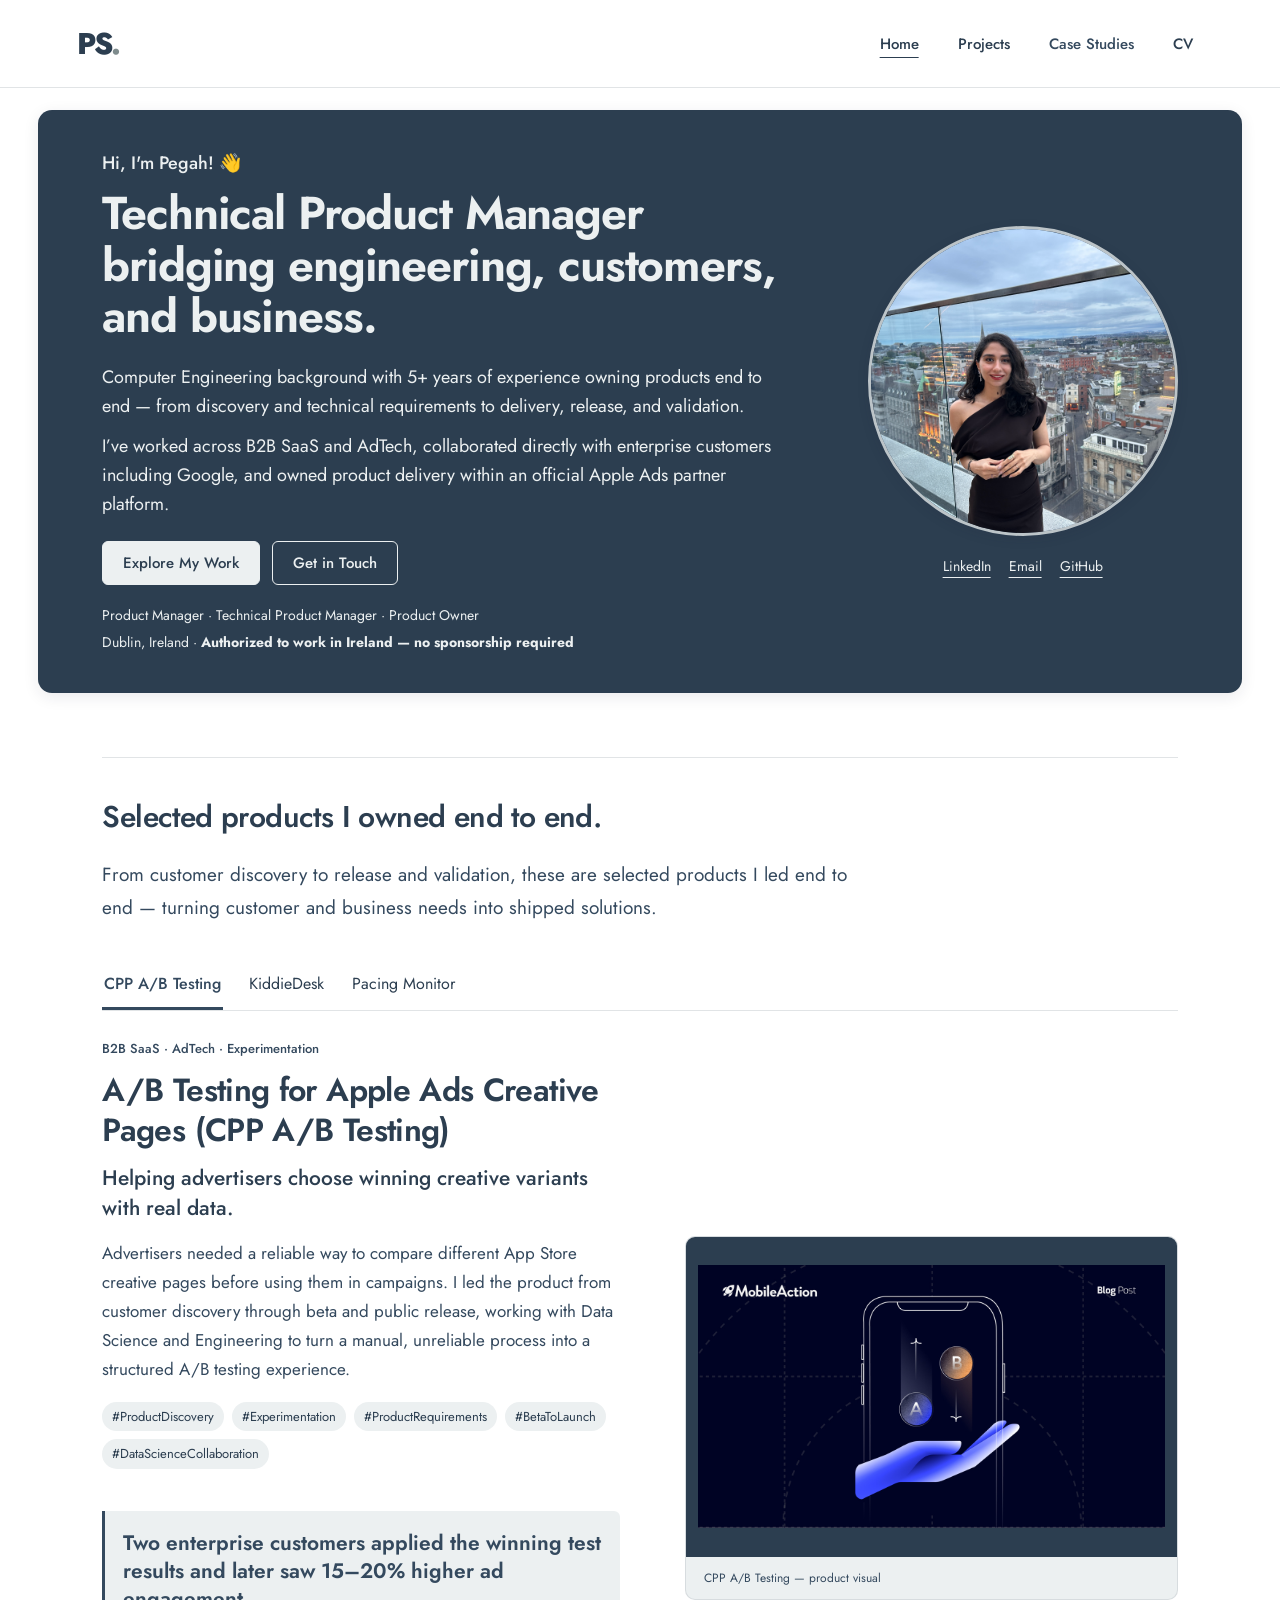
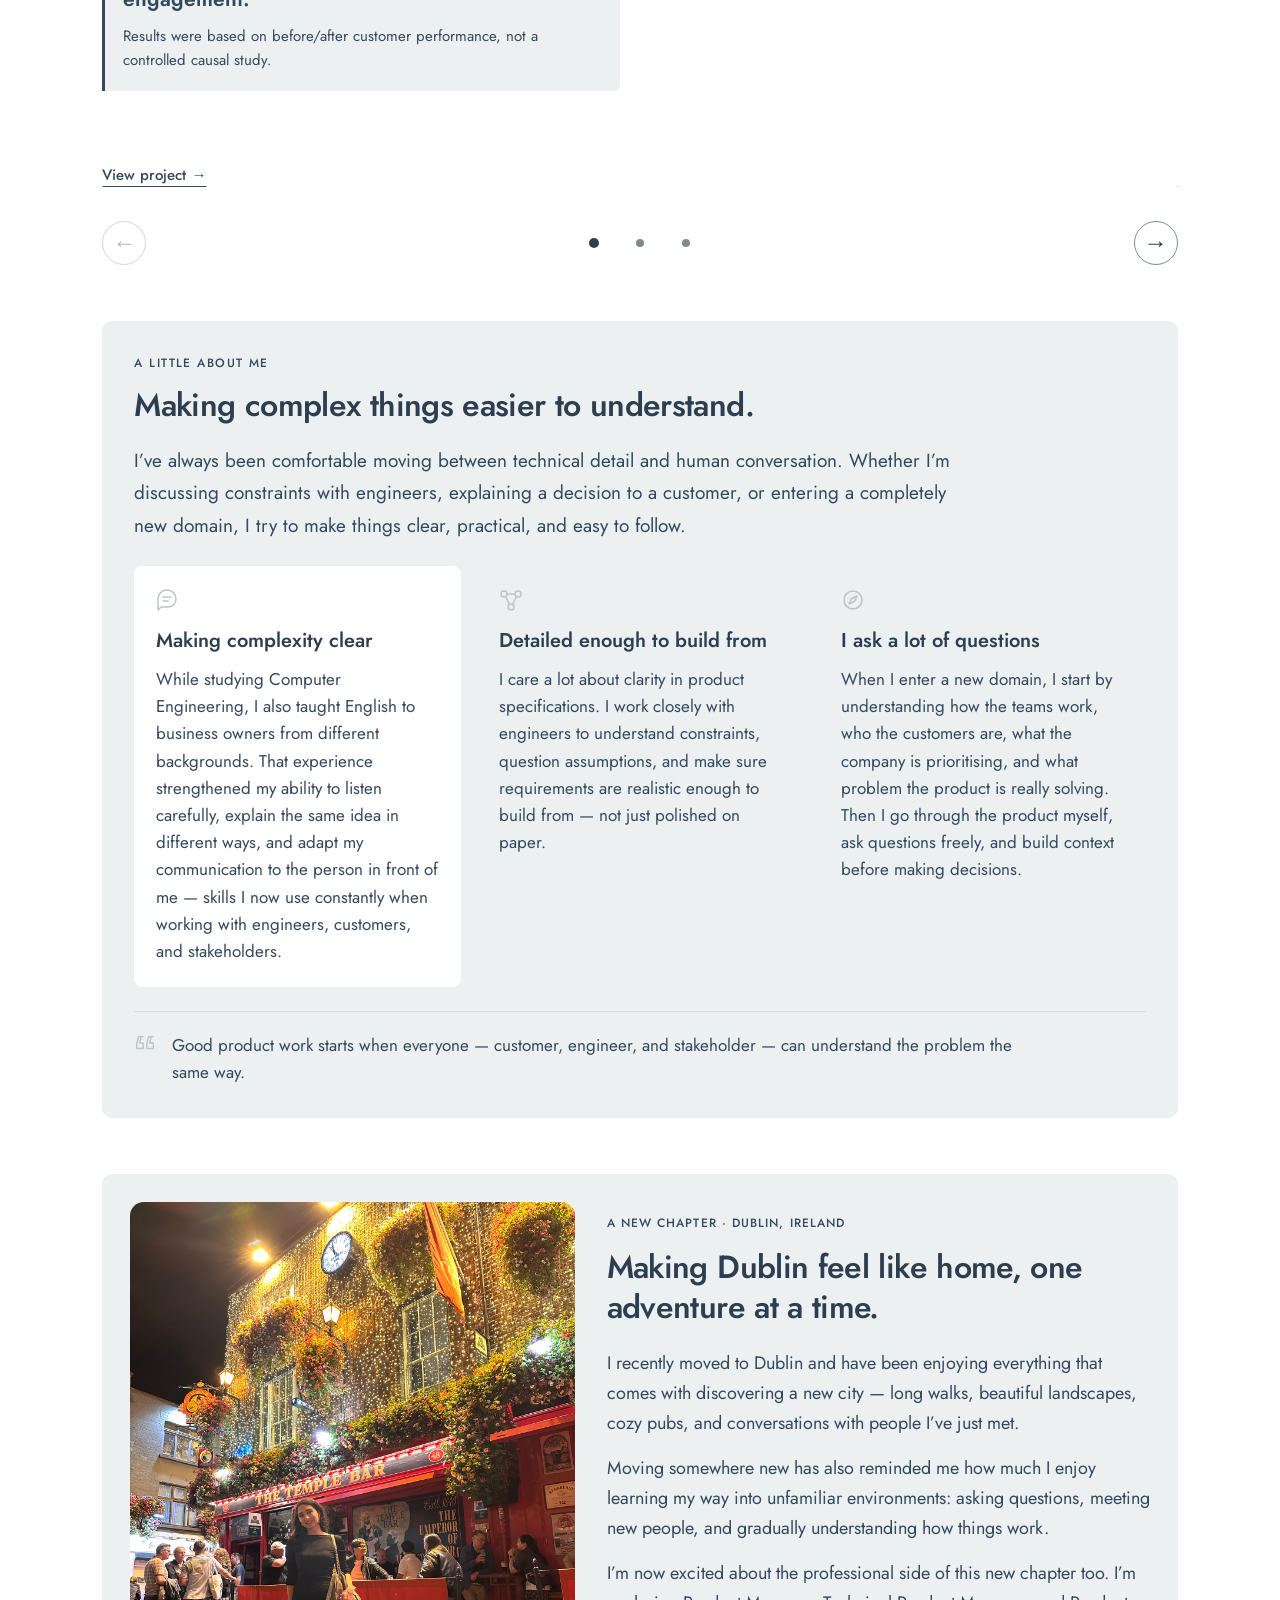
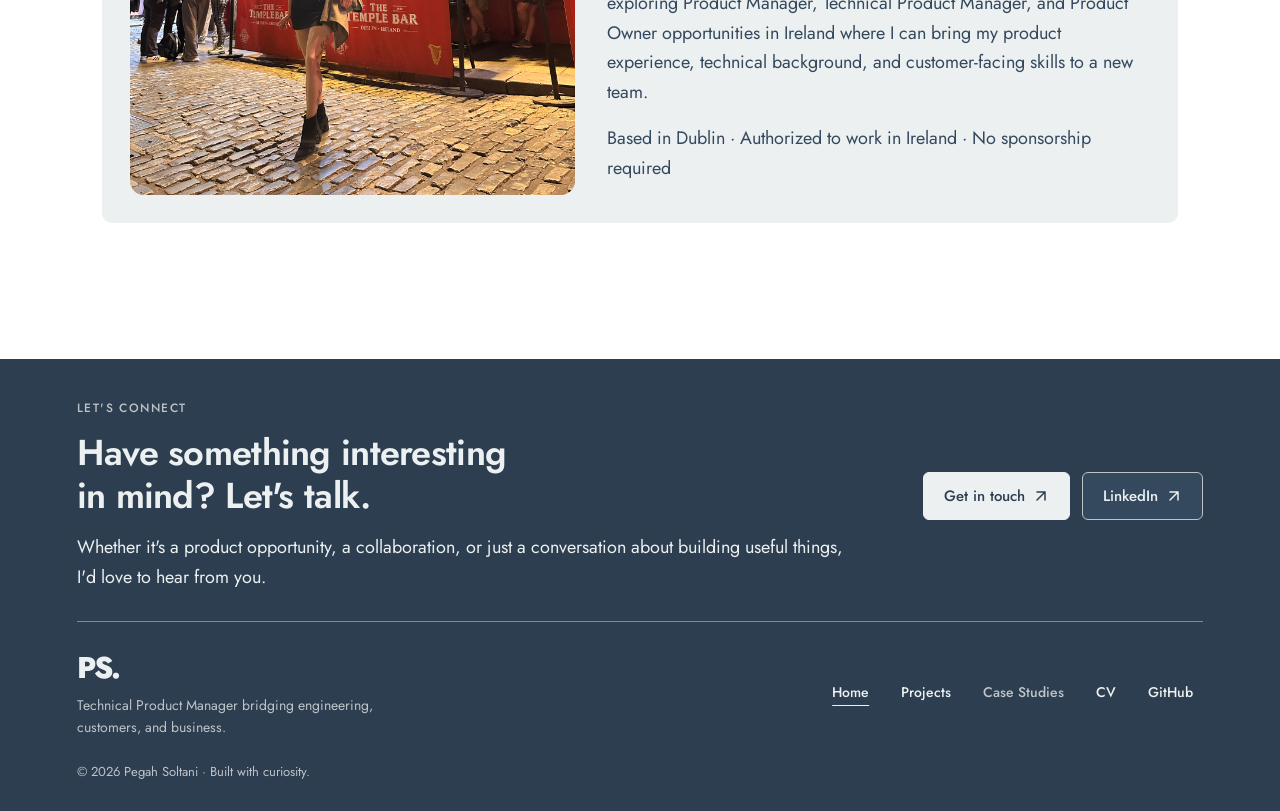
<file: index.html>
<!doctype html>
<html lang="en">
  <head>
    <meta charset="utf-8">
    <meta name="viewport" content="width=device-width, initial-scale=1">
    <meta name="description" content="Pegah Soltani — Technical Product Manager based in Dublin.">
    <title>Pegah Soltani · Product Management</title>
    <link rel="stylesheet" href="assets/styles.css">
    <link rel="stylesheet" href="assets/home-hero.css">
    <link rel="stylesheet" href="assets/featured-projects.css">
    <link rel="stylesheet" href="assets/project-card.css">
    <link rel="stylesheet" href="assets/home-about.css">
    <link rel="stylesheet" href="assets/home-dublin.css">
    <script type="module" src="assets/home.js"></script>
  <link rel="stylesheet" href="assets/site-footer.css">
<script type="module" src="assets/site-footer.js"></script>
</head>
  <body>
    <a class="skip-link" href="#main">Skip to content</a>
    <header class="site-header">
      <a class="wordmark" href="./" aria-label="Pegah Soltani, Home">PS<span>.</span></a>
      <nav aria-label="Main navigation">
        <a href="./" aria-current="page">Home</a>
        <a href="projects/">Projects</a>
        <span aria-disabled="true" title="This section will be built in a later review">Case Studies</span>
        <a href="cv/">CV</a>
      </nav>
    </header>
    <main id="main">
      <section id="home-hero" class="hero" aria-labelledby="hero-headline">
        <img class="city-photo" alt="" hidden>
        <div class="hero-shade"></div>
        <div class="hero-copy">
          <p class="hero-greeting">Hi, I'm Pegah! 👋</p>
          <h1 id="hero-headline">Technical Product Manager bridging engineering, customers, and business.</h1>
          <div class="hero-introduction">
            <p>Computer Engineering background with 5+ years of experience owning products end to end — from discovery and technical requirements to delivery, release, and validation.</p>
            <p>I’ve worked across B2B SaaS and AdTech, collaborated directly with enterprise customers including Google, and owned product delivery within an official Apple Ads partner platform.</p>
          </div>
          <div class="hero-actions" aria-label="Get to know my work">
            <a class="hero-cta-primary" href="projects/">Explore My Work</a>
            <a class="hero-cta-secondary" href="mailto:pegsoltani@gmail.com">Get in Touch</a>
          </div>
          <div class="hero-metadata">
            <p class="hero-title">Product Manager · Technical Product Manager · Product Owner</p>
            <p class="hero-location">Dublin, Ireland · <strong>Authorized to work in Ireland — no sponsorship required</strong></p>
          </div>
        </div>
        <div class="profile">
          <div class="portrait-placeholder">Profile photograph<br><small>Awaiting upload</small></div>
          <img class="portrait-photo" alt="Pegah Soltani" hidden>
          <ul class="contact-links" aria-label="Profile and contact links">
            <li><span aria-disabled="true">LinkedIn</span></li>
            <li><span aria-disabled="true">Email</span></li>
            <li><span aria-disabled="true">GitHub</span></li>
          </ul>
          <p class="contact-placeholder">Contact links awaiting details</p>
        </div>
        <p class="city-placeholder">City photograph · awaiting upload</p>
      </section>
      <div class="home-content">
        <section id="home-featured-projects" class="featured-section" aria-labelledby="projects-heading">
          <h2 id="projects-heading">Selected products I owned end to end.</h2>
          <p class="featured-introduction">From customer discovery to release and validation, these are selected products I led end to end — turning customer and business needs into shipped solutions.</p>
          <div class="featured-projects" id="featured-projects"></div>
        </section>
        <section id="home-about" class="about-section" aria-labelledby="about-heading">
          <p class="about-label" data-copy="aboutLabel">A LITTLE ABOUT ME</p>
          <h2 id="about-heading" data-copy="aboutHeadline">Making complex things easier to understand.</h2>
          <div class="about-copy" data-copy="about"></div>
          <div class="about-tiles">
            <article class="about-tile">
              <svg class="about-icon" viewBox="0 0 24 24" aria-hidden="true" focusable="false"><path d="M20 11a8 8 0 0 1-8 8H5l-3 3V11a9 9 0 0 1 18 0Z"/><path d="M7 9h8M7 13h5"/></svg>
              <h3 data-copy="aboutPeopleTitle">Making complexity clear</h3>
              <p data-copy="aboutPeopleDescription">While studying Computer Engineering, I also taught English to business owners from different backgrounds. That experience strengthened my ability to listen carefully, explain the same idea in different ways, and adapt my communication to the person in front of me — skills I now use constantly when working with engineers, customers, and stakeholders.</p>
            </article>
            <article class="about-tile">
              <svg class="about-icon" viewBox="0 0 24 24" aria-hidden="true" focusable="false"><circle cx="5" cy="6" r="3"/><circle cx="19" cy="6" r="3"/><circle cx="12" cy="19" r="3"/><path d="M8 6h8M6.5 8.5l4 8M17.5 8.5l-4 8"/></svg>
              <h3 data-copy="aboutConnectingTitle">Detailed enough to build from</h3>
              <p data-copy="aboutConnectingDescription">I care a lot about clarity in product specifications. I work closely with engineers to understand constraints, question assumptions, and make sure requirements are realistic enough to build from — not just polished on paper.</p>
            </article>
            <article class="about-tile">
              <svg class="about-icon" viewBox="0 0 24 24" aria-hidden="true" focusable="false"><circle cx="12" cy="12" r="9"/><path d="m16 8-2.5 5.5L8 16l2.5-5.5L16 8Z"/></svg>
              <h3 data-copy="aboutExploringTitle">I ask a lot of questions</h3>
              <p data-copy="aboutExploringDescription">When I enter a new domain, I start by understanding how the teams work, who the customers are, what the company is prioritising, and what problem the product is really solving. Then I go through the product myself, ask questions freely, and build context before making decisions.</p>
            </article>
          </div>
          <div class="about-quote">
            <svg class="about-icon" viewBox="0 0 24 24" aria-hidden="true" focusable="false"><path d="M10 5H5l-2 7v6h7v-6H6l2-7ZM21 5h-5l-2 7v6h7v-6h-4l2-7Z"/></svg>
            <p class="about-closing" data-copy="aboutClosing">Good product work starts when everyone — customer, engineer, and stakeholder — can understand the problem the same way.</p>
          </div>
        </section>
        <section id="home-dublin" class="dublin-section" aria-labelledby="dublin-heading">
          <div class="dublin-layout">
            <img data-photo="dublin" loading="lazy" decoding="async">
            <div class="dublin-story">
              <p class="dublin-label" data-copy="dublinLabel">A NEW CHAPTER · DUBLIN, IRELAND</p>
              <h2 id="dublin-heading" data-copy="dublinHeadline">Making Dublin feel like home, one adventure at a time.</h2>
              <div class="dublin-copy" data-copy="dublin"></div>
            </div>
          </div>
        </section>
      </div>
    </main>
  <div data-site-footer></div>
</body>
</html>
</file>
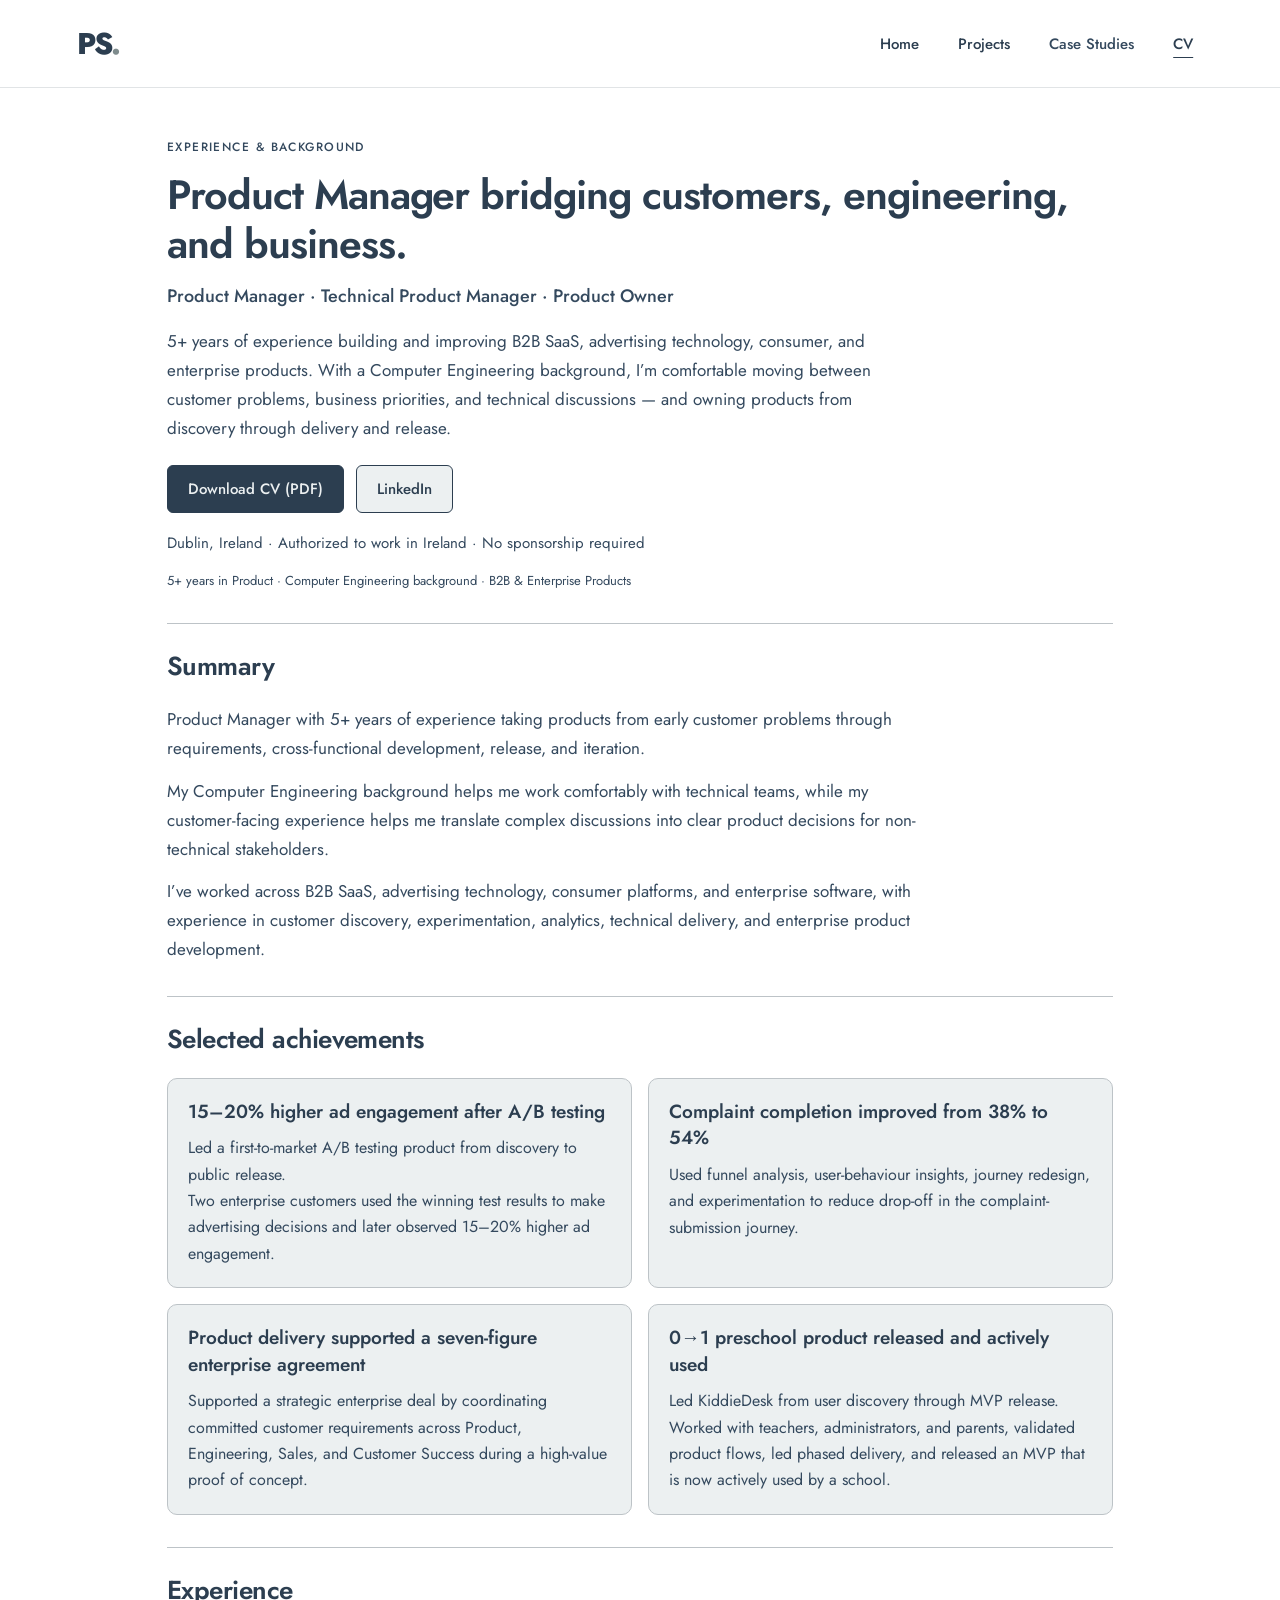
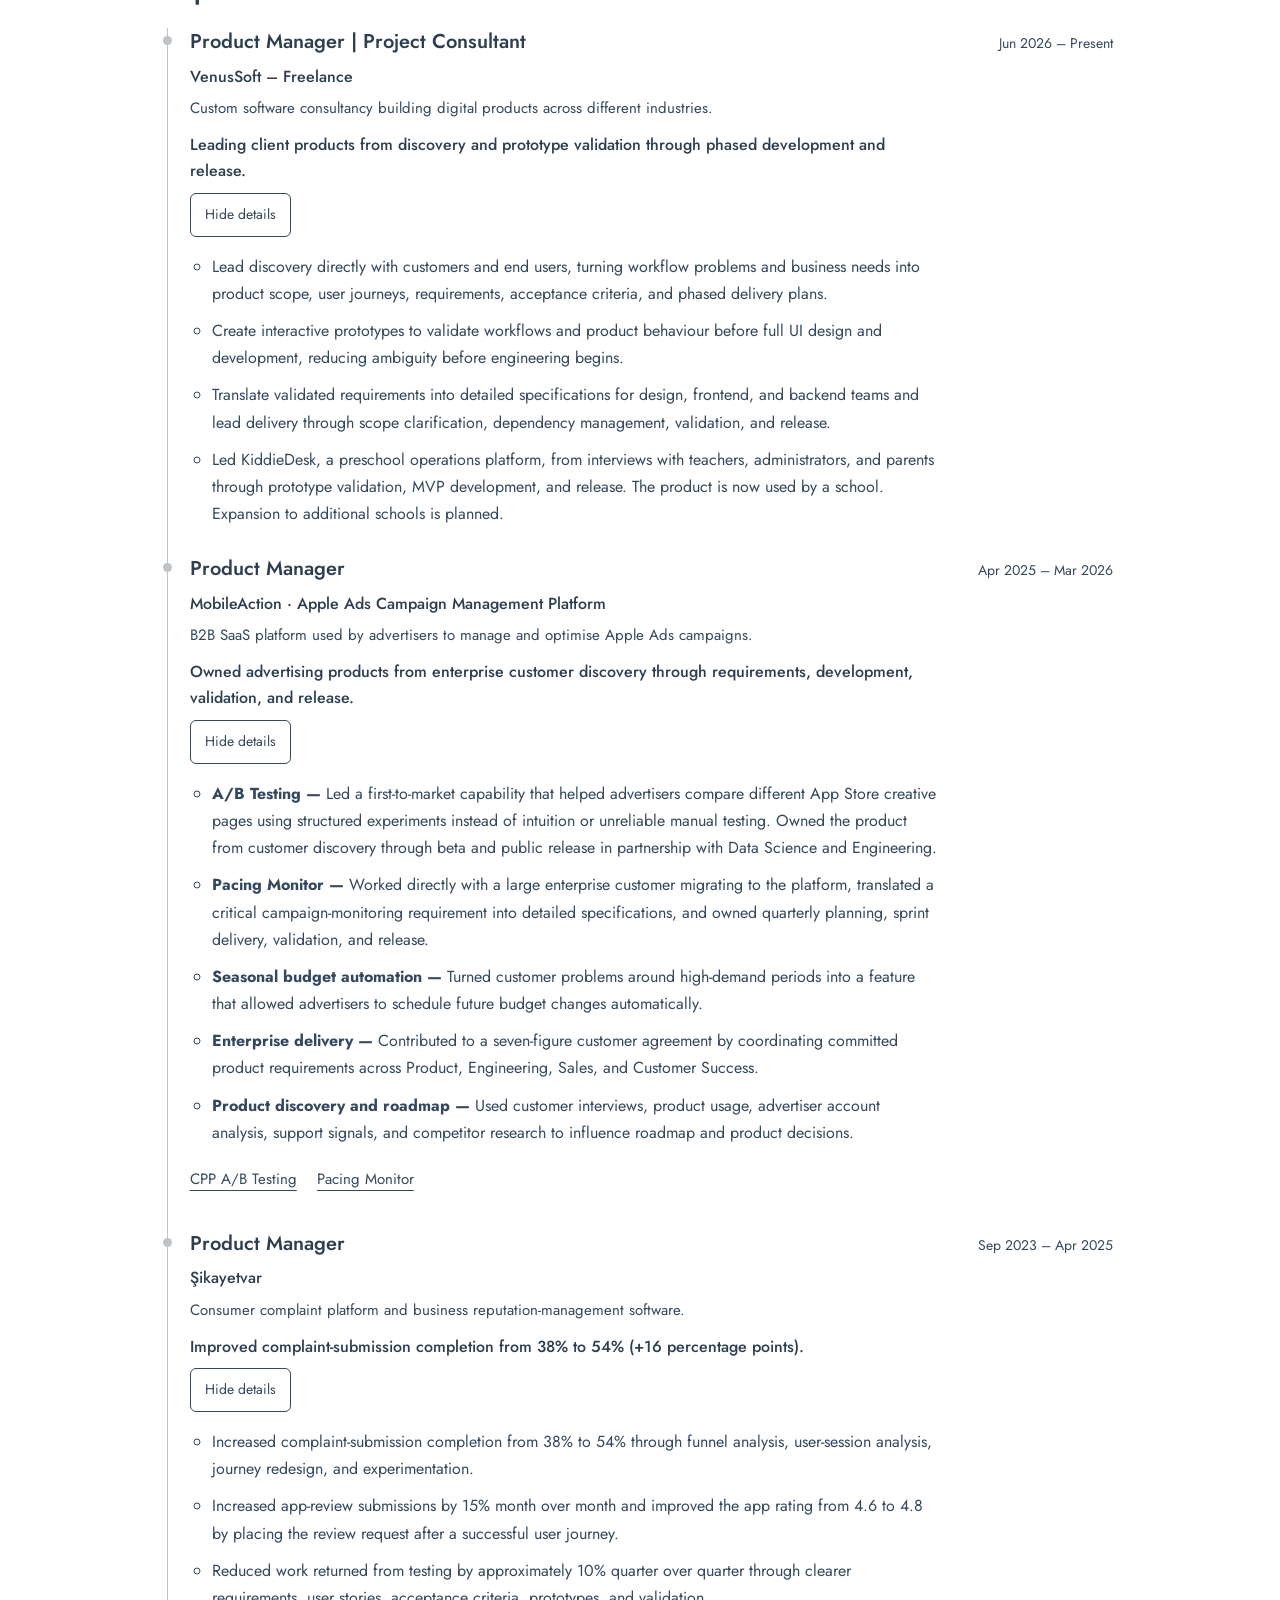
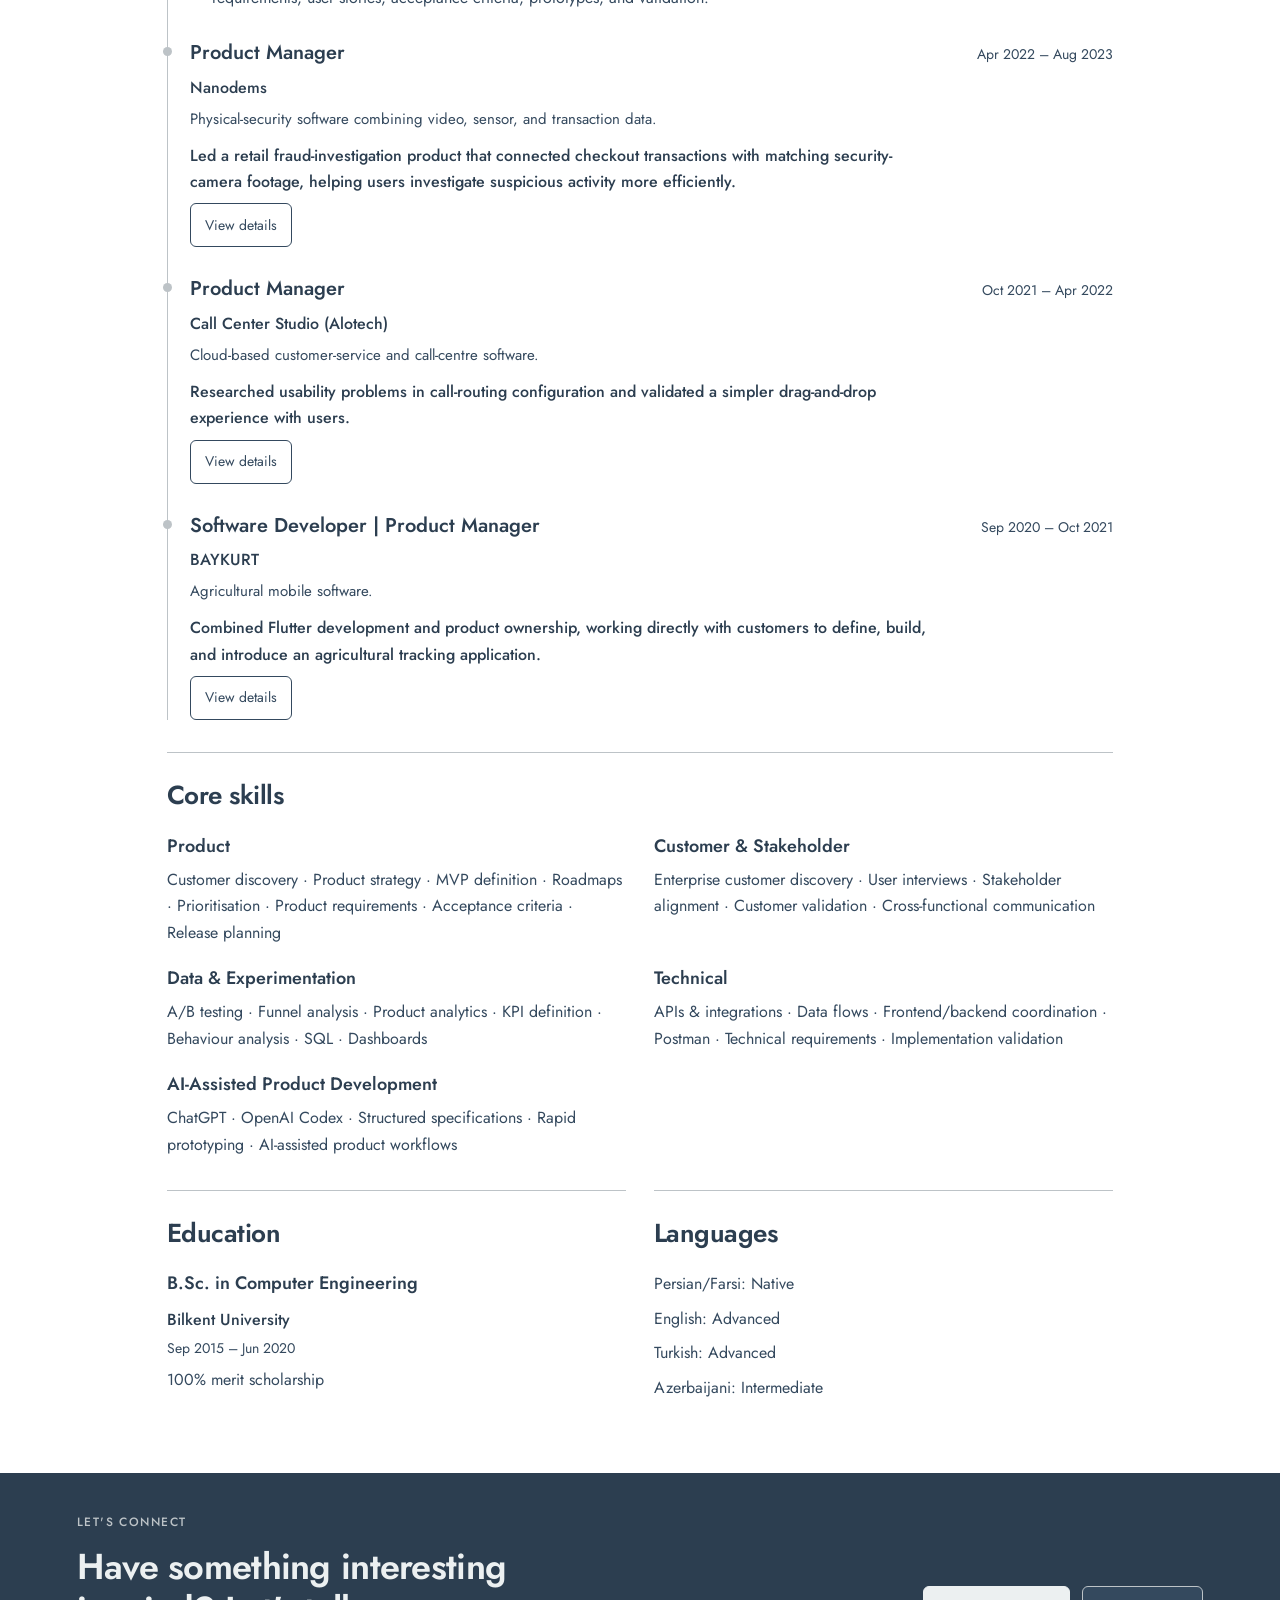
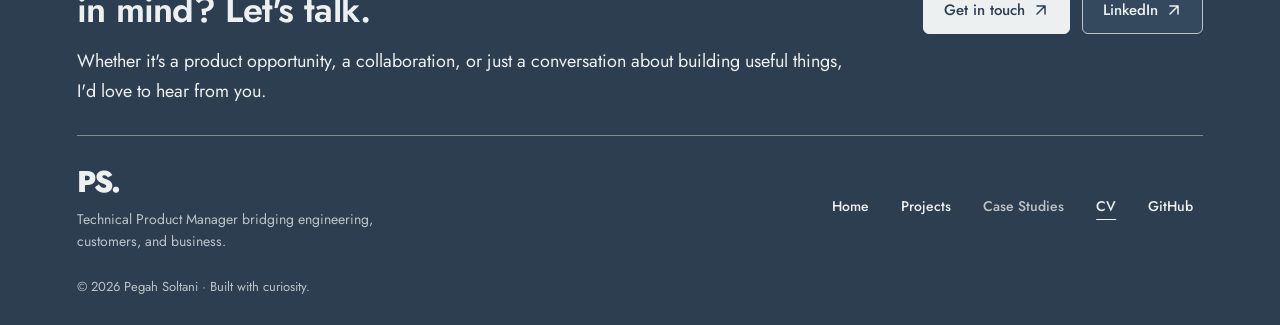
<file: cv/index.html>
<!doctype html>
<html lang="en">
  <head>
    <meta charset="utf-8">
    <meta name="viewport" content="width=device-width, initial-scale=1">
    <meta name="description" content="Read and download Pegah Soltani’s CV.">
    <title>CV · Pegah Soltani</title>
    <link rel="stylesheet" href="../assets/styles.css">
    <link rel="stylesheet" href="../assets/cv.css">
    <script type="module" src="../assets/cv.js"></script>
  <link rel="stylesheet" href="../assets/site-footer.css">
<script type="module" src="../assets/site-footer.js"></script>
</head>
  <body>
    <a class="skip-link" href="#main">Skip to content</a>
    <header class="site-header">
      <a class="wordmark" href="../" aria-label="Pegah Soltani, Home">PS<span>.</span></a>
      <nav aria-label="Main navigation">
        <a href="../">Home</a>
        <a href="../projects/">Projects</a>
        <span aria-disabled="true" title="This section will be built in a later review">Case Studies</span>
        <a href="./" aria-current="page">CV</a>
      </nav>
    </header>
    <main id="main" class="cv-page">
      <header class="cv-introduction" aria-labelledby="cv-title">
        <p class="cv-eyebrow">EXPERIENCE &amp; BACKGROUND</p>
        <h1 id="cv-title">Product Manager bridging customers, engineering, and business.</h1>
        <p class="cv-subtitle">Product Manager · Technical Product Manager · Product Owner</p>
        <p class="cv-lead">5+ years of experience building and improving B2B SaaS, advertising technology, consumer, and enterprise products. With a Computer Engineering background, I’m comfortable moving between customer problems, business priorities, and technical discussions — and owning products from discovery through delivery and release.</p>
        <div class="cv-actions" aria-label="Résumé and professional profile">
          <a class="cv-download" href="../assets/Pegah-Soltani-CV.pdf" download="Pegah-Soltani-CV.pdf">Download CV (PDF)</a>
          <a class="cv-linkedin" href="https://www.linkedin.com/in/pegahsoltani" target="_blank" rel="noopener noreferrer">LinkedIn</a>
        </div>
        <p class="cv-eligibility">Dublin, Ireland · Authorized to work in Ireland · No sponsorship required</p>
        <ul class="cv-metadata" aria-label="Professional background">
          <li>5+ years in Product · Computer Engineering background · B2B &amp; Enterprise Products</li>
        </ul>
      </header>
      <section class="cv-section cv-summary" aria-labelledby="cv-summary">
        <h2 id="cv-summary">Summary</h2>
        <p>Product Manager with 5+ years of experience taking products from early customer problems through requirements, cross-functional development, release, and iteration.</p>
        <p>My Computer Engineering background helps me work comfortably with technical teams, while my customer-facing experience helps me translate complex discussions into clear product decisions for non-technical stakeholders.</p>
        <p>I’ve worked across B2B SaaS, advertising technology, consumer platforms, and enterprise software, with experience in customer discovery, experimentation, analytics, technical delivery, and enterprise product development.</p>
      </section>
      <section class="cv-section" aria-labelledby="cv-achievements">
        <h2 id="cv-achievements">Selected achievements</h2>
        <div class="cv-achievements" id="cv-achievement-cards"></div>
      </section>
      <section class="cv-section" aria-labelledby="cv-experience">
        <h2 id="cv-experience">Experience</h2>
        <ol class="cv-timeline" id="cv-role-list" aria-label="Employment history"></ol>
      </section>
      <section class="cv-section" aria-labelledby="cv-skills">
        <h2 id="cv-skills">Core skills</h2>
        <div class="cv-skills" id="cv-skill-groups"></div>
      </section>
      <div class="cv-learning">
        <section class="cv-section" aria-labelledby="cv-education">
          <h2 id="cv-education">Education</h2>
          <h3>B.Sc. in Computer Engineering</h3>
          <p class="cv-university">Bilkent University</p>
          <p class="cv-dates">Sep 2015 – Jun 2020</p>
          <p>100% merit scholarship</p>
        </section>
        <section class="cv-section" aria-labelledby="cv-languages">
          <h2 id="cv-languages">Languages</h2>
          <ul class="cv-languages">
            <li>Persian/Farsi: Native</li>
            <li>English: Advanced</li>
            <li>Turkish: Advanced</li>
            <li>Azerbaijani: Intermediate</li>
          </ul>
        </section>
      </div>
    </main>
  <div data-site-footer></div>
</body>
</html>
</file>
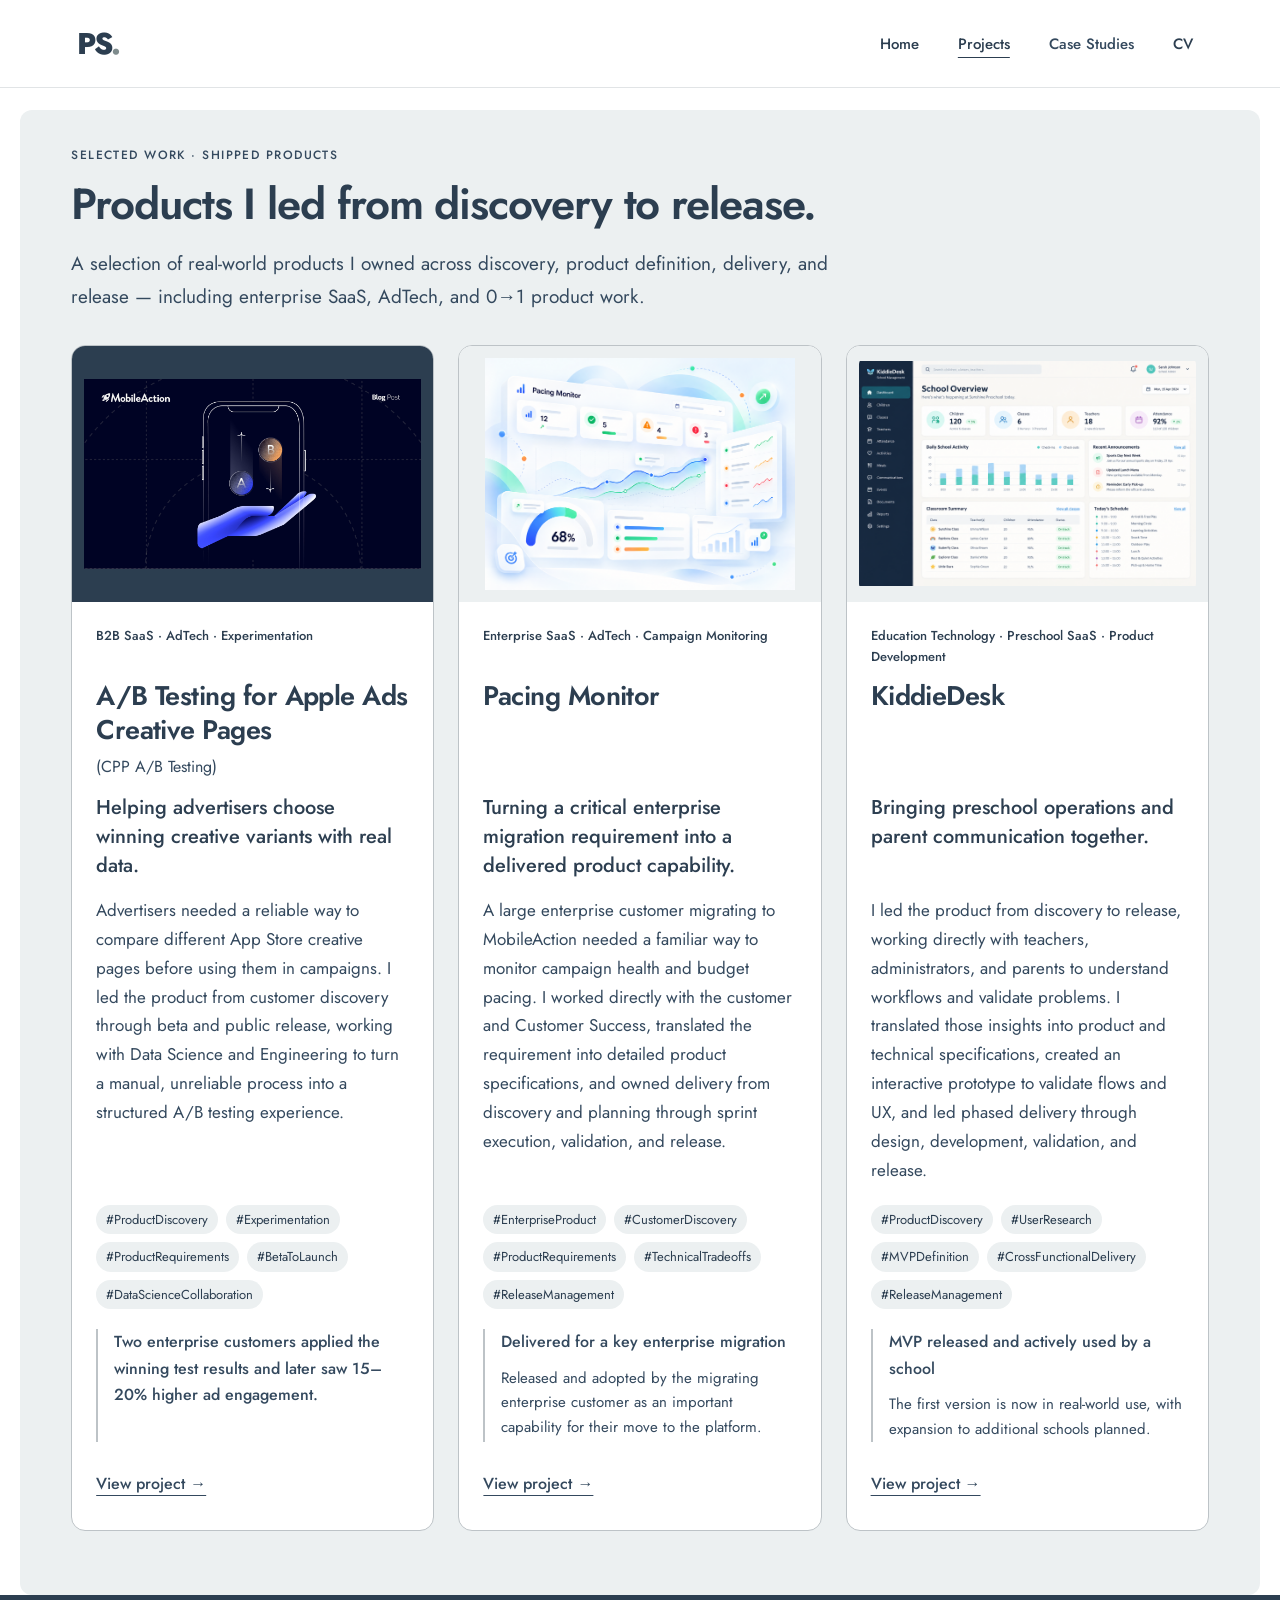
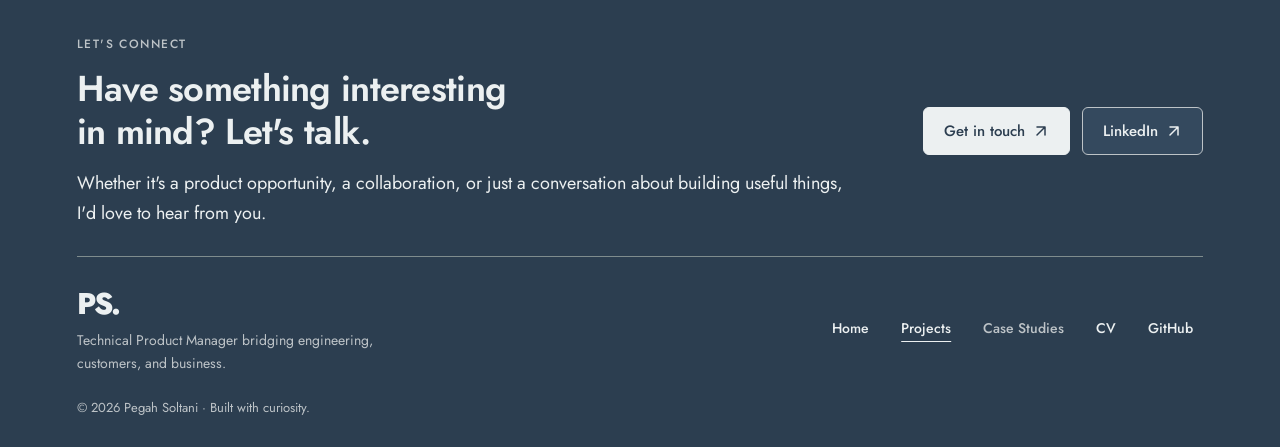
<file: projects/index.html>
<!doctype html>
<html lang="en">
<head>
<meta charset="utf-8">
<meta name="viewport" content="width=device-width, initial-scale=1">
<title>Projects · Pegah Soltani</title>
<link rel="stylesheet" href="../assets/styles.css">
<link rel="stylesheet" href="../assets/projects-gallery.css">
<link rel="stylesheet" href="../assets/project-card.css">
<script type="module" src="../assets/projects-gallery.js"></script>
<link rel="stylesheet" href="../assets/site-footer.css">
<script type="module" src="../assets/site-footer.js"></script>
</head>
<body>
<a class="skip-link" href="#main">Skip to content</a><header class="site-header"><a class="wordmark" href="../" aria-label="Pegah Soltani, Home">PS<span>.</span></a><nav aria-label="Main navigation"><a href="../">Home</a><a href="../projects/" aria-current="page">Projects</a><span aria-disabled="true" title="This section will be built in a later review">Case Studies</span><a href="../cv/">CV</a></nav></header><main id="main" class="projects-gallery-page">
<header class="gallery-header"><p class="gallery-eyebrow">SELECTED WORK · SHIPPED PRODUCTS</p>
<h1>Products I led from discovery to release.</h1>
<p class="gallery-intro">A selection of real-world products I owned across discovery, product definition, delivery, and release — including enterprise SaaS, AdTech, and 0→1 product work.</p></header>
<div class="gallery-grid" id="projects-gallery"></div></main>
<div data-site-footer></div>
</body>
</html>
</file>
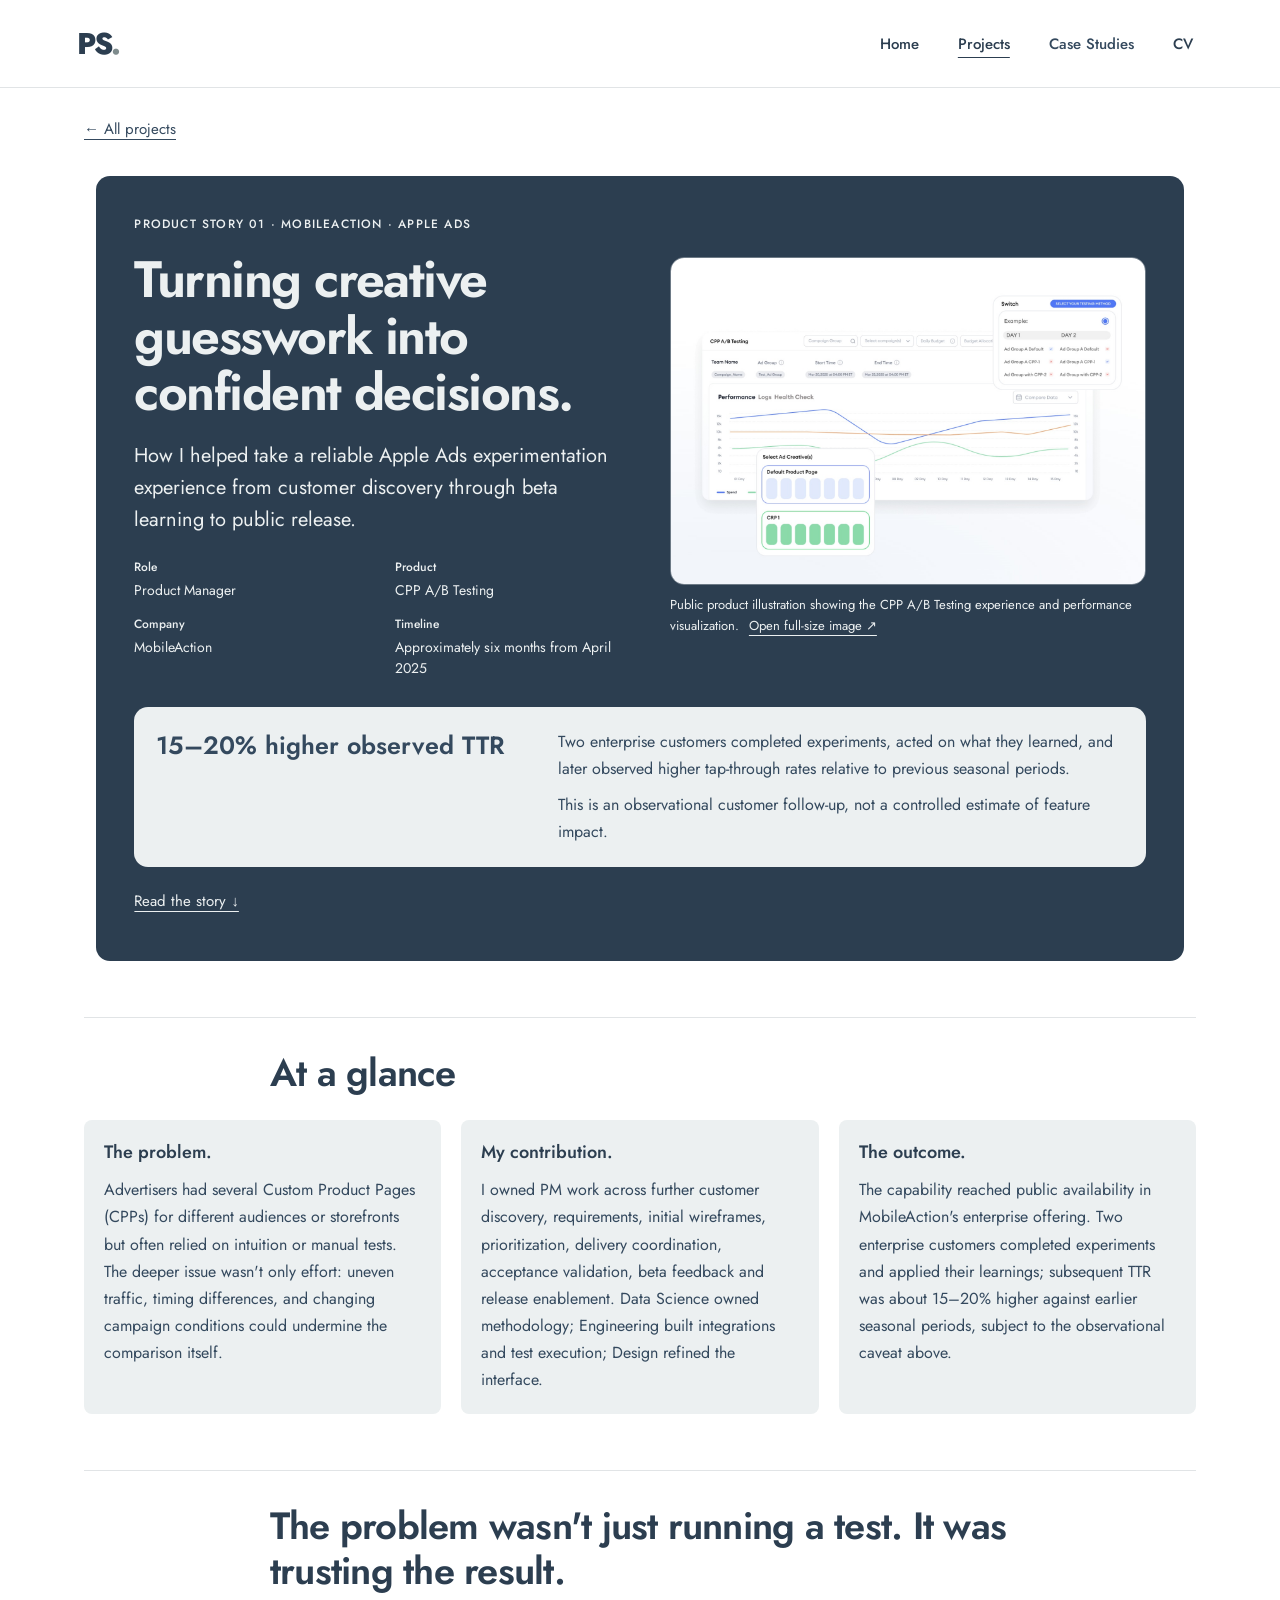
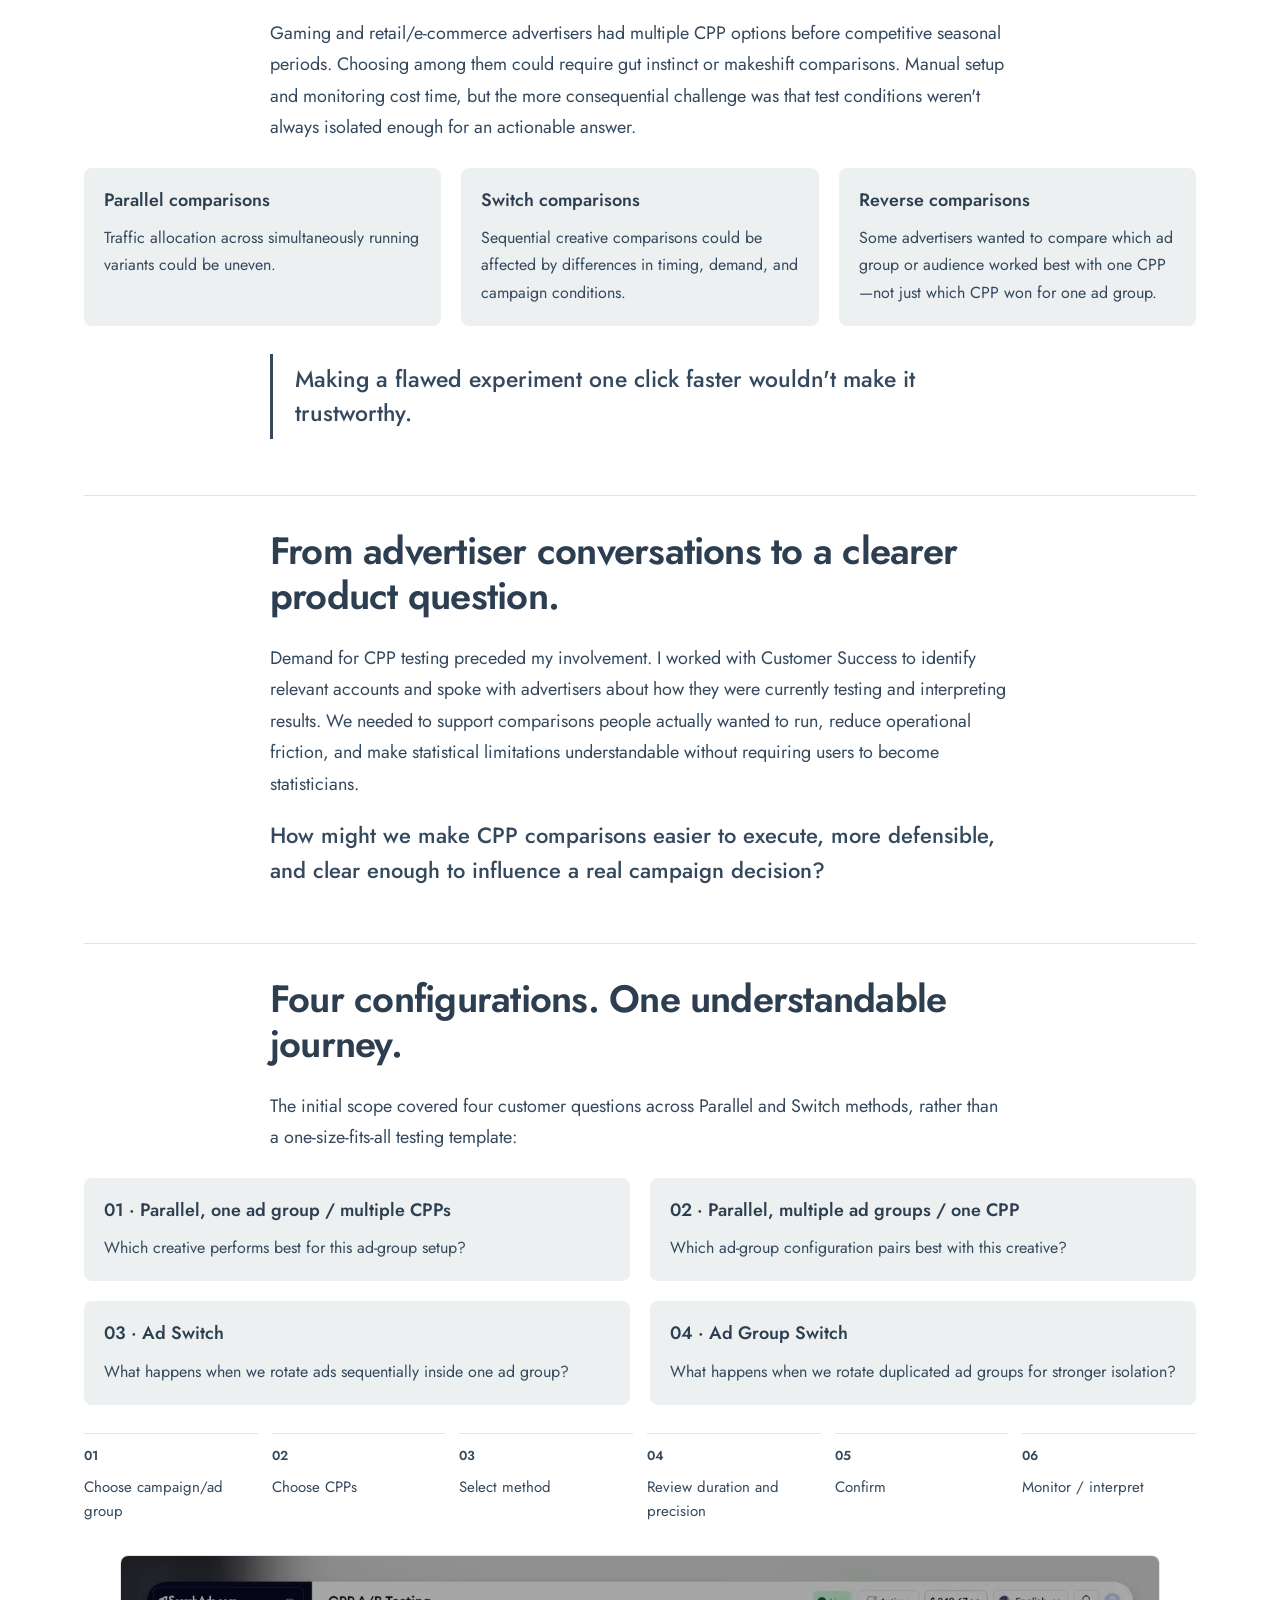
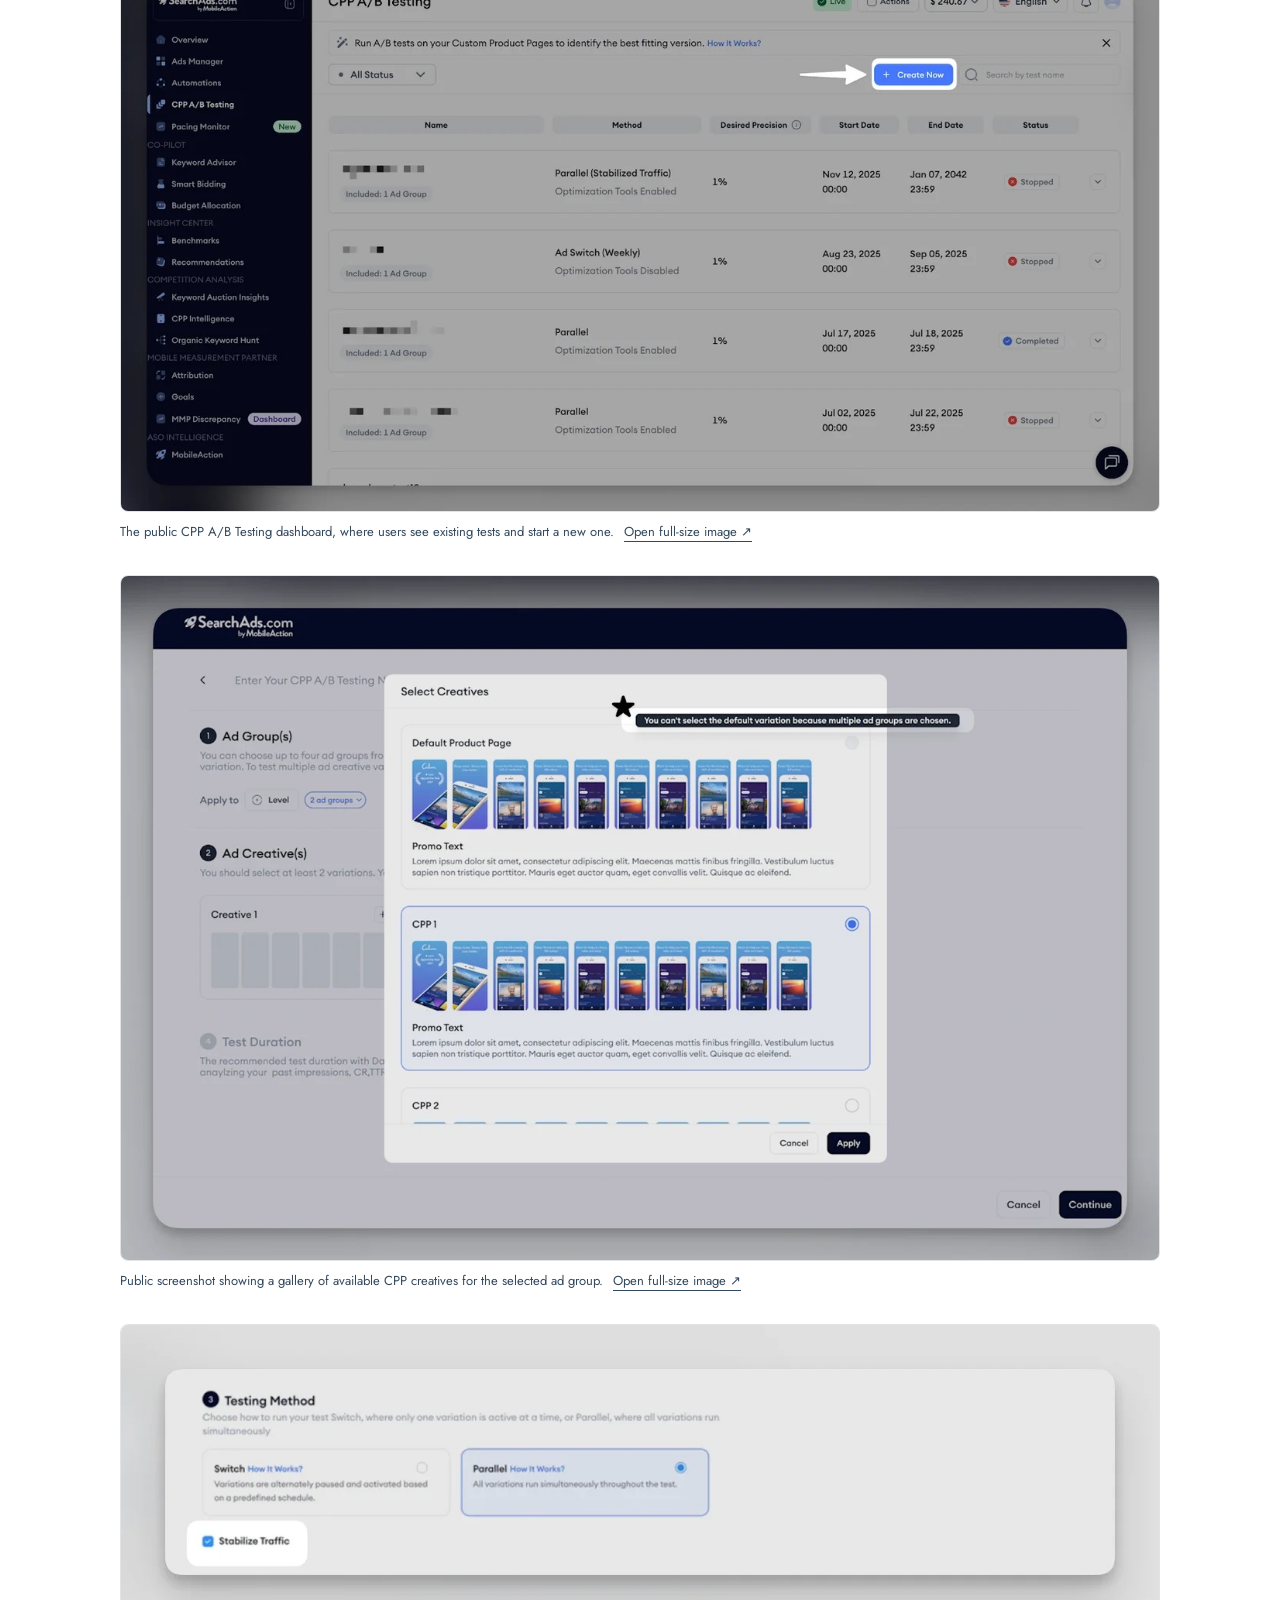
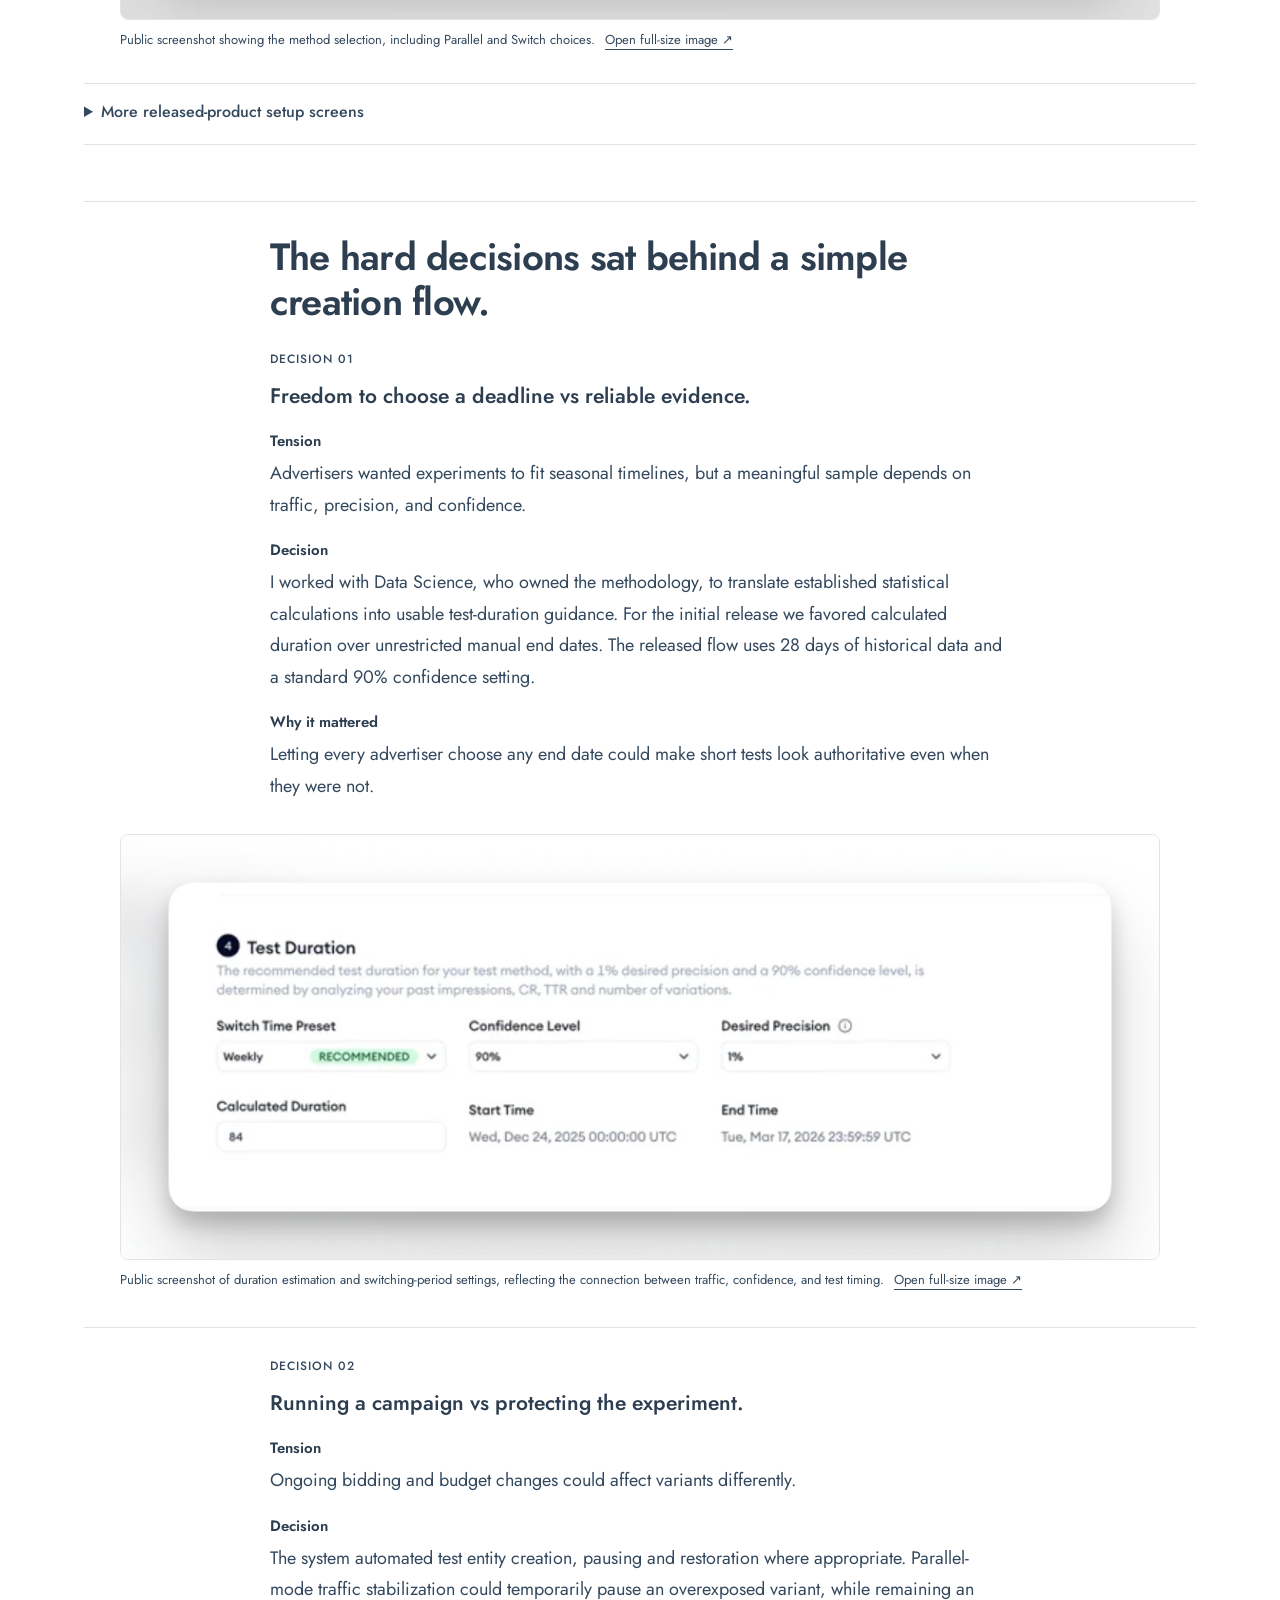
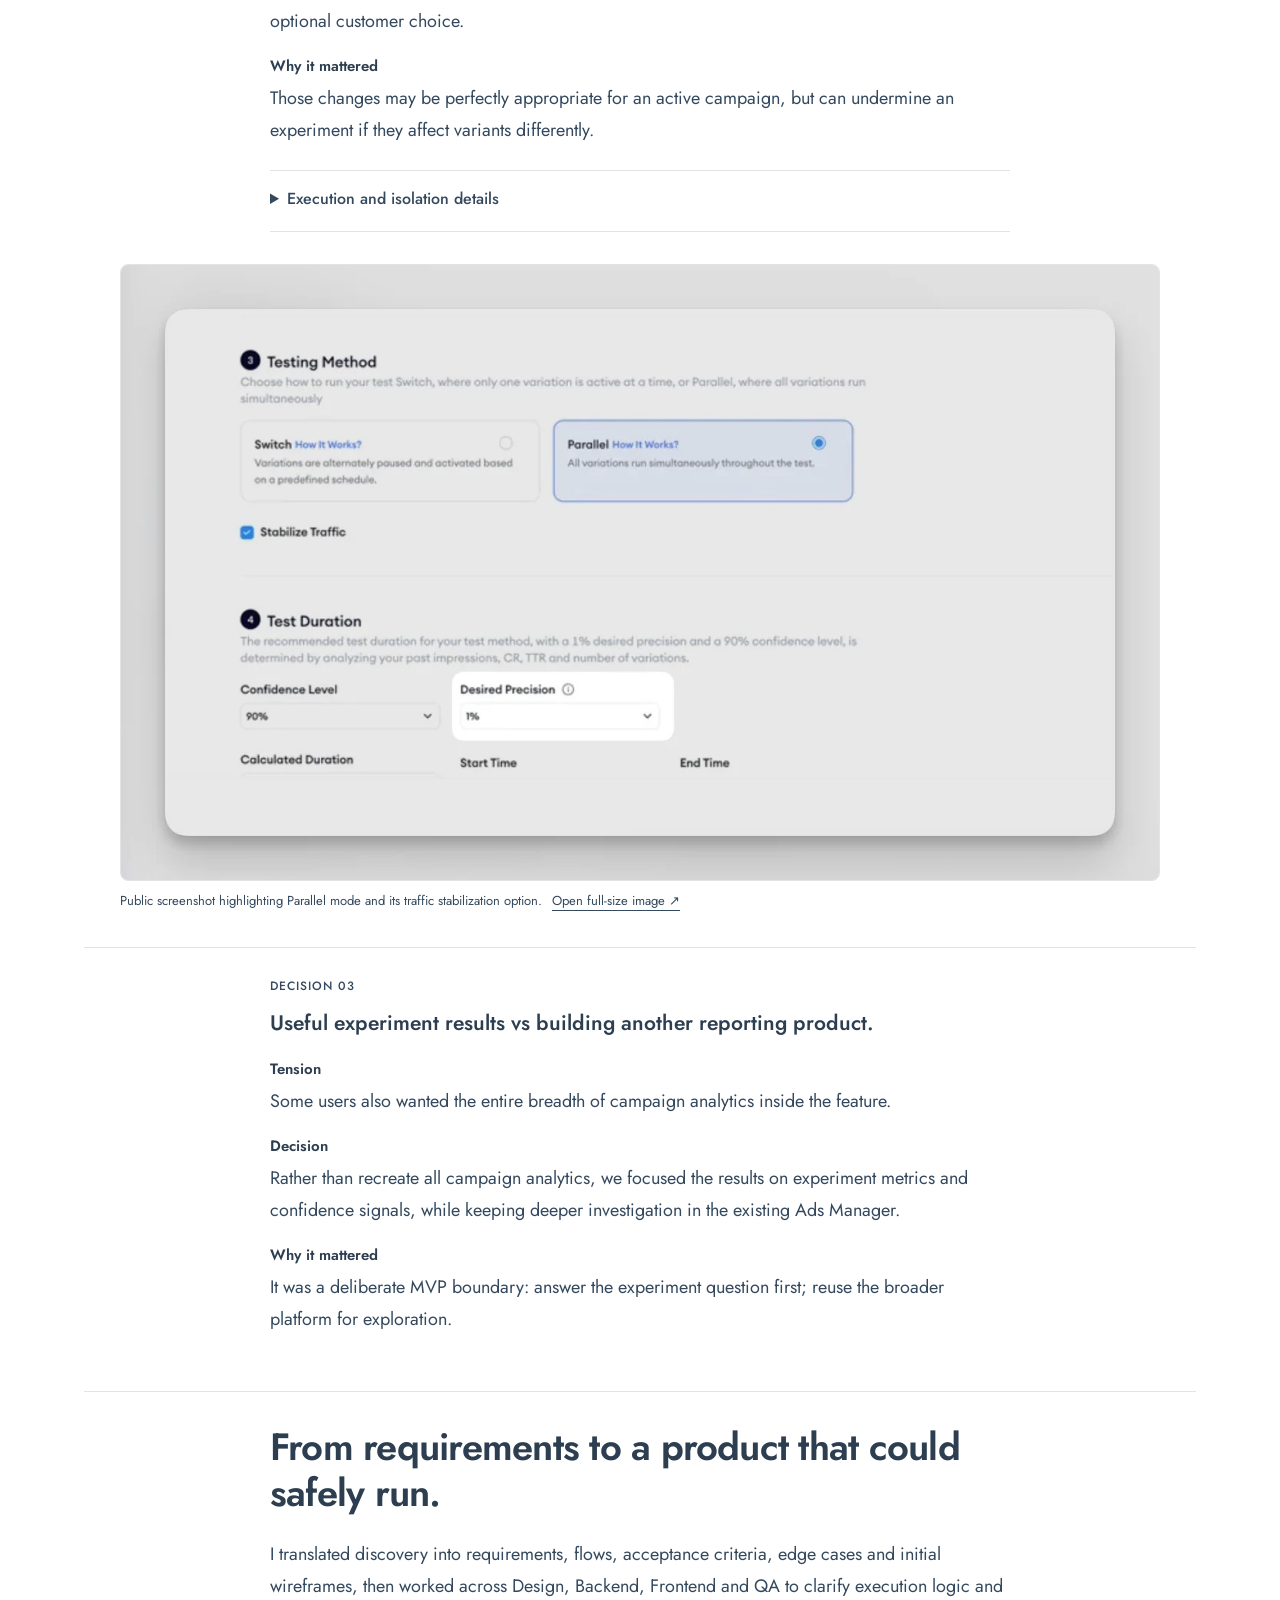
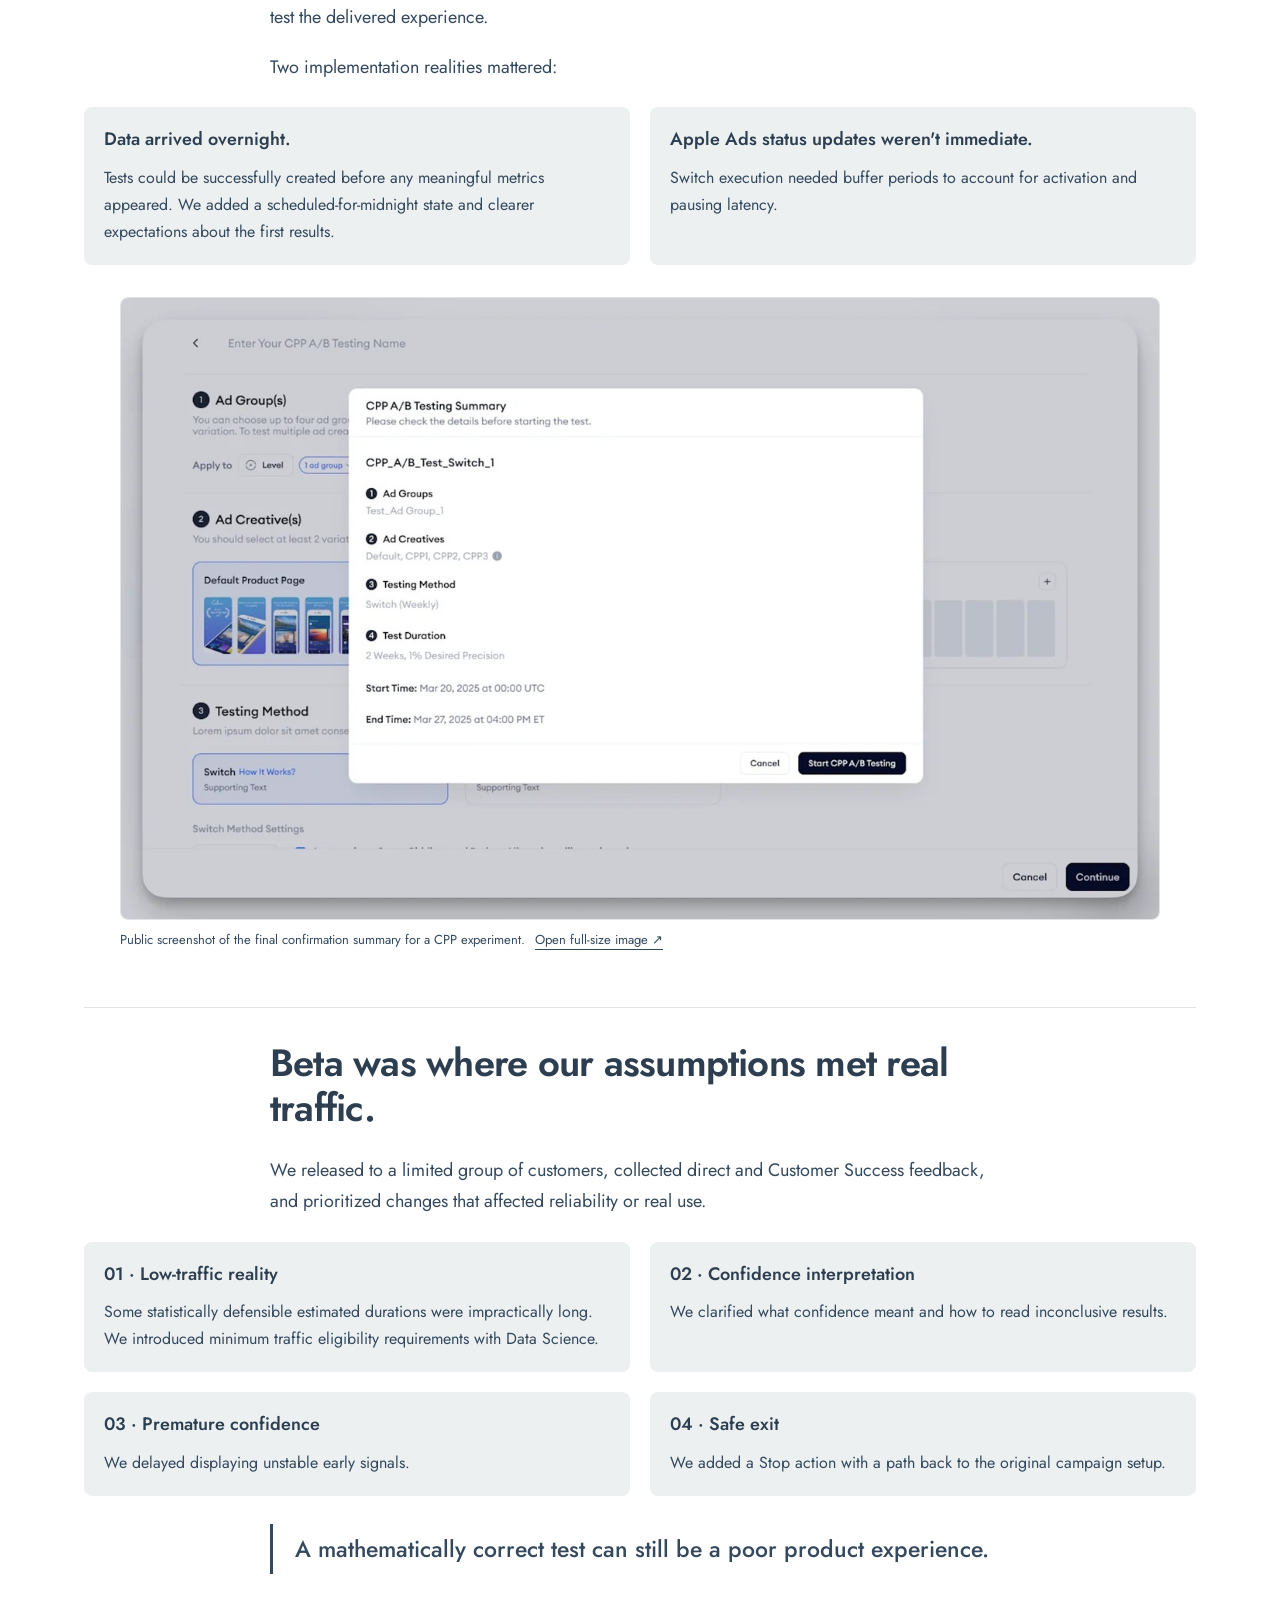
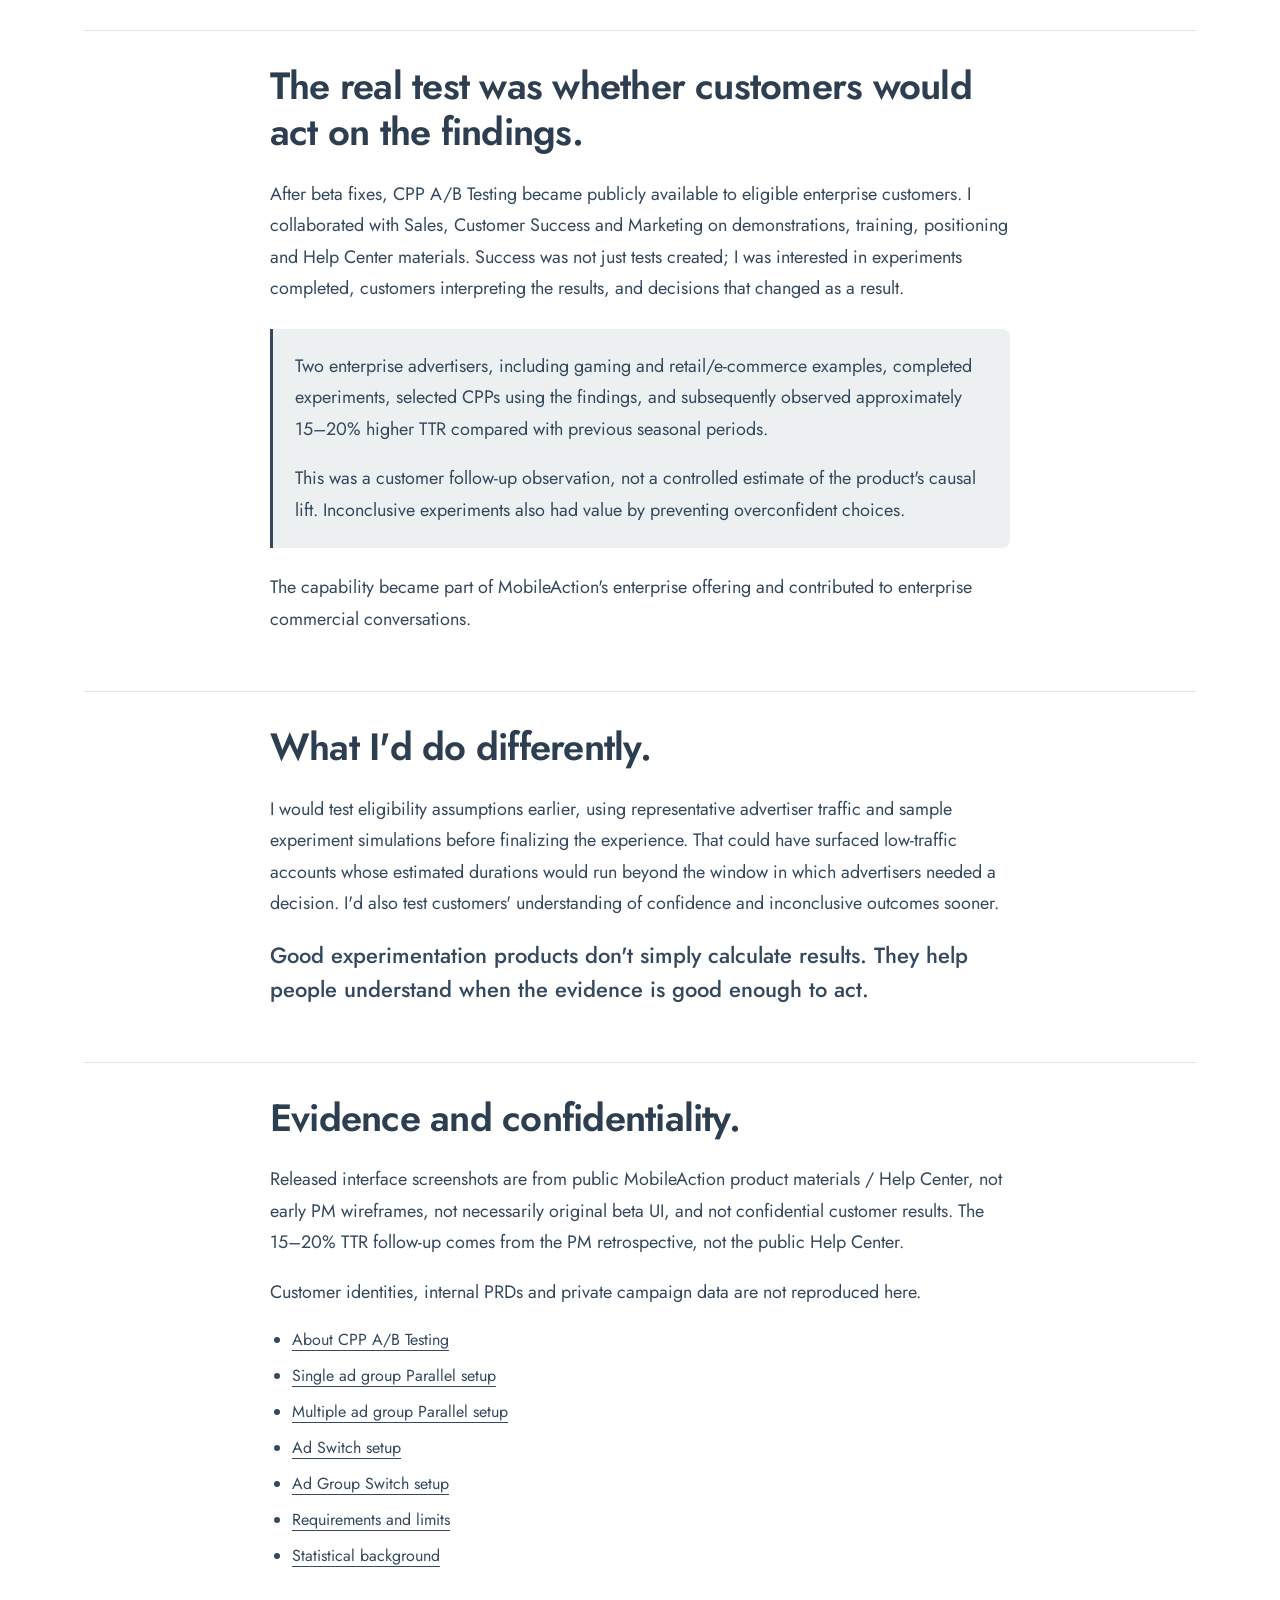
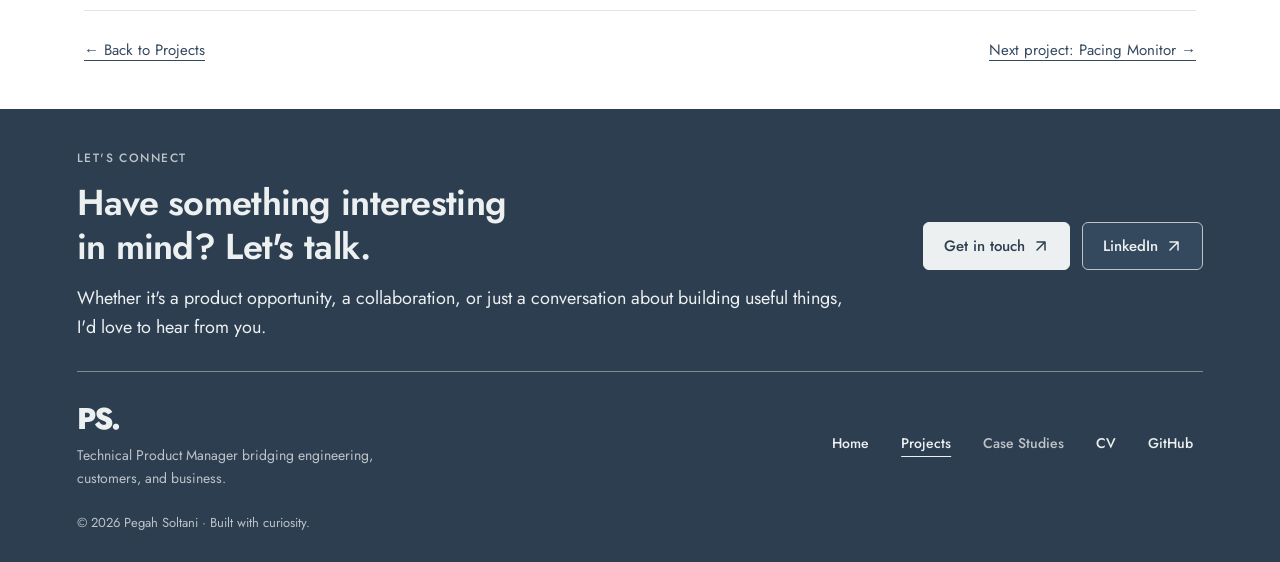
<file: projects/cpp-ab-testing/index.html>
<!doctype html>
<html lang="en">
  <head>
    <meta charset="utf-8">
    <meta name="viewport" content="width=device-width, initial-scale=1">
    <meta name="description" content="Pegah Soltani’s product management work on CPP A/B Testing at MobileAction, from customer discovery to public release.">
    <title>CPP A/B Testing · Pegah Soltani</title>
    <link rel="stylesheet" href="../../assets/styles.css">
    <link rel="stylesheet" href="../../assets/cpp-story.css">
  <link rel="stylesheet" href="../../assets/site-footer.css">
<script type="module" src="../../assets/site-footer.js"></script>
</head>
  <body class="cpp-story-page">
    <a class="skip-link" href="#main">Skip to content</a>
    <header class="site-header">
      <a class="wordmark" href="../../" aria-label="Pegah Soltani, Home">PS<span>.</span></a>
      <nav aria-label="Main navigation">
        <a href="../../">Home</a><a href="../" aria-current="page">Projects</a>
        <span aria-disabled="true" title="This section will be built in a later review">Case Studies</span>
        <a href="../../cv/">CV</a>
      </nav>
    </header>
    <main id="main" class="cpp-story"><div class="cpp-breadcrumb"><a href="../">← All projects</a></div>
<header class="cpp-hero cpp-showcase">
<div class="cpp-hero-grid">
<div>
<p class="cpp-eyebrow">PRODUCT STORY 01 · MOBILEACTION · APPLE ADS</p>
<h1>Turning creative guesswork into confident decisions.</h1>
<p class="cpp-deck">How I helped take a reliable Apple Ads experimentation experience from customer discovery through beta learning to public release.</p>
<dl class="cpp-metadata">
<div>
<dt>Role</dt>
<dd>Product Manager</dd>
</div>
<div>
<dt>Product</dt>
<dd>CPP A/B Testing</dd>
</div>
<div>
<dt>Company</dt>
<dd>MobileAction</dd>
</div>
<div>
<dt>Timeline</dt>
<dd>Approximately six months from April 2025</dd>
</div>
</dl>
</div>
<figure class="cpp-figure"><a href="../../assets/cpp-ab-testing/public-product-illustration.jpg" target="_blank" rel="noopener noreferrer" aria-label="Open full-size image: Public product illustration showing the CPP A/B Testing experience and performance visualization."><img src="../../assets/cpp-ab-testing/public-product-illustration.jpg" alt="Public product illustration showing the CPP A/B Testing experience and performance visualization." width="1502" height="1036" loading="eager" decoding="async"></a><figcaption>Public product illustration showing the CPP A/B Testing experience and performance visualization. <a href="../../assets/cpp-ab-testing/public-product-illustration.jpg" target="_blank" rel="noopener noreferrer">Open full-size image ↗</a></figcaption></figure>
</div>
<div class="cpp-outcome-summary">
<strong>15–20% higher observed TTR</strong><div>
<p>Two enterprise customers completed experiments, acted on what they learned, and later observed higher tap-through rates relative to previous seasonal periods.</p>
<p class="cpp-caveat">This is an observational customer follow-up, not a controlled estimate of feature impact.</p>
</div>
</div>
<a class="cpp-read-story" href="#challenge">Read the story ↓</a></header><article aria-label="CPP A/B Testing product story"><section id="at-a-glance" class="cpp-section" aria-labelledby="at-a-glance-heading"><div class="cpp-reading"><h2 id="at-a-glance-heading">At a glance</h2></div>
<div class="cpp-modules cpp-glance">
<div class="cpp-module">
<h3>The problem.</h3>
<p>Advertisers had several Custom Product Pages (CPPs) for different audiences or storefronts but often relied on intuition or manual tests. The deeper issue wasn't only effort: uneven traffic, timing differences, and changing campaign conditions could undermine the comparison itself.</p>
</div>
<div class="cpp-module">
<h3>My contribution.</h3>
<p>I owned PM work across further customer discovery, requirements, initial wireframes, prioritization, delivery coordination, acceptance validation, beta feedback and release enablement. Data Science owned methodology; Engineering built integrations and test execution; Design refined the interface.</p>
</div>
<div class="cpp-module">
<h3>The outcome.</h3>
<p>The capability reached public availability in MobileAction's enterprise offering. Two enterprise customers completed experiments and applied their learnings; subsequent TTR was about 15–20% higher against earlier seasonal periods, subject to the observational caveat above.</p>
</div>
</div></section><section id="challenge" class="cpp-section" aria-labelledby="challenge-heading"><div class="cpp-reading">
<h2 id="challenge-heading">The problem wasn't just running a test. It was trusting the result.</h2>
<p>Gaming and retail/e-commerce advertisers had multiple CPP options before competitive seasonal periods. Choosing among them could require gut instinct or makeshift comparisons. Manual setup and monitoring cost time, but the more consequential challenge was that test conditions weren't always isolated enough for an actionable answer.</p>
</div>
<div class="cpp-modules ">
<div class="cpp-module">
<h3>Parallel comparisons</h3>
<p>Traffic allocation across simultaneously running variants could be uneven.</p>
</div>
<div class="cpp-module">
<h3>Switch comparisons</h3>
<p>Sequential creative comparisons could be affected by differences in timing, demand, and campaign conditions.</p>
</div>
<div class="cpp-module">
<h3>Reverse comparisons</h3>
<p>Some advertisers wanted to compare which ad group or audience worked best with one CPP—not just which CPP won for one ad group.</p>
</div>
</div>
<div class="cpp-reading"><blockquote>Making a flawed experiment one click faster wouldn't make it trustworthy.</blockquote></div></section><section id="discovery" class="cpp-section" aria-labelledby="discovery-heading"><div class="cpp-reading">
<h2 id="discovery-heading">From advertiser conversations to a clearer product question.</h2>
<p>Demand for CPP testing preceded my involvement. I worked with Customer Success to identify relevant accounts and spoke with advertisers about how they were currently testing and interpreting results. We needed to support comparisons people actually wanted to run, reduce operational friction, and make statistical limitations understandable without requiring users to become statisticians.</p>
<p class="cpp-question">How might we make CPP comparisons easier to execute, more defensible, and clear enough to influence a real campaign decision?</p>
</div></section><section id="approach" class="cpp-section" aria-labelledby="approach-heading"><div class="cpp-reading">
<h2 id="approach-heading">Four configurations. One understandable journey.</h2>
<p>The initial scope covered four customer questions across Parallel and Switch methods, rather than a one-size-fits-all testing template:</p>
</div>
<div class="cpp-modules cpp-methods">
<div class="cpp-module">
<h3>01 · Parallel, one ad group / multiple CPPs</h3>
<p>Which creative performs best for this ad-group setup?</p>
</div>
<div class="cpp-module">
<h3>02 · Parallel, multiple ad groups / one CPP</h3>
<p>Which ad-group configuration pairs best with this creative?</p>
</div>
<div class="cpp-module">
<h3>03 · Ad Switch</h3>
<p>What happens when we rotate ads sequentially inside one ad group?</p>
</div>
<div class="cpp-module">
<h3>04 · Ad Group Switch</h3>
<p>What happens when we rotate duplicated ad groups for stronger isolation?</p>
</div>
</div>
<ol class="cpp-journey">
<li>Choose campaign/ad group</li>
<li>Choose CPPs</li>
<li>Select method</li>
<li>Review duration and precision</li>
<li>Confirm</li>
<li>Monitor / interpret</li>
</ol>
<figure class="cpp-figure"><a href="../../assets/cpp-ab-testing/testing-dashboard.jpg" target="_blank" rel="noopener noreferrer" aria-label="Open full-size image: The public CPP A/B Testing dashboard, where users see existing tests and start a new one."><img src="../../assets/cpp-ab-testing/testing-dashboard.jpg" alt="The public CPP A/B Testing dashboard, where users see existing tests and start a new one." width="1340" height="717" loading="lazy" decoding="async"></a><figcaption>The public CPP A/B Testing dashboard, where users see existing tests and start a new one. <a href="../../assets/cpp-ab-testing/testing-dashboard.jpg" target="_blank" rel="noopener noreferrer">Open full-size image ↗</a></figcaption></figure><figure class="cpp-figure"><a href="../../assets/cpp-ab-testing/creative-variants.jpg" target="_blank" rel="noopener noreferrer" aria-label="Open full-size image: Public screenshot showing a gallery of available CPP creatives for the selected ad group."><img src="../../assets/cpp-ab-testing/creative-variants.jpg" alt="Public screenshot showing a gallery of available CPP creatives for the selected ad group." width="1340" height="883" loading="lazy" decoding="async"></a><figcaption>Public screenshot showing a gallery of available CPP creatives for the selected ad group. <a href="../../assets/cpp-ab-testing/creative-variants.jpg" target="_blank" rel="noopener noreferrer">Open full-size image ↗</a></figcaption></figure><figure class="cpp-figure"><a href="../../assets/cpp-ab-testing/method-selection.jpg" target="_blank" rel="noopener noreferrer" aria-label="Open full-size image: Public screenshot showing the method selection, including Parallel and Switch choices."><img src="../../assets/cpp-ab-testing/method-selection.jpg" alt="Public screenshot showing the method selection, including Parallel and Switch choices." width="1340" height="380" loading="lazy" decoding="async"></a><figcaption>Public screenshot showing the method selection, including Parallel and Switch choices. <a href="../../assets/cpp-ab-testing/method-selection.jpg" target="_blank" rel="noopener noreferrer">Open full-size image ↗</a></figcaption></figure><details class="cpp-extra"><summary>More released-product setup screens</summary><div class="cpp-extra-images">
<figure class="cpp-figure"><a href="../../assets/cpp-ab-testing/ad-group-picker.jpg" target="_blank" rel="noopener noreferrer" aria-label="Open full-size image: Public screenshot showing the ad group picker inside the test-creation experience."><img src="../../assets/cpp-ab-testing/ad-group-picker.jpg" alt="Public screenshot showing the ad group picker inside the test-creation experience." width="1340" height="890" loading="lazy" decoding="async"></a><figcaption>Public screenshot showing the ad group picker inside the test-creation experience. <a href="../../assets/cpp-ab-testing/ad-group-picker.jpg" target="_blank" rel="noopener noreferrer">Open full-size image ↗</a></figcaption></figure><figure class="cpp-figure"><a href="../../assets/cpp-ab-testing/single-ad-group-parallel.jpg" target="_blank" rel="noopener noreferrer" aria-label="Open full-size image: Public product screenshot showing the single-ad-group Parallel setup, product-page selections, testing method, and duration in one flow."><img src="../../assets/cpp-ab-testing/single-ad-group-parallel.jpg" alt="Public product screenshot showing the single-ad-group Parallel setup, product-page selections, testing method, and duration in one flow." width="1340" height="1123" loading="lazy" decoding="async"></a><figcaption>Public product screenshot showing the single-ad-group Parallel setup, product-page selections, testing method, and duration in one flow. <a href="../../assets/cpp-ab-testing/single-ad-group-parallel.jpg" target="_blank" rel="noopener noreferrer">Open full-size image ↗</a></figcaption></figure><figure class="cpp-figure"><a href="../../assets/cpp-ab-testing/multiple-ad-group-parallel.jpg" target="_blank" rel="noopener noreferrer" aria-label="Open full-size image: Public product screenshot showing the multi-ad-group selector for a Parallel CPP test."><img src="../../assets/cpp-ab-testing/multiple-ad-group-parallel.jpg" alt="Public product screenshot showing the multi-ad-group selector for a Parallel CPP test." width="1340" height="758" loading="lazy" decoding="async"></a><figcaption>Public product screenshot showing the multi-ad-group selector for a Parallel CPP test. <a href="../../assets/cpp-ab-testing/multiple-ad-group-parallel.jpg" target="_blank" rel="noopener noreferrer">Open full-size image ↗</a></figcaption></figure><figure class="cpp-figure"><a href="../../assets/cpp-ab-testing/switch-method.jpg" target="_blank" rel="noopener noreferrer" aria-label="Open full-size image: Public product screenshot showing selection of Switch as a testing method and available setup options."><img src="../../assets/cpp-ab-testing/switch-method.jpg" alt="Public product screenshot showing selection of Switch as a testing method and available setup options." width="1340" height="453" loading="lazy" decoding="async"></a><figcaption>Public product screenshot showing selection of Switch as a testing method and available setup options. <a href="../../assets/cpp-ab-testing/switch-method.jpg" target="_blank" rel="noopener noreferrer">Open full-size image ↗</a></figcaption></figure><figure class="cpp-figure"><a href="../../assets/cpp-ab-testing/ad-group-switch.jpg" target="_blank" rel="noopener noreferrer" aria-label="Open full-size image: Public product screenshot of Ad Group Switch configuration, where variants are organized as isolated ad groups."><img src="../../assets/cpp-ab-testing/ad-group-switch.jpg" alt="Public product screenshot of Ad Group Switch configuration, where variants are organized as isolated ad groups." width="1340" height="1273" loading="lazy" decoding="async"></a><figcaption>Public product screenshot of Ad Group Switch configuration, where variants are organized as isolated ad groups. <a href="../../assets/cpp-ab-testing/ad-group-switch.jpg" target="_blank" rel="noopener noreferrer">Open full-size image ↗</a></figcaption></figure>
</div></details></section><section id="decisions" class="cpp-section" aria-labelledby="decisions-heading"><div class="cpp-reading"><h2 id="decisions-heading">The hard decisions sat behind a simple creation flow.</h2></div>
<div class="cpp-decision">
<div class="cpp-reading">
<p class="cpp-number">DECISION 01</p>
<h3>Freedom to choose a deadline vs reliable evidence.</h3>
<dl class="cpp-decision-parts">
<dt>Tension</dt>
<dd>Advertisers wanted experiments to fit seasonal timelines, but a meaningful sample depends on traffic, precision, and confidence.</dd>
<dt>Decision</dt>
<dd>I worked with Data Science, who owned the methodology, to translate established statistical calculations into usable test-duration guidance. For the initial release we favored calculated duration over unrestricted manual end dates. The released flow uses 28 days of historical data and a standard 90% confidence setting.</dd>
<dt>Why it mattered</dt>
<dd>Letting every advertiser choose any end date could make short tests look authoritative even when they were not.</dd>
</dl>
</div>
<figure class="cpp-figure"><a href="../../assets/cpp-ab-testing/duration-estimation.jpg" target="_blank" rel="noopener noreferrer" aria-label="Open full-size image: Public screenshot of duration estimation and switching-period settings, reflecting the connection between traffic, confidence, and test timing."><img src="../../assets/cpp-ab-testing/duration-estimation.jpg" alt="Public screenshot of duration estimation and switching-period settings, reflecting the connection between traffic, confidence, and test timing." width="1092" height="446" loading="lazy" decoding="async"></a><figcaption>Public screenshot of duration estimation and switching-period settings, reflecting the connection between traffic, confidence, and test timing. <a href="../../assets/cpp-ab-testing/duration-estimation.jpg" target="_blank" rel="noopener noreferrer">Open full-size image ↗</a></figcaption></figure>
</div>
<div class="cpp-decision">
<div class="cpp-reading">
<p class="cpp-number">DECISION 02</p>
<h3>Running a campaign vs protecting the experiment.</h3>
<dl class="cpp-decision-parts">
<dt>Tension</dt>
<dd>Ongoing bidding and budget changes could affect variants differently.</dd>
<dt>Decision</dt>
<dd>The system automated test entity creation, pausing and restoration where appropriate. Parallel-mode traffic stabilization could temporarily pause an overexposed variant, while remaining an optional customer choice.</dd>
<dt>Why it mattered</dt>
<dd>Those changes may be perfectly appropriate for an active campaign, but can undermine an experiment if they affect variants differently.</dd>
</dl>
</div>
<div class="cpp-reading"><details class="cpp-technical-note"><summary>Execution and isolation details</summary><p>We introduced automated setup and controls so the system could duplicate test entities, pause originals where appropriate, manage variant status, and restore originals after a test ended or was stopped. Parallel setups isolated testing from certain automation strategies; Ad Switch could offer a choice about preserving or disabling strategies, acknowledging that different advertisers had different operational needs.</p></details></div>
<figure class="cpp-figure"><a href="../../assets/cpp-ab-testing/traffic-stabilization.jpg" target="_blank" rel="noopener noreferrer" aria-label="Open full-size image: Public screenshot highlighting Parallel mode and its traffic stabilization option."><img src="../../assets/cpp-ab-testing/traffic-stabilization.jpg" alt="Public screenshot highlighting Parallel mode and its traffic stabilization option." width="1340" height="793" loading="lazy" decoding="async"></a><figcaption>Public screenshot highlighting Parallel mode and its traffic stabilization option. <a href="../../assets/cpp-ab-testing/traffic-stabilization.jpg" target="_blank" rel="noopener noreferrer">Open full-size image ↗</a></figcaption></figure>
</div>
<div class="cpp-decision"><div class="cpp-reading">
<p class="cpp-number">DECISION 03</p>
<h3>Useful experiment results vs building another reporting product.</h3>
<dl class="cpp-decision-parts">
<dt>Tension</dt>
<dd>Some users also wanted the entire breadth of campaign analytics inside the feature.</dd>
<dt>Decision</dt>
<dd>Rather than recreate all campaign analytics, we focused the results on experiment metrics and confidence signals, while keeping deeper investigation in the existing Ads Manager.</dd>
<dt>Why it mattered</dt>
<dd>It was a deliberate MVP boundary: answer the experiment question first; reuse the broader platform for exploration.</dd>
</dl>
</div></div></section><section id="delivery" class="cpp-section" aria-labelledby="delivery-heading"><div class="cpp-reading">
<h2 id="delivery-heading">From requirements to a product that could safely run.</h2>
<p>I translated discovery into requirements, flows, acceptance criteria, edge cases and initial wireframes, then worked across Design, Backend, Frontend and QA to clarify execution logic and test the delivered experience.</p>
<p>Two implementation realities mattered:</p>
</div>
<div class="cpp-modules cpp-constraints">
<div class="cpp-module">
<h3>Data arrived overnight.</h3>
<p>Tests could be successfully created before any meaningful metrics appeared. We added a scheduled-for-midnight state and clearer expectations about the first results.</p>
</div>
<div class="cpp-module">
<h3>Apple Ads status updates weren't immediate.</h3>
<p>Switch execution needed buffer periods to account for activation and pausing latency.</p>
</div>
</div>
<figure class="cpp-figure"><a href="../../assets/cpp-ab-testing/launch-confirmation.jpg" target="_blank" rel="noopener noreferrer" aria-label="Open full-size image: Public screenshot of the final confirmation summary for a CPP experiment."><img src="../../assets/cpp-ab-testing/launch-confirmation.jpg" alt="Public screenshot of the final confirmation summary for a CPP experiment." width="1340" height="801" loading="lazy" decoding="async"></a><figcaption>Public screenshot of the final confirmation summary for a CPP experiment. <a href="../../assets/cpp-ab-testing/launch-confirmation.jpg" target="_blank" rel="noopener noreferrer">Open full-size image ↗</a></figcaption></figure></section><section id="beta" class="cpp-section" aria-labelledby="beta-heading"><div class="cpp-reading">
<h2 id="beta-heading">Beta was where our assumptions met real traffic.</h2>
<p>We released to a limited group of customers, collected direct and Customer Success feedback, and prioritized changes that affected reliability or real use.</p>
</div>
<div class="cpp-modules cpp-beta">
<div class="cpp-module">
<h3>01 · Low-traffic reality</h3>
<p>Some statistically defensible estimated durations were impractically long. We introduced minimum traffic eligibility requirements with Data Science.</p>
</div>
<div class="cpp-module">
<h3>02 · Confidence interpretation</h3>
<p>We clarified what confidence meant and how to read inconclusive results.</p>
</div>
<div class="cpp-module">
<h3>03 · Premature confidence</h3>
<p>We delayed displaying unstable early signals.</p>
</div>
<div class="cpp-module">
<h3>04 · Safe exit</h3>
<p>We added a Stop action with a path back to the original campaign setup.</p>
</div>
</div>
<div class="cpp-reading"><blockquote>A mathematically correct test can still be a poor product experience.</blockquote></div></section><section id="results" class="cpp-section" aria-labelledby="results-heading"><div class="cpp-reading">
<h2 id="results-heading">The real test was whether customers would act on the findings.</h2>
<p>After beta fixes, CPP A/B Testing became publicly available to eligible enterprise customers. I collaborated with Sales, Customer Success and Marketing on demonstrations, training, positioning and Help Center materials. Success was not just tests created; I was interested in experiments completed, customers interpreting the results, and decisions that changed as a result.</p>
<div class="cpp-results-note">
<p>Two enterprise advertisers, including gaming and retail/e-commerce examples, completed experiments, selected CPPs using the findings, and subsequently observed approximately 15–20% higher TTR compared with previous seasonal periods.</p>
<p>This was a customer follow-up observation, not a controlled estimate of the product's causal lift. Inconclusive experiments also had value by preventing overconfident choices.</p>
</div>
<p>The capability became part of MobileAction's enterprise offering and contributed to enterprise commercial conversations.</p>
</div></section><section id="reflection" class="cpp-section" aria-labelledby="reflection-heading"><div class="cpp-reading">
<h2 id="reflection-heading">What I'd do differently.</h2>
<p>I would test eligibility assumptions earlier, using representative advertiser traffic and sample experiment simulations before finalizing the experience. That could have surfaced low-traffic accounts whose estimated durations would run beyond the window in which advertisers needed a decision. I'd also test customers' understanding of confidence and inconclusive outcomes sooner.</p>
<p class="cpp-closing">Good experimentation products don't simply calculate results. They help people understand when the evidence is good enough to act.</p>
</div></section><section id="evidence" class="cpp-section" aria-labelledby="evidence-heading"><div class="cpp-reading">
<h2 id="evidence-heading">Evidence and confidentiality.</h2>
<p>Released interface screenshots are from public MobileAction product materials / Help Center, not early PM wireframes, not necessarily original beta UI, and not confidential customer results. The 15–20% TTR follow-up comes from the PM retrospective, not the public Help Center.</p>
<p>Customer identities, internal PRDs and private campaign data are not reproduced here.</p>
<ul class="cpp-sources">
<li><a href="https://helpcenter.mobileaction.co/en/about-cpp-a-b-testing" target="_blank" rel="noopener noreferrer">About CPP A/B Testing</a></li>
<li><a href="https://helpcenter.mobileaction.co/en/create-a-single-ad-group-parallel-test-for-cpp-a-b-testing" target="_blank" rel="noopener noreferrer">Single ad group Parallel setup</a></li>
<li><a href="https://helpcenter.mobileaction.co/en/create-a-multiple-ad-group-parallel-test-for-cpp-a-b-testing" target="_blank" rel="noopener noreferrer">Multiple ad group Parallel setup</a></li>
<li><a href="https://helpcenter.mobileaction.co/en/create-an-ad-switch-test-for-cpp-a-b-testing" target="_blank" rel="noopener noreferrer">Ad Switch setup</a></li>
<li><a href="https://helpcenter.mobileaction.co/en/create-an-ad-group-switch-test-for-cpp-a-b-testing" target="_blank" rel="noopener noreferrer">Ad Group Switch setup</a></li>
<li><a href="https://helpcenter.mobileaction.co/en/what-are-the-requirements-and-limits-for-cpp-a-b-testing" target="_blank" rel="noopener noreferrer">Requirements and limits</a></li>
<li><a href="https://helpcenter.mobileaction.co/en/statistical-background-of-cpp-a-b-testing" target="_blank" rel="noopener noreferrer">Statistical background</a></li>
</ul>
</div></section></article><div class="cpp-footer" role="navigation" aria-label="Project navigation"><a href="../">← Back to Projects</a><a href="../pacing-monitor/">Next project: Pacing Monitor →</a></div></main>
<div data-site-footer></div>
</body>
</html>
</file>
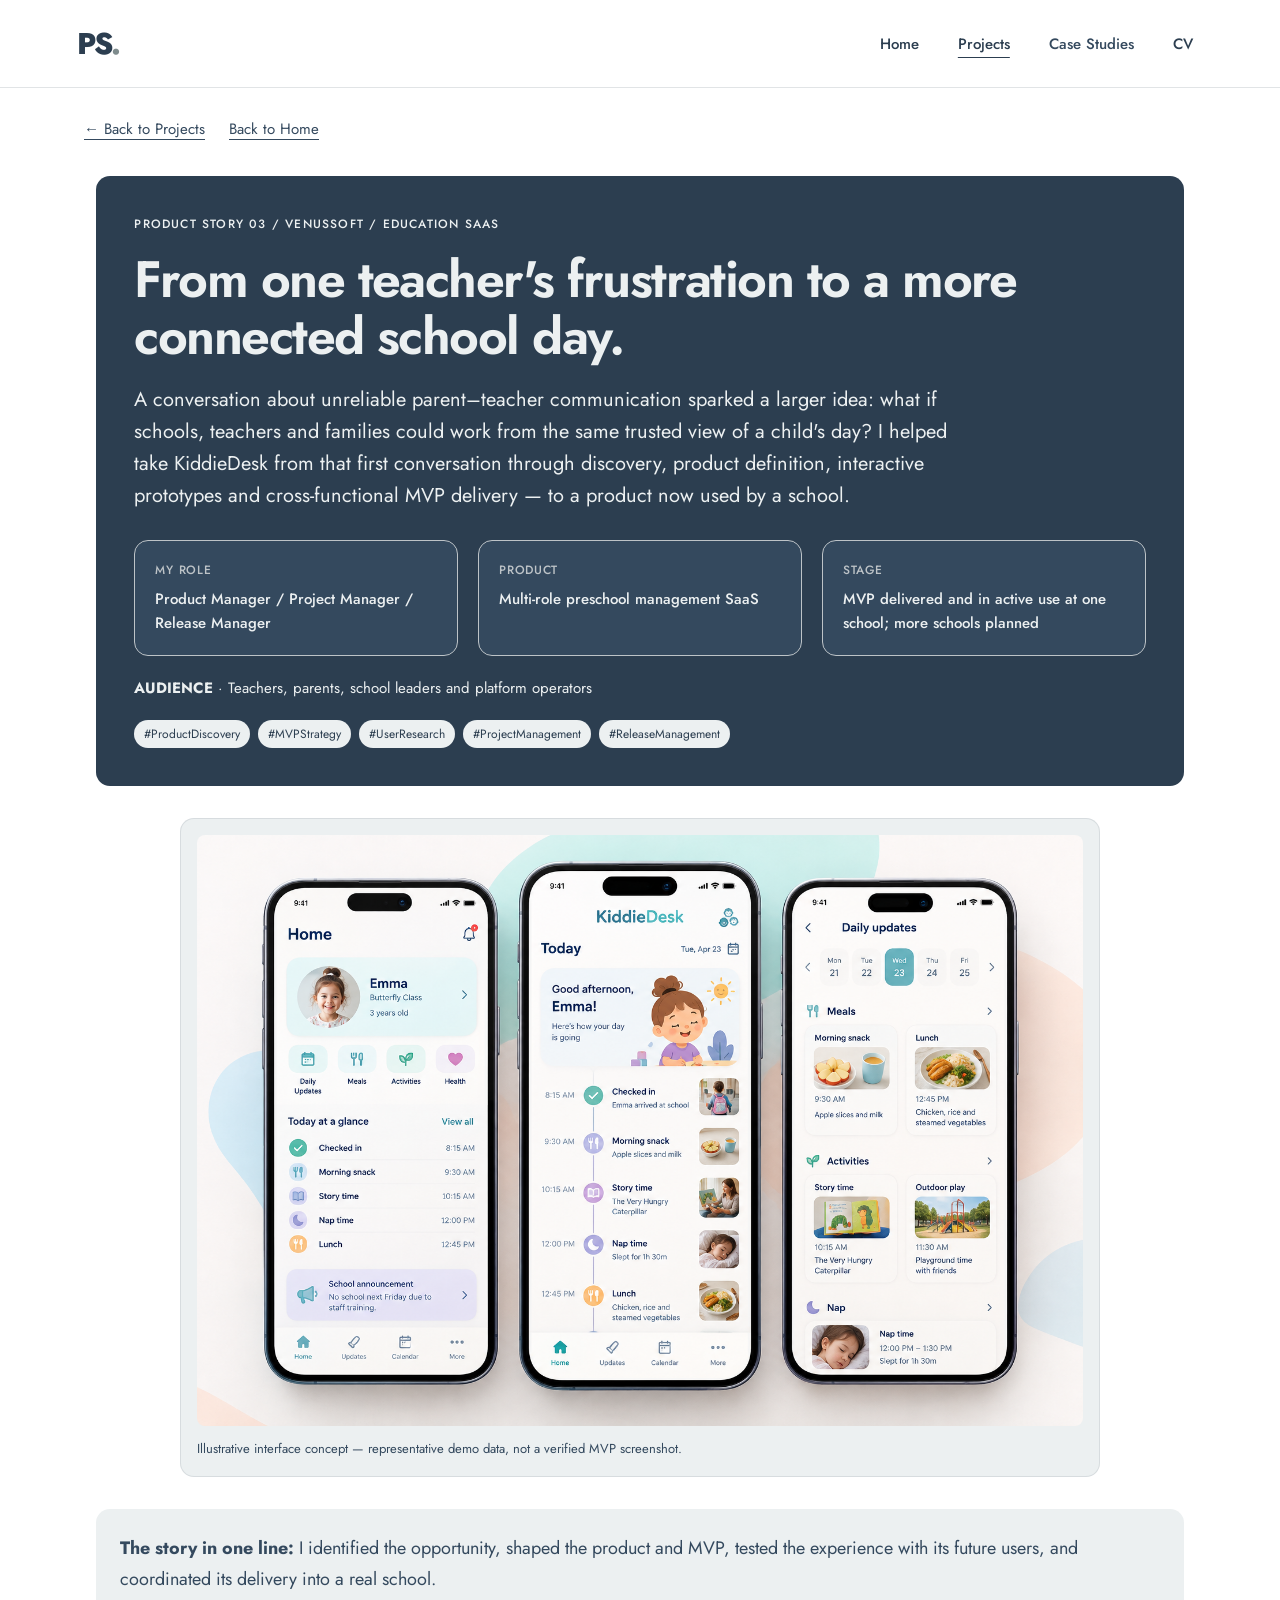
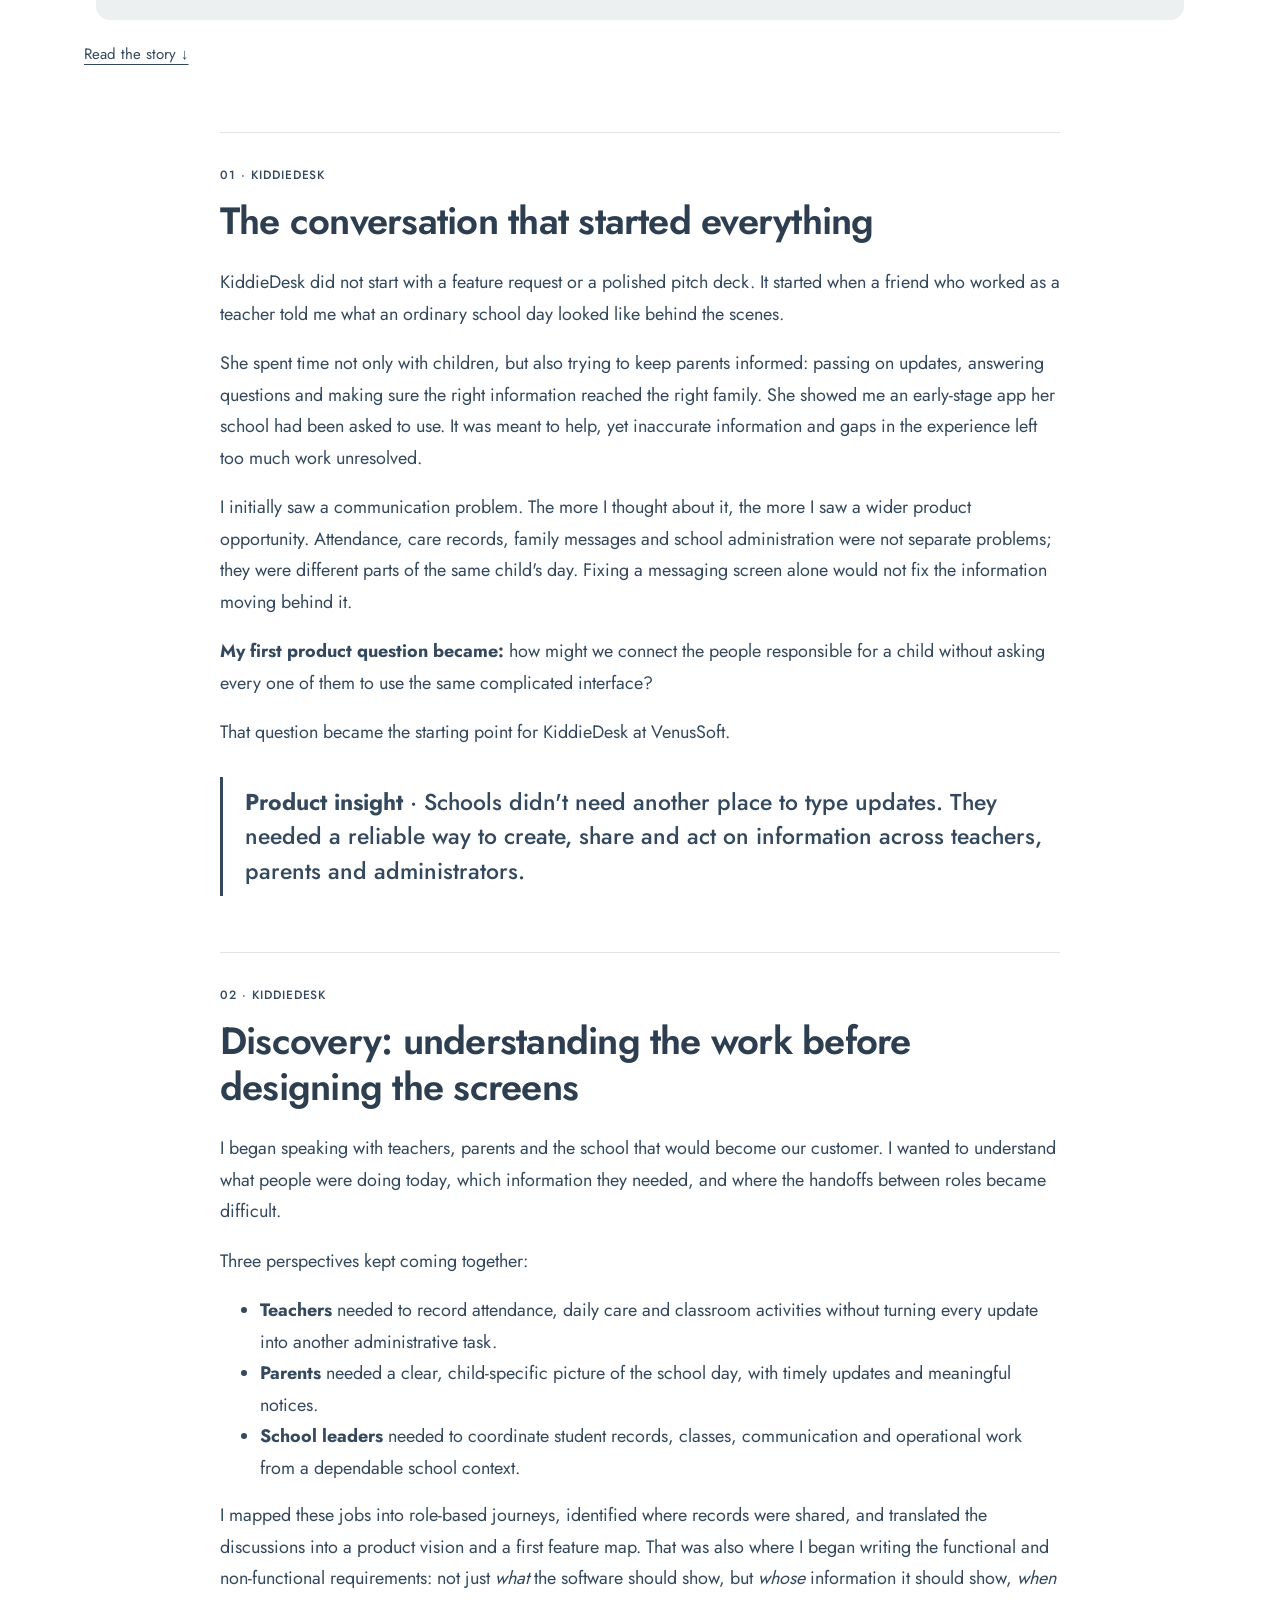
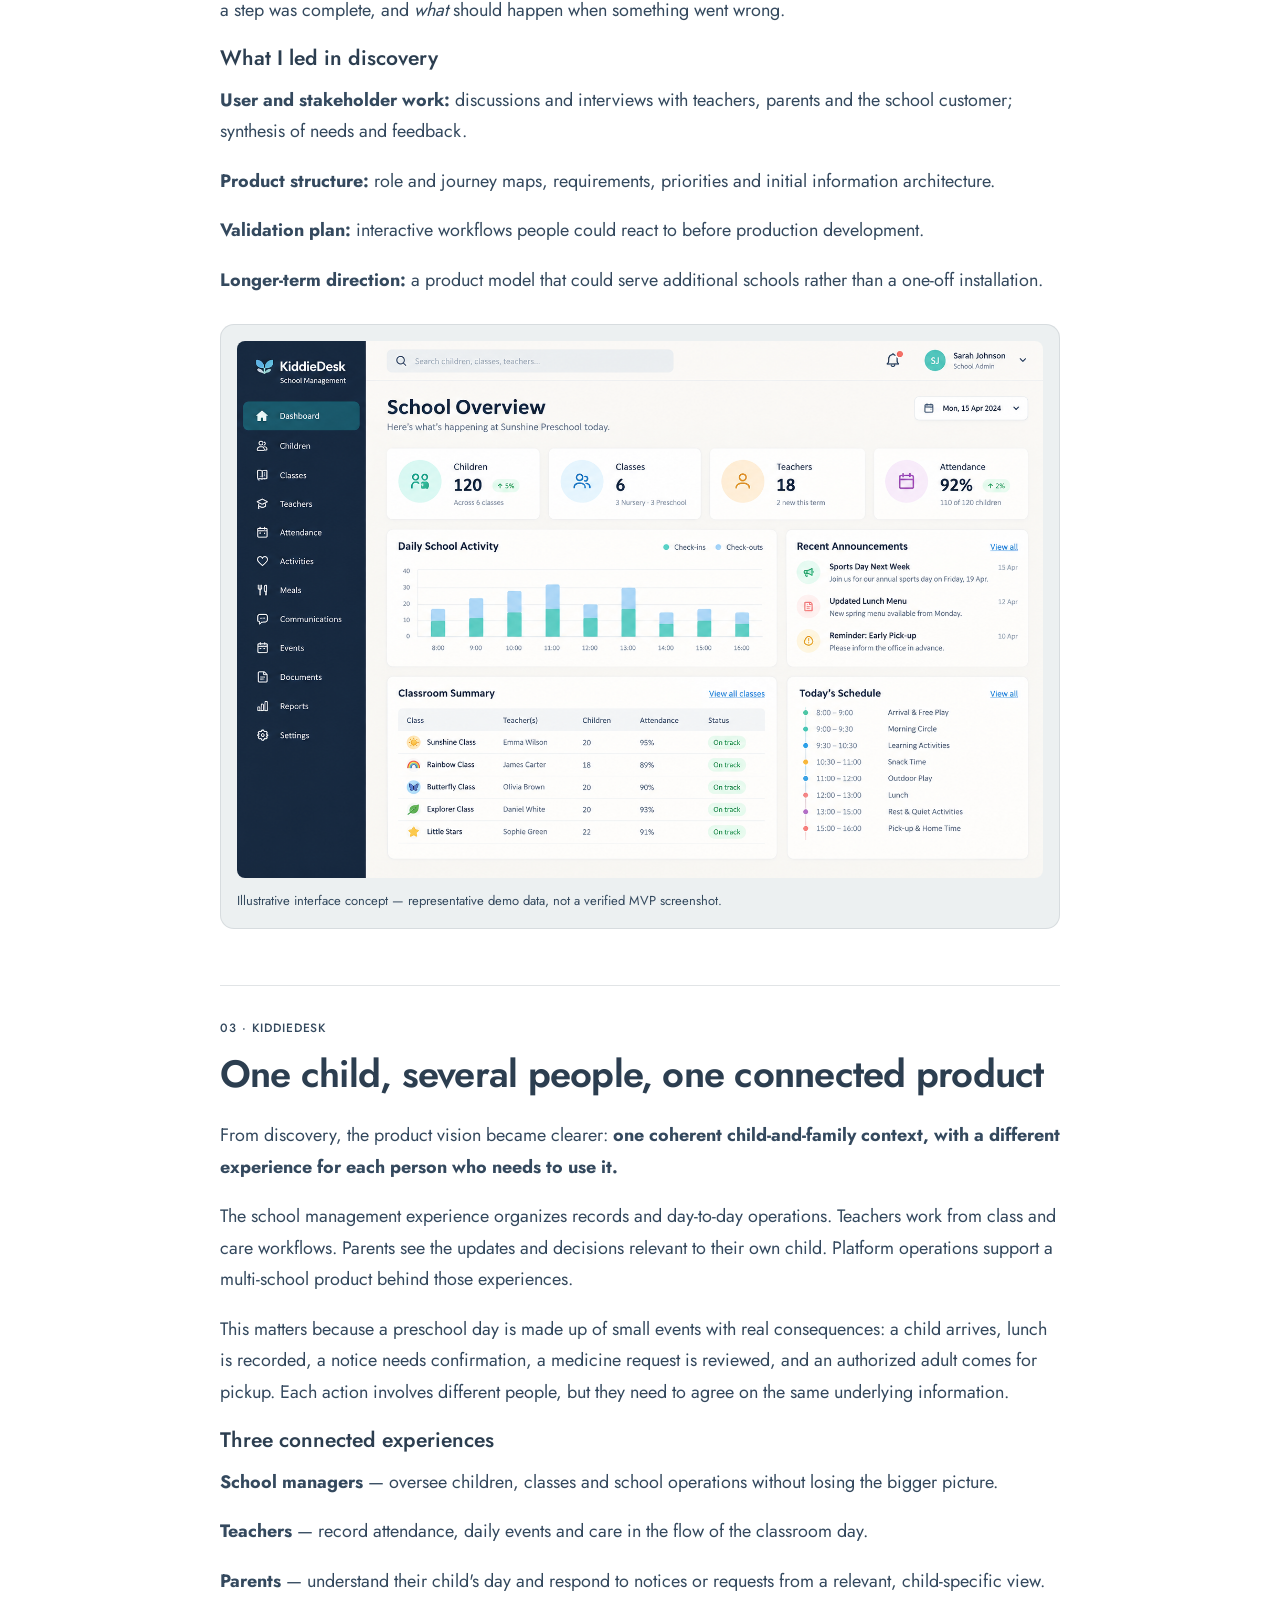
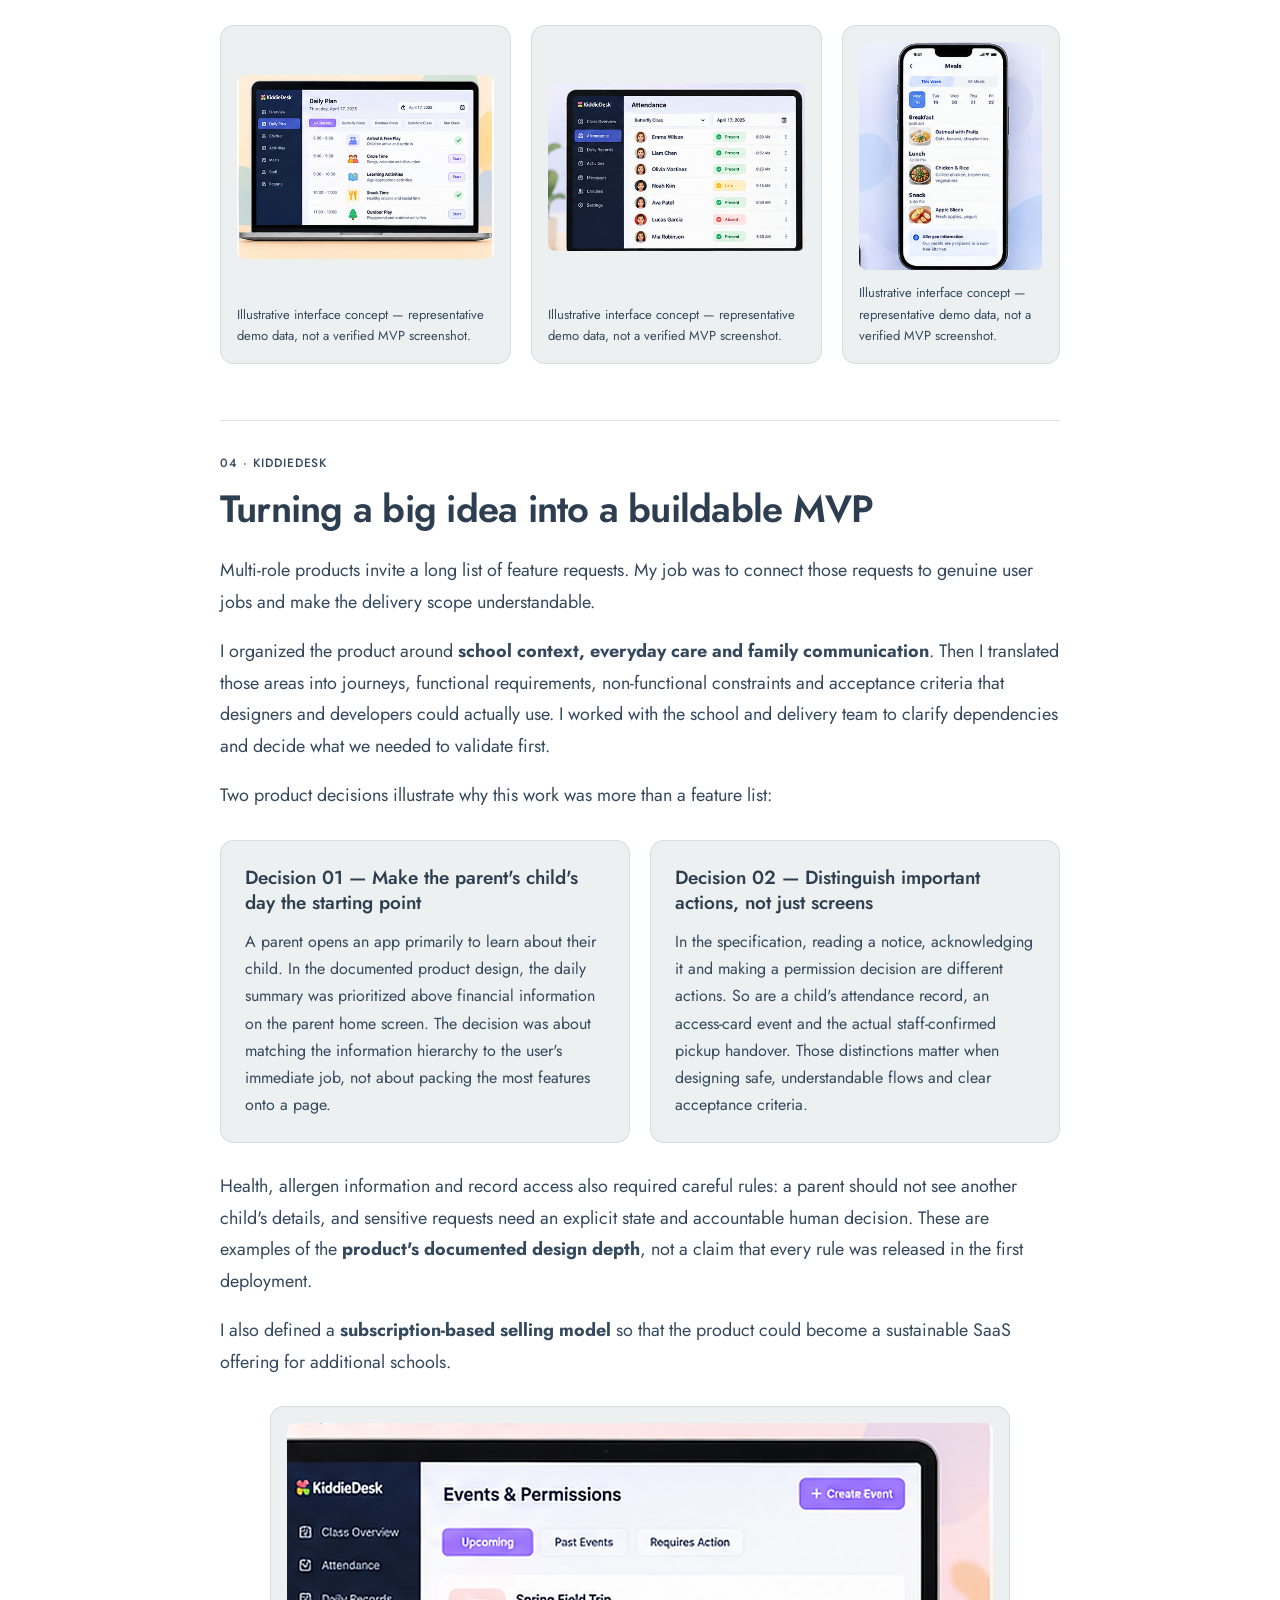
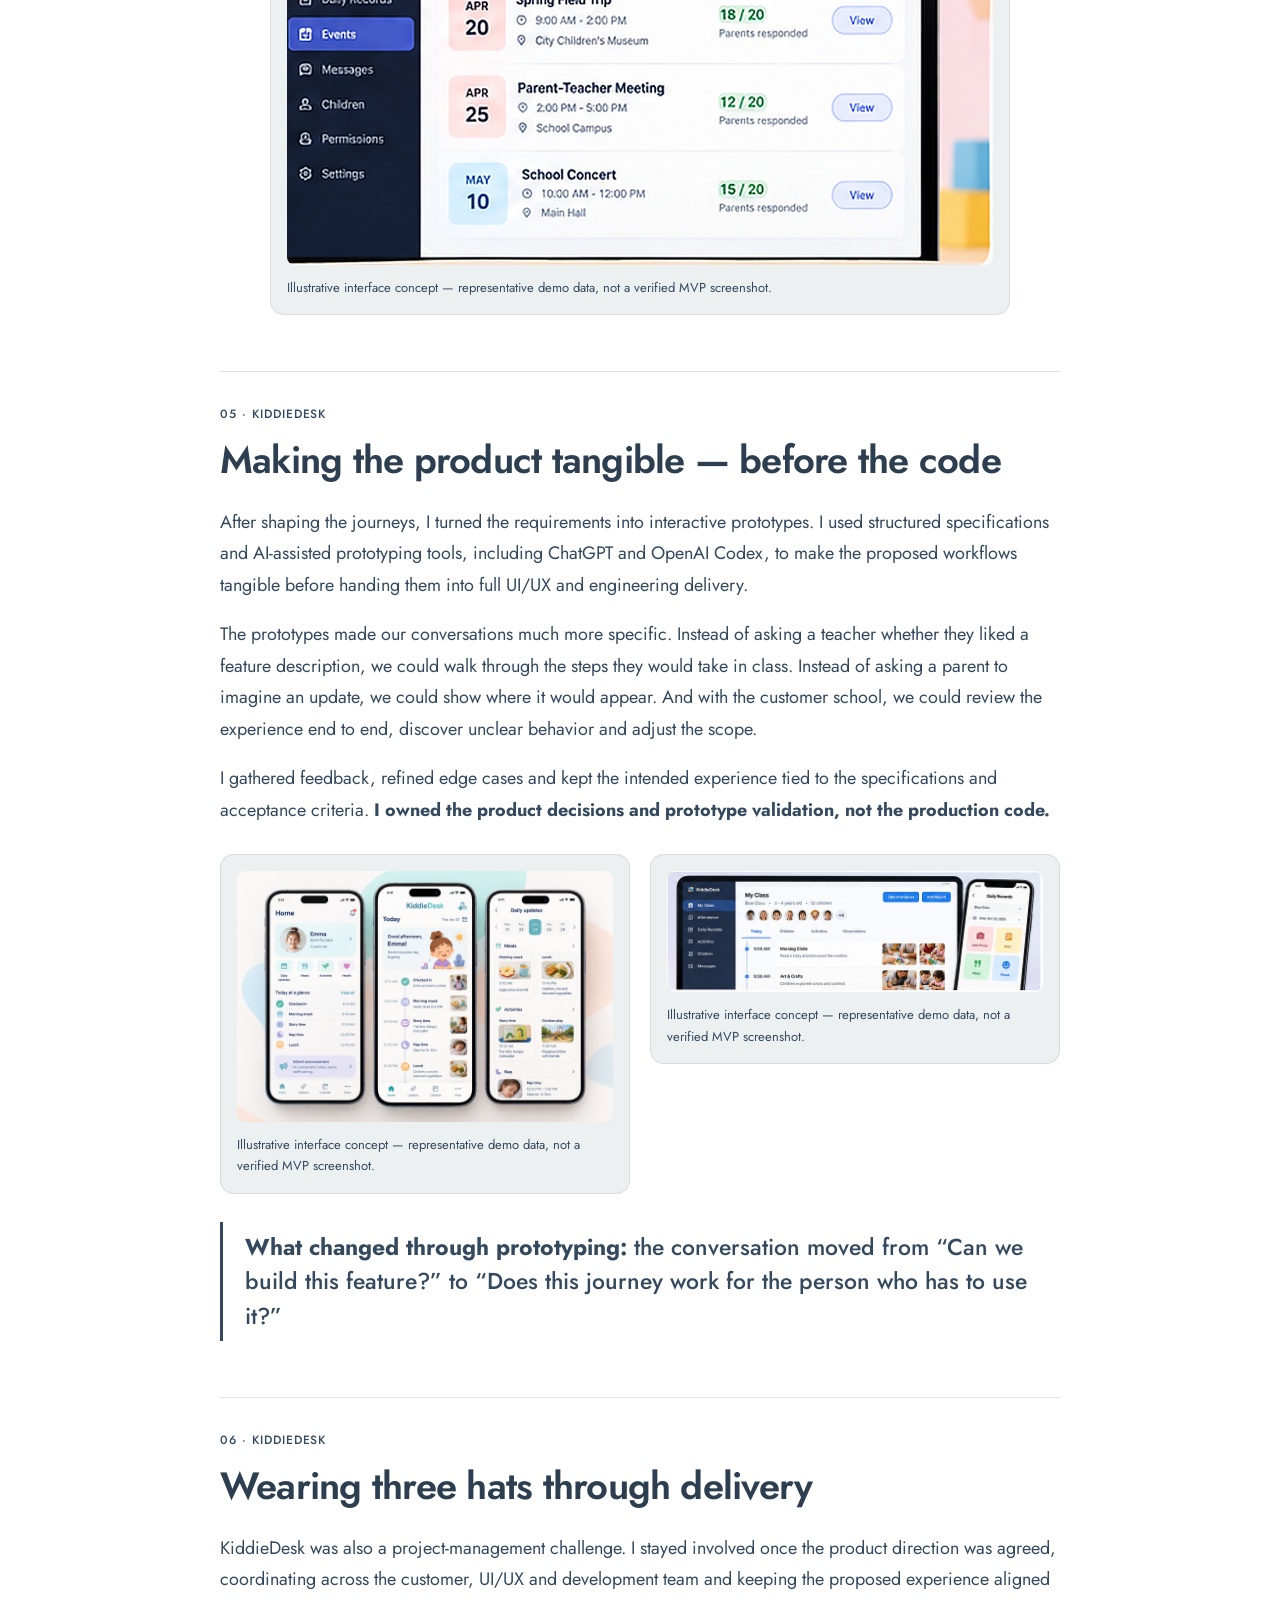
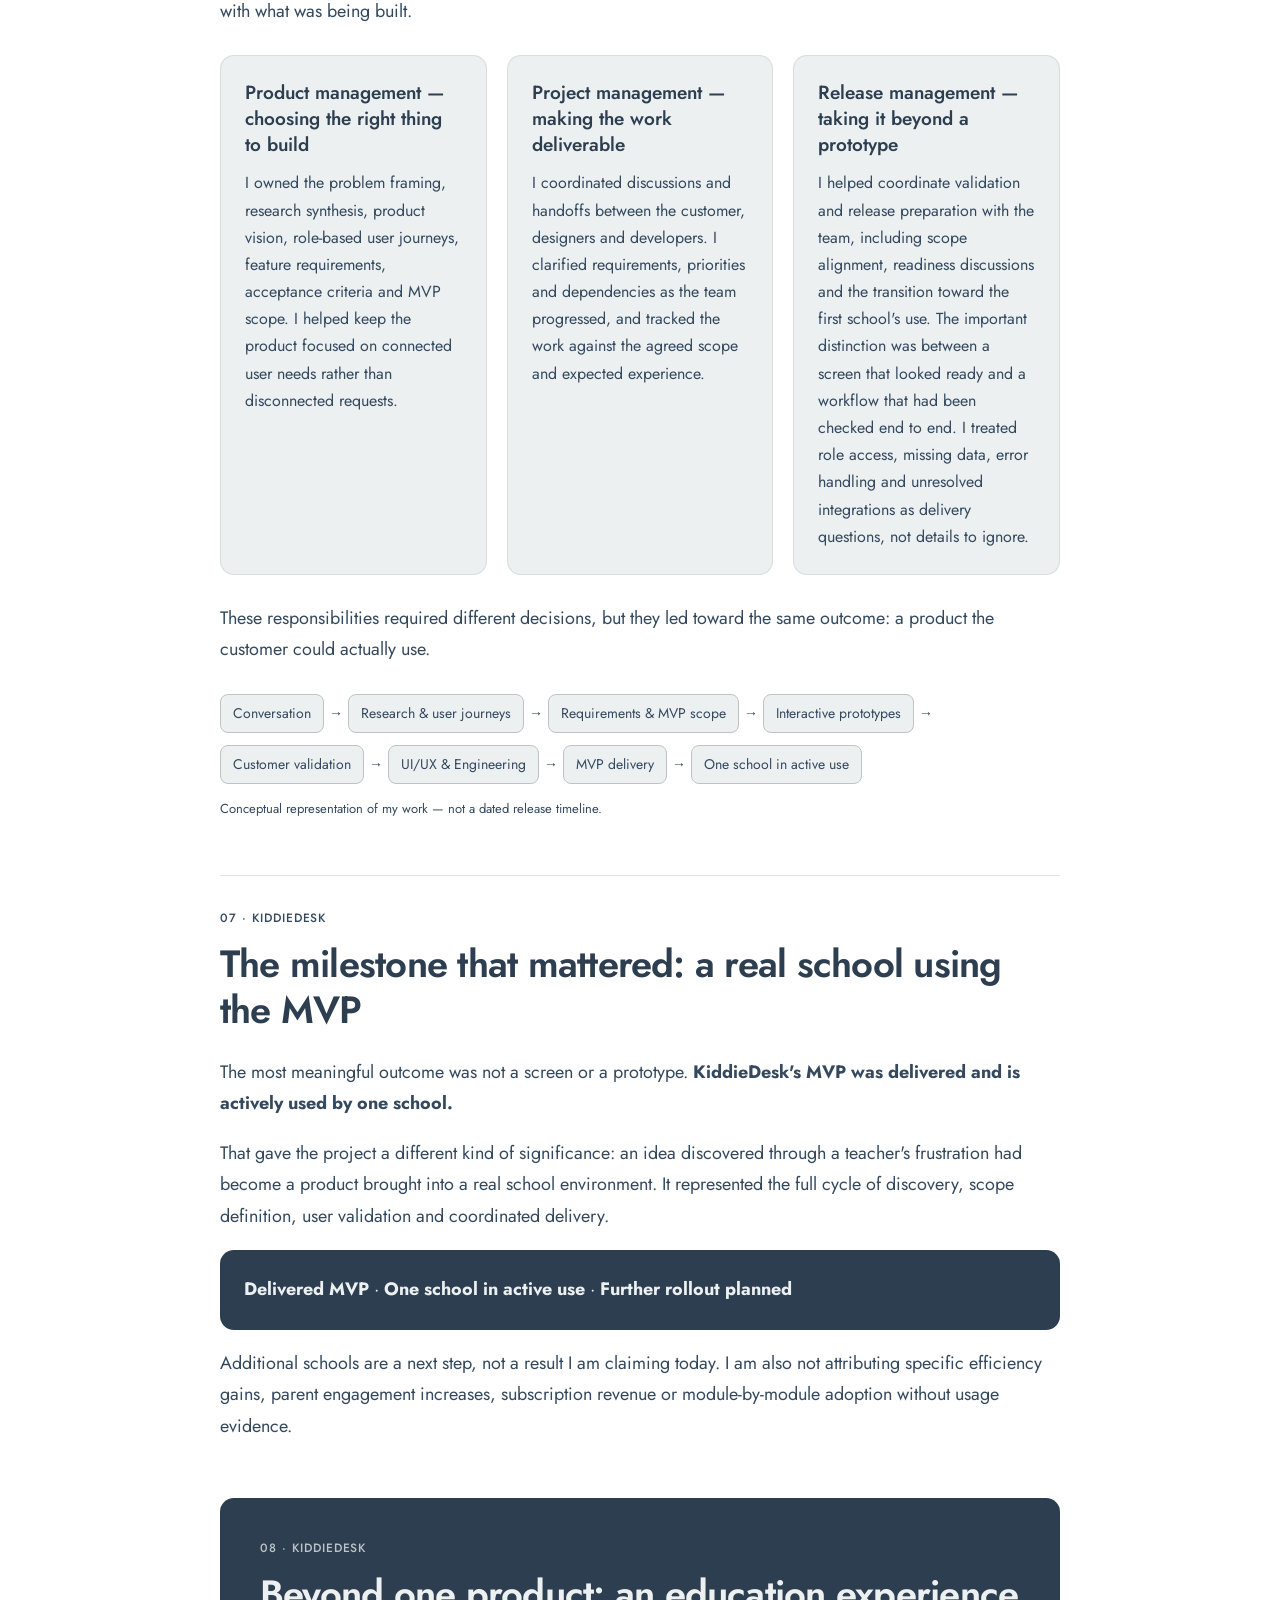
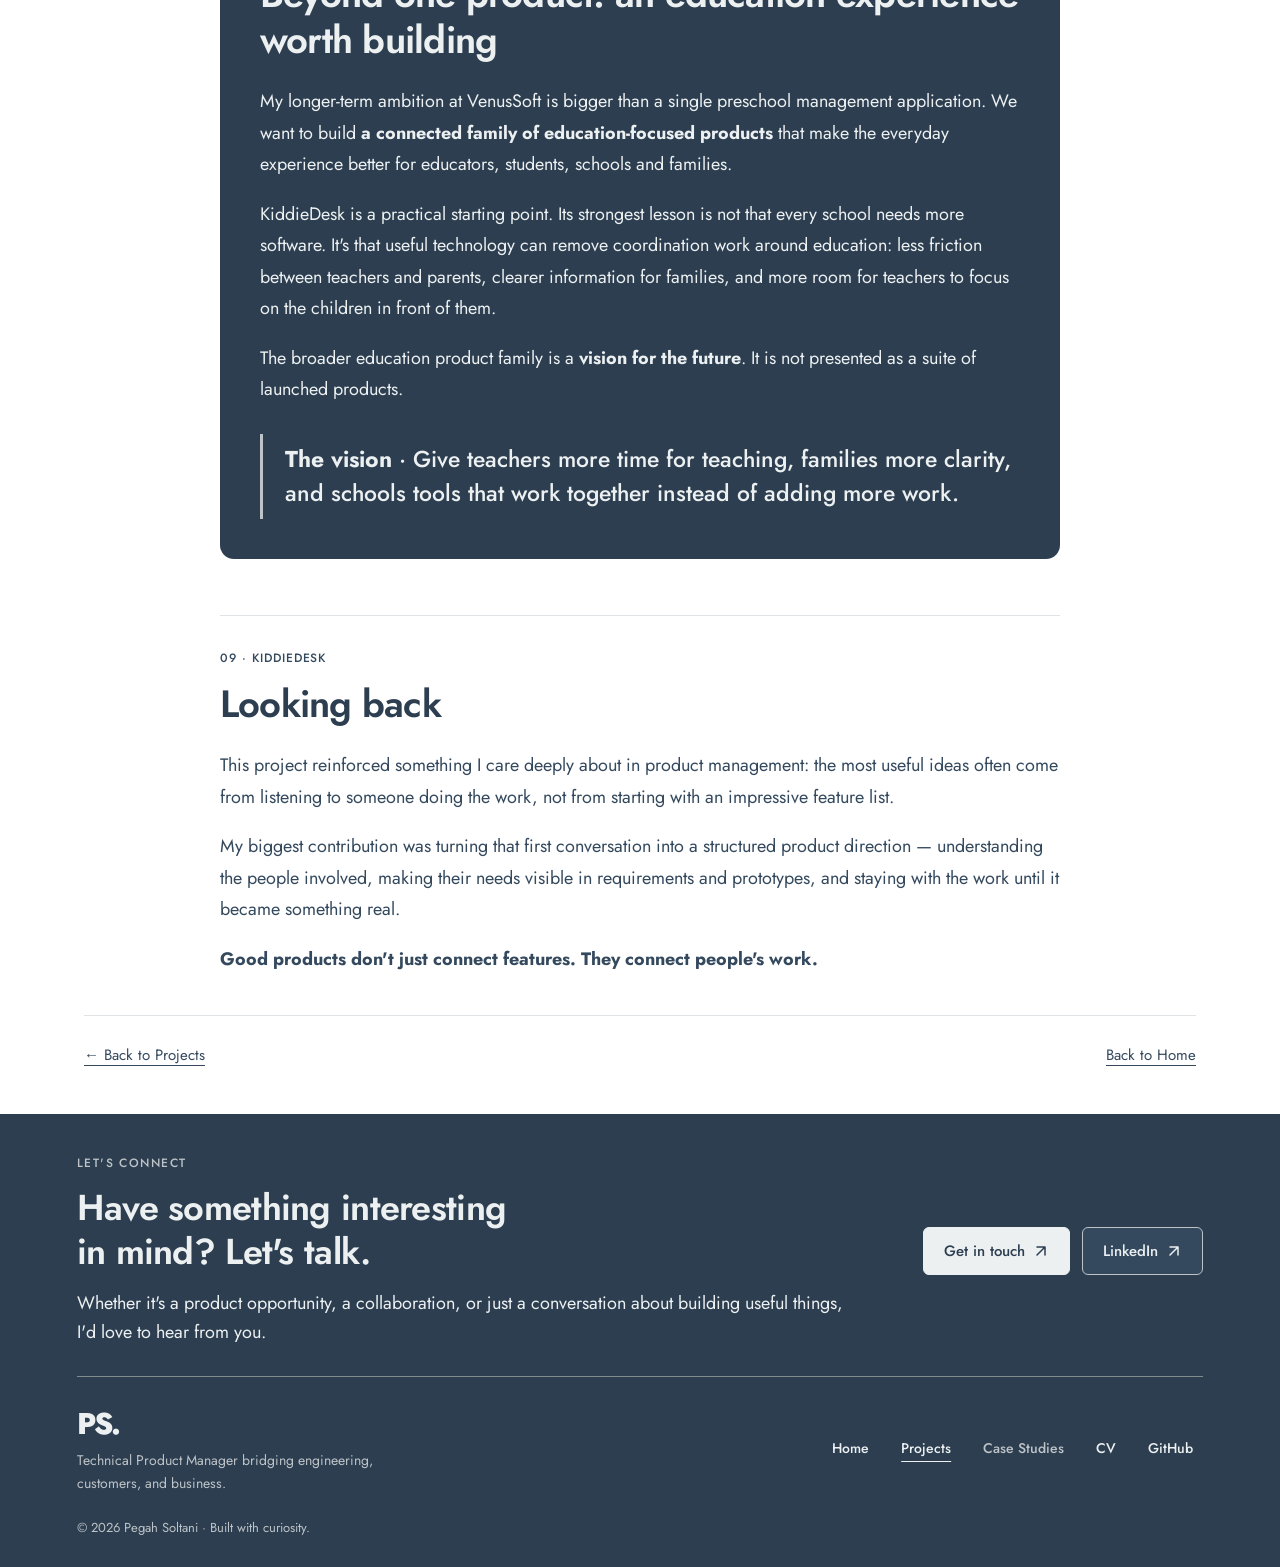
<file: projects/kiddiedesk/index.html>
<!doctype html>
<html lang="en">
<head>
<meta charset="utf-8">
<meta name="viewport" content="width=device-width, initial-scale=1">
<title>KiddieDesk · Pegah Soltani</title>
<meta name="description" content="Pegah Soltani’s KiddieDesk product story: teacher research, product definition, prototypes, and product, project and release coordination through an MVP used by one school.">
<link rel="stylesheet" href="../../assets/styles.css">
<link rel="stylesheet" href="../../assets/cpp-story.css">
<link rel="stylesheet" href="../../assets/kiddiedesk-story.css">
<link rel="stylesheet" href="../../assets/site-footer.css">
<script type="module" src="../../assets/site-footer.js"></script>
</head>
<body class="cpp-story-page kiddiedesk-page">
<a class="skip-link" href="#main">Skip to content</a>
<header class="site-header"><a class="wordmark" href="../../" aria-label="Pegah Soltani, Home">PS<span>.</span></a><nav aria-label="Main navigation"><a href="../../">Home</a><a href="../../projects/" aria-current="page">Projects</a><span aria-disabled="true" title="This section will be built in a later review">Case Studies</span><a href="../../cv/">CV</a></nav></header>

<main id="main" class="cpp-story kiddiedesk-story">
<div class="kiddie-return"><a href="../">← Back to Projects</a><a href="../../#projects-heading">Back to Home</a></div>
<header class="cpp-hero kiddie-hero">
<p class="cpp-eyebrow">PRODUCT STORY 03 / VENUSSOFT / EDUCATION SAAS</p>
<h1>From one teacher&#x27;s frustration to a more connected school day.</h1>
<p class="cpp-deck">A conversation about unreliable parent–teacher communication sparked a larger idea: what if schools, teachers and families could work from the same trusted view of a child&#x27;s day? I helped take KiddieDesk from that first conversation through discovery, product definition, interactive prototypes and cross-functional MVP delivery — to a product now used by a school.</p>
<dl class="kiddie-hero-summary"><div><dt>MY ROLE</dt><dd>Product Manager / Project Manager / Release Manager</dd></div><div><dt>PRODUCT</dt><dd>Multi-role preschool management SaaS</dd></div><div><dt>STAGE</dt><dd>MVP delivered and in active use at one school; more schools planned</dd></div></dl>
<p class="kiddie-audience"><strong>AUDIENCE</strong> · Teachers, parents, school leaders and platform operators</p>
<ul class="kiddie-tags" aria-label="Project highlights"><li>#ProductDiscovery</li><li>#MVPStrategy</li><li>#UserResearch</li><li>#ProjectManagement</li><li>#ReleaseManagement</li></ul>
</header>
<figure class="kiddie-image kiddie-hero-image"><a href="../../assets/kiddiedesk/parent-app-overview.png" target="_blank" rel="noopener noreferrer" aria-label="Open full-size image: Illustrative KiddieDesk interface concept — parent dashboard and child-specific daily timeline"><img src="../../assets/kiddiedesk/parent-app-overview.png" alt="Illustrative KiddieDesk interface concept — parent dashboard and child-specific daily timeline" width="1536" height="1024" loading="eager" decoding="async"></a><figcaption>Illustrative interface concept — representative demo data, not a verified MVP screenshot.</figcaption></figure>
<aside class="kiddie-story-summary" aria-label="The story in one line"><p><strong>The story in one line:</strong> I identified the opportunity, shaped the product and MVP, tested the experience with its future users, and coordinated its delivery into a real school.</p></aside>
<a class="cpp-read-story" href="#kiddie-challenge">Read the story ↓</a>
<article aria-label="KiddieDesk product story">
<section id="kiddie-challenge" class="cpp-section kiddie-story-section" aria-labelledby="kiddie-challenge-heading">
<p class="cpp-number">01 · KIDDIEDESK</p>
<h2 id="kiddie-challenge-heading">The conversation that started everything</h2>
<p>KiddieDesk did not start with a feature request or a polished pitch deck. It started when a friend who worked as a teacher told me what an ordinary school day looked like behind the scenes.</p>
<p>She spent time not only with children, but also trying to keep parents informed: passing on updates, answering questions and making sure the right information reached the right family. She showed me an early-stage app her school had been asked to use. It was meant to help, yet inaccurate information and gaps in the experience left too much work unresolved.</p>
<p>I initially saw a communication problem. The more I thought about it, the more I saw a wider product opportunity. Attendance, care records, family messages and school administration were not separate problems; they were different parts of the same child&#x27;s day. Fixing a messaging screen alone would not fix the information moving behind it.</p>
<p><strong>My first product question became:</strong> how might we connect the people responsible for a child without asking every one of them to use the same complicated interface?</p>
<p>That question became the starting point for KiddieDesk at VenusSoft.</p>
<blockquote><strong>Product insight</strong> · Schools didn&#x27;t need another place to type updates. They needed a reliable way to create, share and act on information across teachers, parents and administrators.</blockquote>
</section>
<section id="kiddie-discovery" class="cpp-section kiddie-story-section" aria-labelledby="kiddie-discovery-heading">
<p class="cpp-number">02 · KIDDIEDESK</p>
<h2 id="kiddie-discovery-heading">Discovery: understanding the work before designing the screens</h2>
<p>I began speaking with teachers, parents and the school that would become our customer. I wanted to understand what people were doing today, which information they needed, and where the handoffs between roles became difficult.</p>
<p>Three perspectives kept coming together:</p>
<ul><li><strong>Teachers</strong> needed to record attendance, daily care and classroom activities without turning every update into another administrative task.</li><li><strong>Parents</strong> needed a clear, child-specific picture of the school day, with timely updates and meaningful notices.</li><li><strong>School leaders</strong> needed to coordinate student records, classes, communication and operational work from a dependable school context.</li></ul>
<p>I mapped these jobs into role-based journeys, identified where records were shared, and translated the discussions into a product vision and a first feature map. That was also where I began writing the functional and non-functional requirements: not just <em>what</em> the software should show, but <em>whose</em> information it should show, <em>when</em> a step was complete, and <em>what</em> should happen when something went wrong.</p>
<h3>What I led in discovery</h3>
<p><strong>User and stakeholder work:</strong> discussions and interviews with teachers, parents and the school customer; synthesis of needs and feedback.</p>
<p><strong>Product structure:</strong> role and journey maps, requirements, priorities and initial information architecture.</p>
<p><strong>Validation plan:</strong> interactive workflows people could react to before production development.</p>
<p><strong>Longer-term direction:</strong> a product model that could serve additional schools rather than a one-off installation.</p>
<figure class="kiddie-image "><a href="../../assets/kiddiedesk/school-panel-overview.png" target="_blank" rel="noopener noreferrer" aria-label="Open full-size image: Illustrative KiddieDesk interface concept — school administrator dashboard and cross-role information"><img src="../../assets/kiddiedesk/school-panel-overview.png" alt="Illustrative KiddieDesk interface concept — school administrator dashboard and cross-role information" width="1536" height="1024" loading="lazy" decoding="async"></a><figcaption>Illustrative interface concept — representative demo data, not a verified MVP screenshot.</figcaption></figure>
</section>
<section id="kiddie-mvp" class="cpp-section kiddie-story-section" aria-labelledby="kiddie-mvp-heading">
<p class="cpp-number">03 · KIDDIEDESK</p>
<h2 id="kiddie-mvp-heading">One child, several people, one connected product</h2>
<p>From discovery, the product vision became clearer: <strong>one coherent child-and-family context, with a different experience for each person who needs to use it.</strong></p>
<p>The school management experience organizes records and day-to-day operations. Teachers work from class and care workflows. Parents see the updates and decisions relevant to their own child. Platform operations support a multi-school product behind those experiences.</p>
<p>This matters because a preschool day is made up of small events with real consequences: a child arrives, lunch is recorded, a notice needs confirmation, a medicine request is reviewed, and an authorized adult comes for pickup. Each action involves different people, but they need to agree on the same underlying information.</p>
<h3>Three connected experiences</h3>
<p><strong>School managers</strong> — oversee children, classes and school operations without losing the bigger picture.</p>
<p><strong>Teachers</strong> — record attendance, daily events and care in the flow of the classroom day.</p>
<p><strong>Parents</strong> — understand their child&#x27;s day and respond to notices or requests from a relevant, child-specific view.</p>

<div class="kiddie-image-gallery"><figure class="kiddie-image "><a href="../../assets/kiddiedesk/school-daily-workspace.png" target="_blank" rel="noopener noreferrer" aria-label="Open full-size image: Illustrative KiddieDesk interface concept — daily schedule and classroom operations"><img src="../../assets/kiddiedesk/school-daily-workspace.png" alt="Illustrative KiddieDesk interface concept — daily schedule and classroom operations" width="1024" height="730" loading="lazy" decoding="async"></a><figcaption>Illustrative interface concept — representative demo data, not a verified MVP screenshot.</figcaption></figure><figure class="kiddie-image "><a href="../../assets/kiddiedesk/teacher-attendance.png" target="_blank" rel="noopener noreferrer" aria-label="Open full-size image: Illustrative KiddieDesk interface concept — teacher attendance register"><img src="../../assets/kiddiedesk/teacher-attendance.png" alt="Illustrative KiddieDesk interface concept — teacher attendance register" width="970" height="636" loading="lazy" decoding="async"></a><figcaption>Illustrative interface concept — representative demo data, not a verified MVP screenshot.</figcaption></figure><figure class="kiddie-image kiddie-image-portrait"><a href="../../assets/kiddiedesk/parent-meal-menu.png" target="_blank" rel="noopener noreferrer" aria-label="Open full-size image: Illustrative KiddieDesk interface concept — parent meals and food updates"><img src="../../assets/kiddiedesk/parent-meal-menu.png" alt="Illustrative KiddieDesk interface concept — parent meals and food updates" width="622" height="770" loading="lazy" decoding="async"></a><figcaption>Illustrative interface concept — representative demo data, not a verified MVP screenshot.</figcaption></figure></div>
</section>
<section id="kiddie-requirements" class="cpp-section kiddie-story-section" aria-labelledby="kiddie-requirements-heading">
<p class="cpp-number">04 · KIDDIEDESK</p>
<h2 id="kiddie-requirements-heading">Turning a big idea into a buildable MVP</h2>
<p>Multi-role products invite a long list of feature requests. My job was to connect those requests to genuine user jobs and make the delivery scope understandable.</p>
<p>I organized the product around <strong>school context, everyday care and family communication</strong>. Then I translated those areas into journeys, functional requirements, non-functional constraints and acceptance criteria that designers and developers could actually use. I worked with the school and delivery team to clarify dependencies and decide what we needed to validate first.</p>
<p>Two product decisions illustrate why this work was more than a feature list:</p>
<div class="kiddie-decisions"><div class="kiddie-editorial-card"><h3>Decision 01 — Make the parent's child's day the starting point</h3>
<p>A parent opens an app primarily to learn about their child. In the documented product design, the daily summary was prioritized above financial information on the parent home screen. The decision was about matching the information hierarchy to the user's immediate job, not about packing the most features onto a page.</p>
</div><div class="kiddie-editorial-card"><h3>Decision 02 — Distinguish important actions, not just screens</h3>
<p>In the specification, reading a notice, acknowledging it and making a permission decision are different actions. So are a child's attendance record, an access-card event and the actual staff-confirmed pickup handover. Those distinctions matter when designing safe, understandable flows and clear acceptance criteria.</p>
</div></div><p>Health, allergen information and record access also required careful rules: a parent should not see another child's details, and sensitive requests need an explicit state and accountable human decision. These are examples of the <strong>product's documented design depth</strong>, not a claim that every rule was released in the first deployment.</p>
<p>I also defined a <strong>subscription-based selling model</strong> so that the product could become a sustainable SaaS offering for additional schools.</p>
<figure class="kiddie-image kiddie-workflow-image"><a href="../../assets/kiddiedesk/teacher-events-permissions.png" target="_blank" rel="noopener noreferrer" aria-label="Open full-size image: Illustrative KiddieDesk interface concept — school events and permission decisions"><img src="../../assets/kiddiedesk/teacher-events-permissions.png" alt="Illustrative KiddieDesk interface concept — school events and permission decisions" width="1014" height="634" loading="lazy" decoding="async"></a><figcaption>Illustrative interface concept — representative demo data, not a verified MVP screenshot.</figcaption></figure>
</section>
<section id="kiddie-prototypes" class="cpp-section kiddie-story-section" aria-labelledby="kiddie-prototypes-heading">
<p class="cpp-number">05 · KIDDIEDESK</p>
<h2 id="kiddie-prototypes-heading">Making the product tangible — before the code</h2>
<p>After shaping the journeys, I turned the requirements into interactive prototypes. I used structured specifications and AI-assisted prototyping tools, including ChatGPT and OpenAI Codex, to make the proposed workflows tangible before handing them into full UI/UX and engineering delivery.</p>
<p>The prototypes made our conversations much more specific. Instead of asking a teacher whether they liked a feature description, we could walk through the steps they would take in class. Instead of asking a parent to imagine an update, we could show where it would appear. And with the customer school, we could review the experience end to end, discover unclear behavior and adjust the scope.</p>
<p>I gathered feedback, refined edge cases and kept the intended experience tied to the specifications and acceptance criteria. <strong>I owned the product decisions and prototype validation, not the production code.</strong></p>
<div class="kiddie-prototype-gallery"><figure class="kiddie-image "><a href="../../assets/kiddiedesk/parent-app-overview.png" target="_blank" rel="noopener noreferrer" aria-label="Open full-size image: Illustrative KiddieDesk interface concept — parent dashboard and child-specific daily timeline"><img src="../../assets/kiddiedesk/parent-app-overview.png" alt="Illustrative KiddieDesk interface concept — parent dashboard and child-specific daily timeline" width="1536" height="1024" loading="lazy" decoding="async"></a><figcaption>Illustrative interface concept — representative demo data, not a verified MVP screenshot.</figcaption></figure><figure class="kiddie-image "><a href="../../assets/kiddiedesk/teacher-web-and-mobile.png" target="_blank" rel="noopener noreferrer" aria-label="Open full-size image: Illustrative KiddieDesk interface concept — coordinated teacher web and mobile workspace"><img src="../../assets/kiddiedesk/teacher-web-and-mobile.png" alt="Illustrative KiddieDesk interface concept — coordinated teacher web and mobile workspace" width="1516" height="488" loading="lazy" decoding="async"></a><figcaption>Illustrative interface concept — representative demo data, not a verified MVP screenshot.</figcaption></figure></div>
<blockquote><strong>What changed through prototyping:</strong> the conversation moved from “Can we build this feature?” to “Does this journey work for the person who has to use it?”</blockquote>
</section>
<section id="kiddie-delivery" class="cpp-section kiddie-story-section" aria-labelledby="kiddie-delivery-heading">
<p class="cpp-number">06 · KIDDIEDESK</p>
<h2 id="kiddie-delivery-heading">Wearing three hats through delivery</h2>
<p>KiddieDesk was also a project-management challenge. I stayed involved once the product direction was agreed, coordinating across the customer, UI/UX and development team and keeping the proposed experience aligned with what was being built.</p>
<div class="kiddie-responsibilities"><div class="kiddie-editorial-card"><h3>Product management — choosing the right thing to build</h3>
<p>I owned the problem framing, research synthesis, product vision, role-based user journeys, feature requirements, acceptance criteria and MVP scope. I helped keep the product focused on connected user needs rather than disconnected requests.</p>
</div><div class="kiddie-editorial-card"><h3>Project management — making the work deliverable</h3>
<p>I coordinated discussions and handoffs between the customer, designers and developers. I clarified requirements, priorities and dependencies as the team progressed, and tracked the work against the agreed scope and expected experience.</p>
</div><div class="kiddie-editorial-card"><h3>Release management — taking it beyond a prototype</h3>
<p>I helped coordinate validation and release preparation with the team, including scope alignment, readiness discussions and the transition toward the first school's use. The important distinction was between a screen that looked ready and a workflow that had been checked end to end. I treated role access, missing data, error handling and unresolved integrations as delivery questions, not details to ignore.</p>
</div></div><p>These responsibilities required different decisions, but they led toward the same outcome: a product the customer could actually use.</p><ol class="kiddie-process" aria-label="Conceptual product and delivery process"><li>Conversation</li><li>Research &amp; user journeys</li><li>Requirements &amp; MVP scope</li><li>Interactive prototypes</li><li>Customer validation</li><li>UI/UX &amp; Engineering</li><li>MVP delivery</li><li>One school in active use</li></ol><p class="kiddie-process-caption">Conceptual representation of my work — not a dated release timeline.</p>
</section>
<section id="kiddie-outcome" class="cpp-section kiddie-story-section" aria-labelledby="kiddie-outcome-heading">
<p class="cpp-number">07 · KIDDIEDESK</p>
<h2 id="kiddie-outcome-heading">The milestone that mattered: a real school using the MVP</h2>
<p>The most meaningful outcome was not a screen or a prototype. <strong>KiddieDesk&#x27;s MVP was delivered and is actively used by one school.</strong></p>
<p>That gave the project a different kind of significance: an idea discovered through a teacher&#x27;s frustration had become a product brought into a real school environment. It represented the full cycle of discovery, scope definition, user validation and coordinated delivery.</p>
<p class="kiddie-result-band"><strong>Delivered MVP</strong> · <strong>One school in active use</strong> · <strong>Further rollout planned</strong></p>
<p>Additional schools are a next step, not a result I am claiming today. I am also not attributing specific efficiency gains, parent engagement increases, subscription revenue or module-by-module adoption without usage evidence.</p>
</section>
<section id="kiddie-vision" class="cpp-section kiddie-story-section kiddie-vision" aria-labelledby="kiddie-vision-heading">
<p class="cpp-number">08 · KIDDIEDESK</p>
<h2 id="kiddie-vision-heading">Beyond one product: an education experience worth building</h2>
<p>My longer-term ambition at VenusSoft is bigger than a single preschool management application. We want to build <strong>a connected family of education-focused products</strong> that make the everyday experience better for educators, students, schools and families.</p>
<p>KiddieDesk is a practical starting point. Its strongest lesson is not that every school needs more software. It&#x27;s that useful technology can remove coordination work around education: less friction between teachers and parents, clearer information for families, and more room for teachers to focus on the children in front of them.</p>
<p>The broader education product family is a <strong>vision for the future</strong>. It is not presented as a suite of launched products.</p>
<blockquote><strong>The vision</strong> · Give teachers more time for teaching, families more clarity, and schools tools that work together instead of adding more work.</blockquote>
</section>
<section id="kiddie-reflection" class="cpp-section kiddie-story-section" aria-labelledby="kiddie-reflection-heading">
<p class="cpp-number">09 · KIDDIEDESK</p>
<h2 id="kiddie-reflection-heading">Looking back</h2>
<p>This project reinforced something I care deeply about in product management: the most useful ideas often come from listening to someone doing the work, not from starting with an impressive feature list.</p>
<p>My biggest contribution was turning that first conversation into a structured product direction — understanding the people involved, making their needs visible in requirements and prototypes, and staying with the work until it became something real.</p>
<p><strong>Good products don&#x27;t just connect features. They connect people&#x27;s work.</strong></p>
</section>
</article>
<div class="cpp-footer" role="navigation" aria-label="Project navigation"><a href="../">← Back to Projects</a><a href="../../#projects-heading">Back to Home</a></div>
</main>
<div data-site-footer></div>
</body>
</html>
</file>
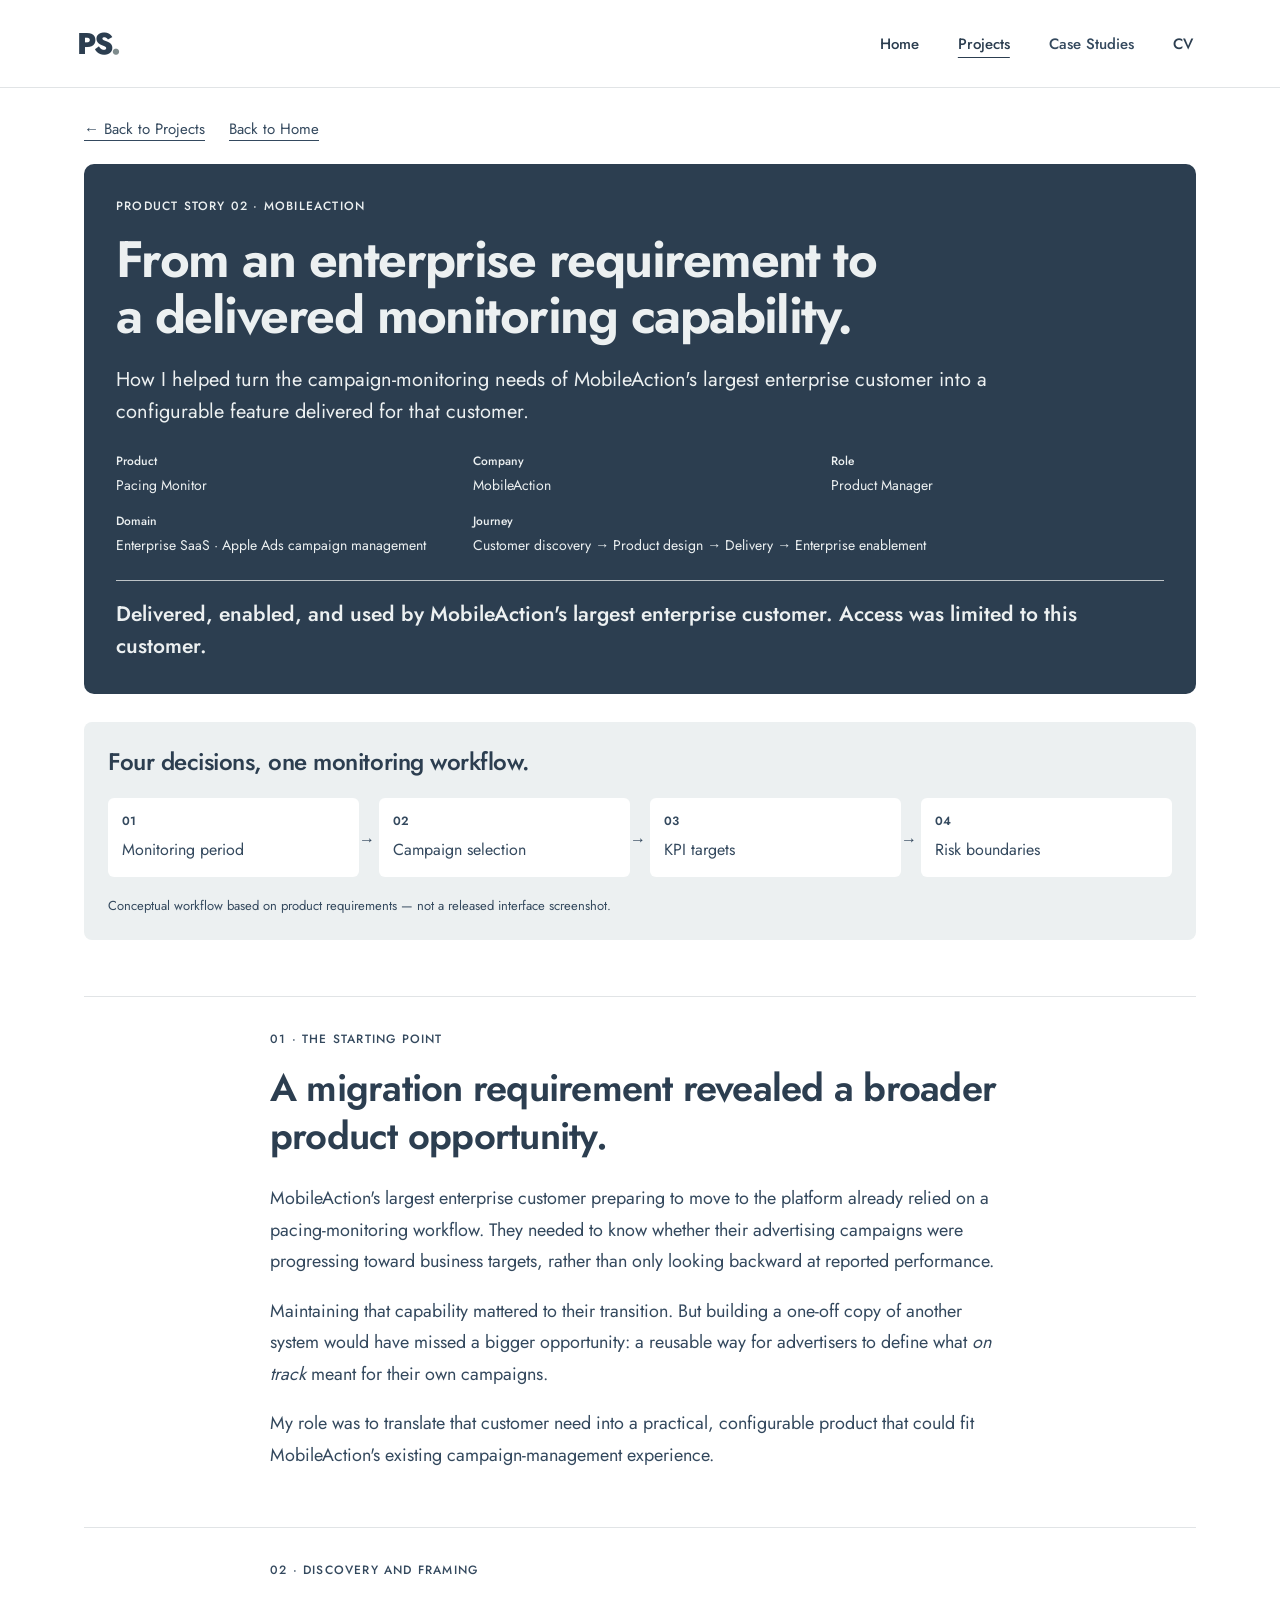
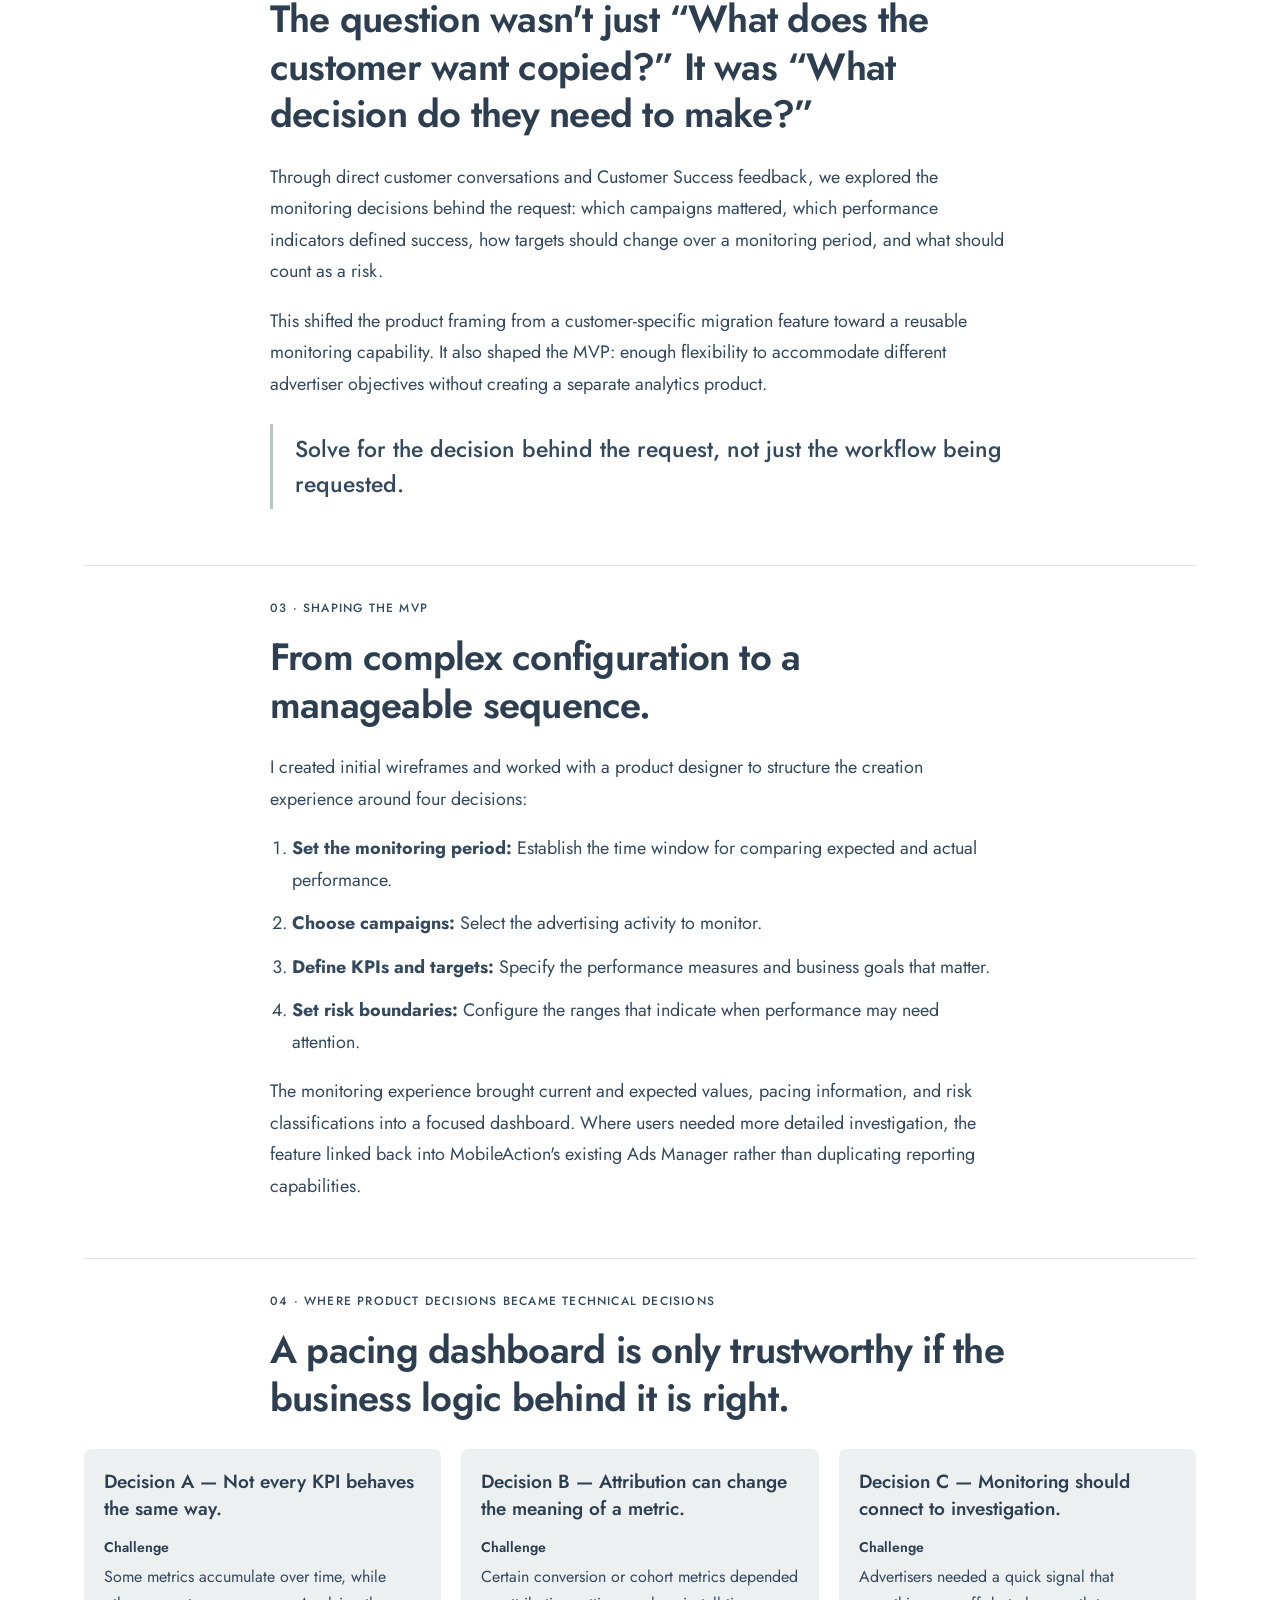
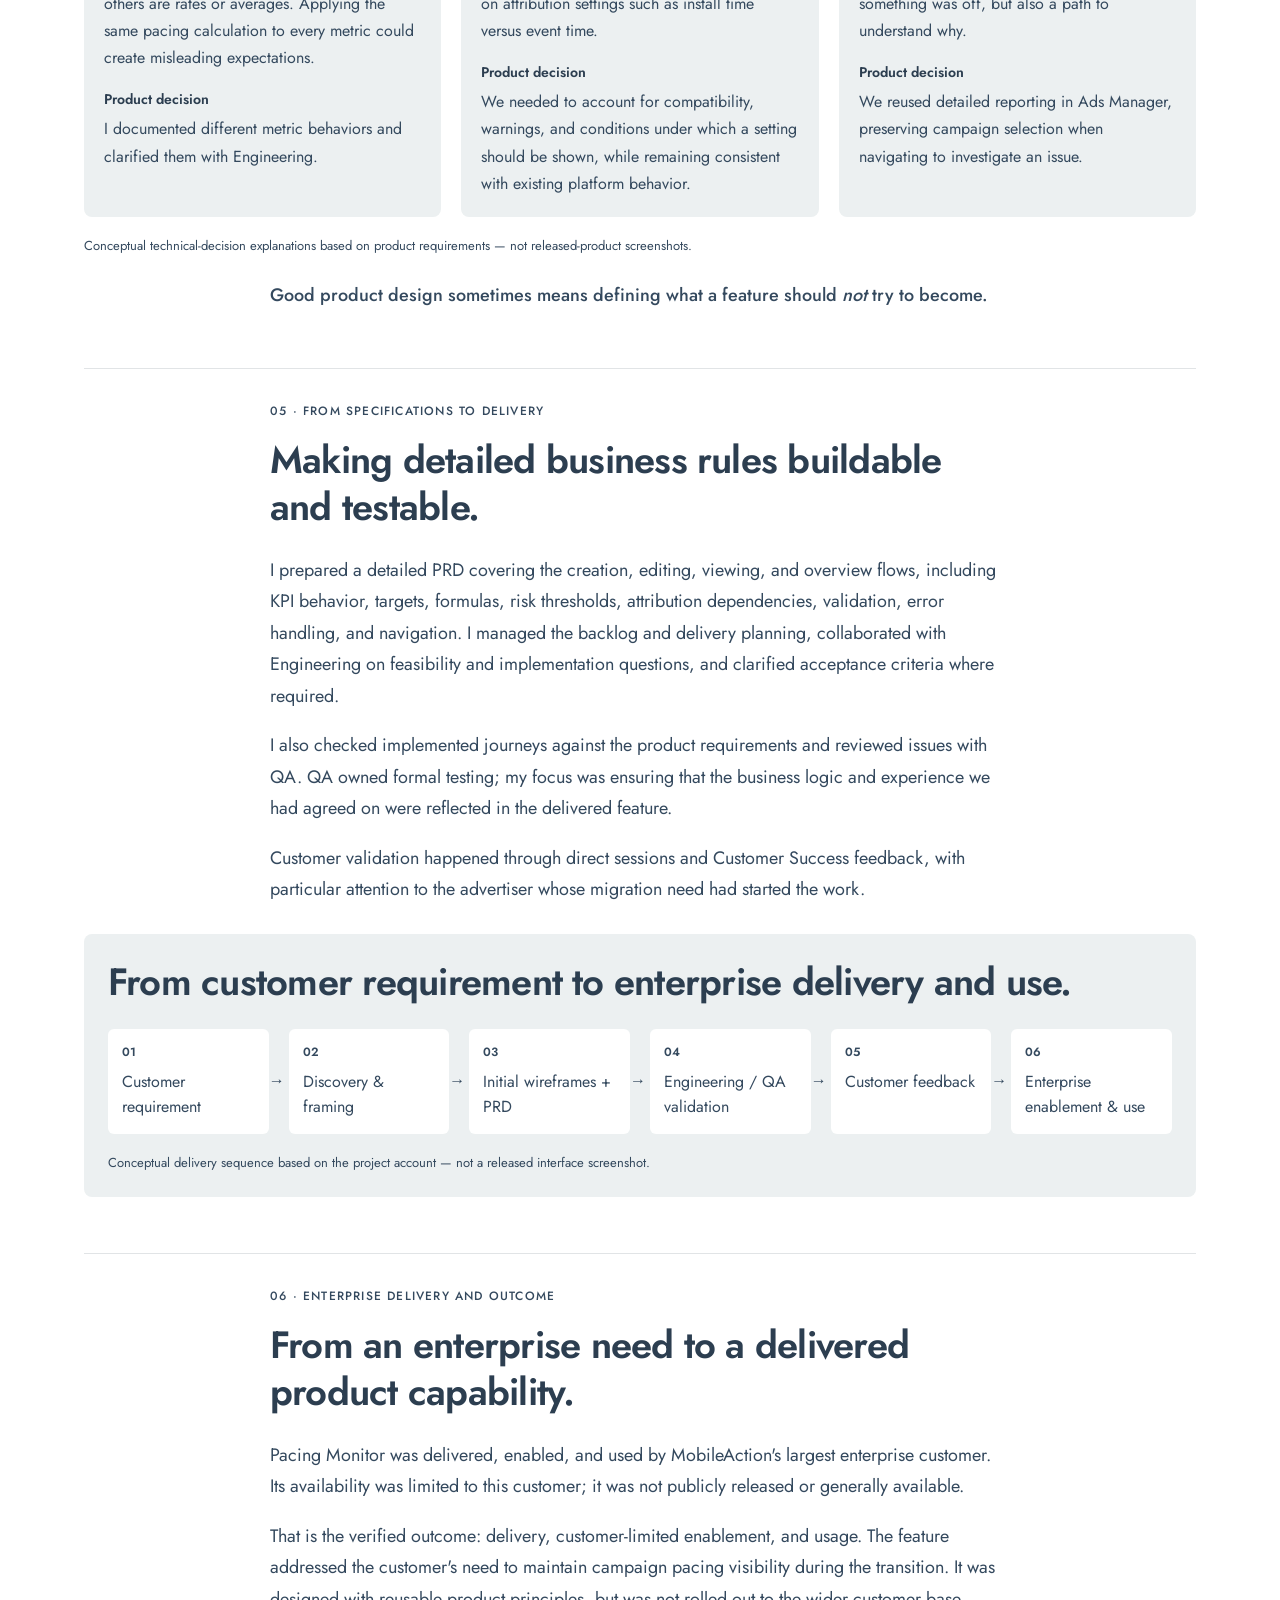
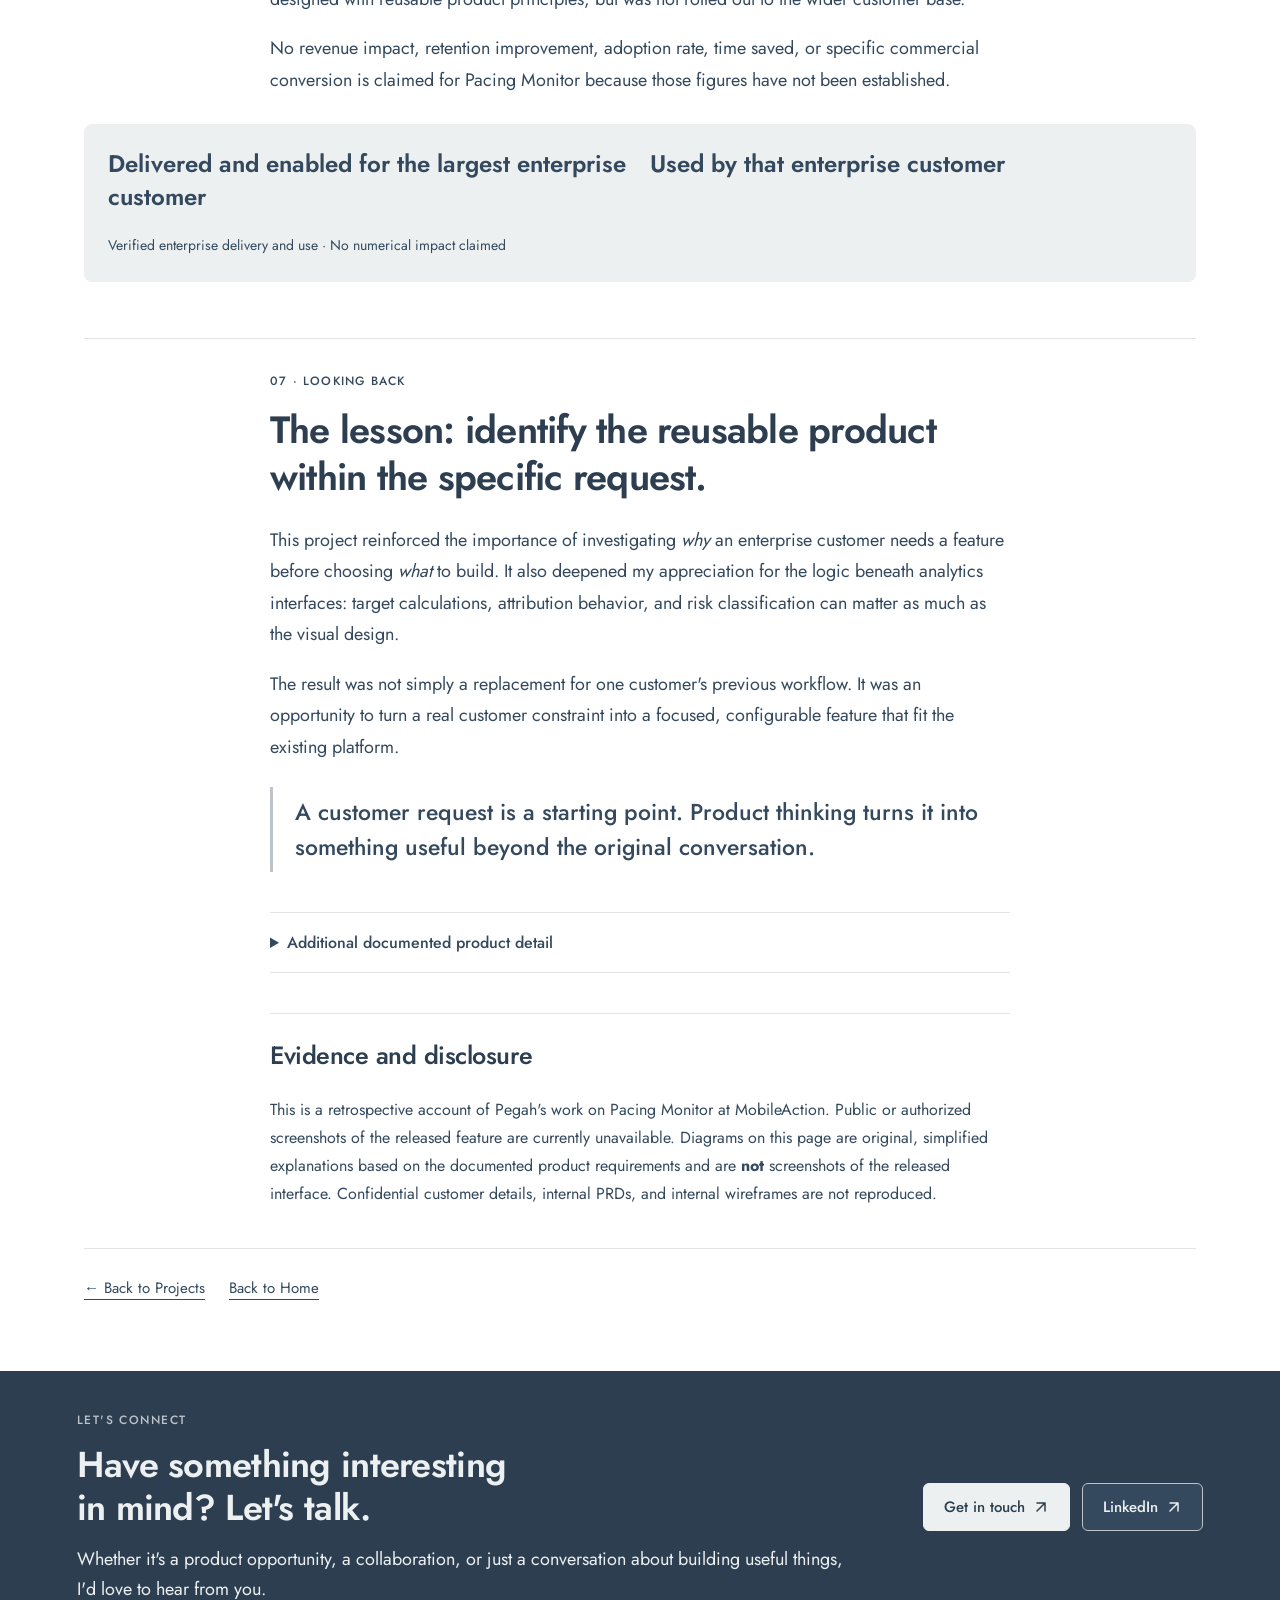
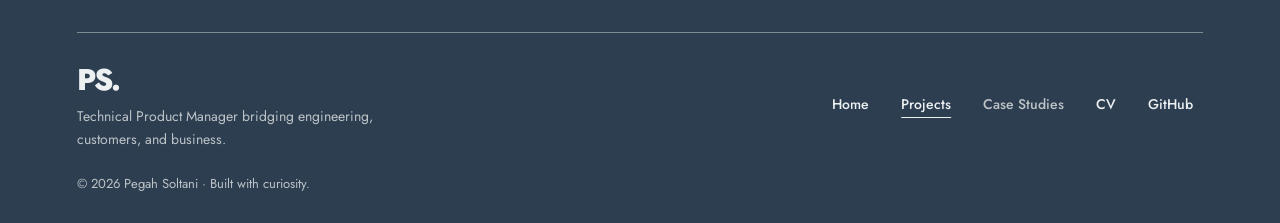
<file: projects/pacing-monitor/index.html>
<!doctype html>
<html lang="en">
<head>
<meta charset="utf-8">
<meta name="viewport" content="width=device-width, initial-scale=1">
<title>Pacing Monitor · Pegah Soltani</title>
<link rel="stylesheet" href="../../assets/styles.css">
<link rel="stylesheet" href="../../assets/pacing-story.css">
<meta name="description" content="Pegah Soltani’s product management work on Pacing Monitor at MobileAction, from customer discovery to customer-limited enterprise delivery and use.">
<script type="module" src="../../assets/pacing-media.js"></script>
<link rel="stylesheet" href="../../assets/site-footer.css">
<script type="module" src="../../assets/site-footer.js"></script>
</head>
<body class="pacing-story-page">
<a class="skip-link" href="#main">Skip to content</a><header class="site-header"><a class="wordmark" href="../../" aria-label="Pegah Soltani, Home">PS<span>.</span></a><nav aria-label="Main navigation"><a href="../../">Home</a><a href="../../projects/" aria-current="page">Projects</a><span aria-disabled="true" title="This section will be built in a later review">Case Studies</span><a href="../../cv/">CV</a></nav></header><main id="main" class="pacing-story"><div class="pacing-return">
<a href="../">← Back to Projects</a><a href="../../#projects-heading">Back to Home</a>
</div>
<header class="pacing-hero"><p class="pacing-eyebrow">PRODUCT STORY 02 · MOBILEACTION</p>
<h1>From an enterprise requirement to a delivered monitoring capability.</h1>
<p class="pacing-deck">How I helped turn the campaign-monitoring needs of MobileAction's largest enterprise customer into a configurable feature delivered for that customer.</p>
<dl class="pacing-metadata">
<div>
<dt>Product</dt>
<dd>Pacing Monitor</dd>
</div>
<div>
<dt>Company</dt>
<dd>MobileAction</dd>
</div>
<div>
<dt>Role</dt>
<dd>Product Manager</dd>
</div>
<div>
<dt>Domain</dt>
<dd>Enterprise SaaS · Apple Ads campaign management</dd>
</div>
<div>
<dt>Journey</dt>
<dd>Customer discovery → Product design → Delivery → Enterprise enablement</dd>
</div>
</dl>
<p class="pacing-outcome-spotlight">Delivered, enabled, and used by MobileAction's largest enterprise customer. Access was limited to this customer.</p></header><figure id="pacing-workflow" class="pacing-diagram"><h2>Four decisions, one monitoring workflow.</h2>
<ol class="pacing-flow" role="list">
<li>
<span class="pacing-step-number" aria-hidden="true">01</span><span>Monitoring period</span>
</li>
<li>
<span class="pacing-step-number" aria-hidden="true">02</span><span>Campaign selection</span>
</li>
<li>
<span class="pacing-step-number" aria-hidden="true">03</span><span>KPI targets</span>
</li>
<li>
<span class="pacing-step-number" aria-hidden="true">04</span><span>Risk boundaries</span>
</li>
</ol>
<figcaption>Conceptual workflow based on product requirements — not a released interface screenshot.</figcaption></figure><div id="pacing-images-workflow" class="pacing-verified-images" hidden></div>
<article class="pacing-narrative" aria-label="Pacing Monitor product story"><section id="starting-point" class="pacing-section" aria-labelledby="starting-point-heading"><div class="pacing-reading">
<p class="pacing-index">01 · The starting point</p>
<h2 id="starting-point-heading">A migration requirement revealed a broader product opportunity.</h2>
<p>MobileAction's largest enterprise customer preparing to move to the platform already relied on a pacing-monitoring workflow. They needed to know whether their advertising campaigns were progressing toward business targets, rather than only looking backward at reported performance.</p>
<p>Maintaining that capability mattered to their transition. But building a one-off copy of another system would have missed a bigger opportunity: a reusable way for advertisers to define what <em>on track</em> meant for their own campaigns.</p>
<p>My role was to translate that customer need into a practical, configurable product that could fit MobileAction's existing campaign-management experience.</p>
</div>
<div id="pacing-images-starting-point" class="pacing-verified-images" hidden></div></section><section id="discovery" class="pacing-section" aria-labelledby="discovery-heading"><div class="pacing-reading">
<p class="pacing-index">02 · Discovery and framing</p>
<h2 id="discovery-heading">The question wasn't just “What does the customer want copied?” It was “What decision do they need to make?”</h2>
<p>Through direct customer conversations and Customer Success feedback, we explored the monitoring decisions behind the request: which campaigns mattered, which performance indicators defined success, how targets should change over a monitoring period, and what should count as a risk.</p>
<p>This shifted the product framing from a customer-specific migration feature toward a reusable monitoring capability. It also shaped the MVP: enough flexibility to accommodate different advertiser objectives without creating a separate analytics product.</p>
<blockquote>Solve for the decision behind the request, not just the workflow being requested.</blockquote>
</div>
<div id="pacing-images-discovery" class="pacing-verified-images" hidden></div></section><section id="mvp" class="pacing-section" aria-labelledby="mvp-heading"><div class="pacing-reading">
<p class="pacing-index">03 · Shaping the MVP</p>
<h2 id="mvp-heading">From complex configuration to a manageable sequence.</h2>
<p>I created initial wireframes and worked with a product designer to structure the creation experience around four decisions:</p>
<ol class="pacing-definition-list">
<li>
<strong>Set the monitoring period:</strong> Establish the time window for comparing expected and actual performance.</li>
<li>
<strong>Choose campaigns:</strong> Select the advertising activity to monitor.</li>
<li>
<strong>Define KPIs and targets:</strong> Specify the performance measures and business goals that matter.</li>
<li>
<strong>Set risk boundaries:</strong> Configure the ranges that indicate when performance may need attention.</li>
</ol>
<p>The monitoring experience brought current and expected values, pacing information, and risk classifications into a focused dashboard. Where users needed more detailed investigation, the feature linked back into MobileAction's existing Ads Manager rather than duplicating reporting capabilities.</p>
</div>
<div id="pacing-images-mvp" class="pacing-verified-images" hidden></div></section><section id="technical-decisions" class="pacing-section" aria-labelledby="technical-decisions-heading"><div class="pacing-reading">
<p class="pacing-index">04 · Where product decisions became technical decisions</p>
<h2 id="technical-decisions-heading">A pacing dashboard is only trustworthy if the business logic behind it is right.</h2>
</div>
<figure class="pacing-diagram pacing-decisions-diagram"><div class="pacing-decisions">
<div class="pacing-decision">
<h3>Decision A — Not every KPI behaves the same way.</h3>
<dl>
<dt>Challenge</dt>
<dd>Some metrics accumulate over time, while others are rates or averages. Applying the same pacing calculation to every metric could create misleading expectations.</dd>
<dt>Product decision</dt>
<dd>I documented different metric behaviors and clarified them with Engineering.</dd>
</dl>
</div>
<div class="pacing-decision">
<h3>Decision B — Attribution can change the meaning of a metric.</h3>
<dl>
<dt>Challenge</dt>
<dd>Certain conversion or cohort metrics depended on attribution settings such as install time versus event time.</dd>
<dt>Product decision</dt>
<dd>We needed to account for compatibility, warnings, and conditions under which a setting should be shown, while remaining consistent with existing platform behavior.</dd>
</dl>
</div>
<div class="pacing-decision">
<h3>Decision C — Monitoring should connect to investigation.</h3>
<dl>
<dt>Challenge</dt>
<dd>Advertisers needed a quick signal that something was off, but also a path to understand why.</dd>
<dt>Product decision</dt>
<dd>We reused detailed reporting in Ads Manager, preserving campaign selection when navigating to investigate an issue.</dd>
</dl>
</div>
</div>
<figcaption>Conceptual technical-decision explanations based on product requirements — not released-product screenshots.</figcaption></figure><div class="pacing-reading"><p class="pacing-insight">Good product design sometimes means defining what a feature should <em>not</em> try to become.</p></div>
<div id="pacing-images-technical-decisions" class="pacing-verified-images" hidden></div></section><section id="delivery" class="pacing-section" aria-labelledby="delivery-heading"><div class="pacing-reading">
<p class="pacing-index">05 · From specifications to delivery</p>
<h2 id="delivery-heading">Making detailed business rules buildable and testable.</h2>
<p>I prepared a detailed PRD covering the creation, editing, viewing, and overview flows, including KPI behavior, targets, formulas, risk thresholds, attribution dependencies, validation, error handling, and navigation. I managed the backlog and delivery planning, collaborated with Engineering on feasibility and implementation questions, and clarified acceptance criteria where required.</p>
<p>I also checked implemented journeys against the product requirements and reviewed issues with QA. QA owned formal testing; my focus was ensuring that the business logic and experience we had agreed on were reflected in the delivered feature.</p>
<p>Customer validation happened through direct sessions and Customer Success feedback, with particular attention to the advertiser whose migration need had started the work.</p>
</div>
<figure id="pacing-delivery" class="pacing-diagram"><h2>From customer requirement to enterprise delivery and use.</h2>
<ol class="pacing-flow" role="list">
<li>
<span class="pacing-step-number" aria-hidden="true">01</span><span>Customer requirement</span>
</li>
<li>
<span class="pacing-step-number" aria-hidden="true">02</span><span>Discovery &amp; framing</span>
</li>
<li>
<span class="pacing-step-number" aria-hidden="true">03</span><span>Initial wireframes + PRD</span>
</li>
<li>
<span class="pacing-step-number" aria-hidden="true">04</span><span>Engineering / QA validation</span>
</li>
<li>
<span class="pacing-step-number" aria-hidden="true">05</span><span>Customer feedback</span>
</li>
<li>
<span class="pacing-step-number" aria-hidden="true">06</span><span>Enterprise enablement &amp; use</span>
</li>
</ol>
<figcaption>Conceptual delivery sequence based on the project account — not a released interface screenshot.</figcaption></figure><div id="pacing-images-delivery" class="pacing-verified-images" hidden></div></section><section id="outcomes" class="pacing-section" aria-labelledby="outcomes-heading"><div class="pacing-reading">
<p class="pacing-index">06 · Enterprise delivery and outcome</p>
<h2 id="outcomes-heading">From an enterprise need to a delivered product capability.</h2>
<p>Pacing Monitor was delivered, enabled, and used by MobileAction's largest enterprise customer. Its availability was limited to this customer; it was not publicly released or generally available.</p>
<p>That is the verified outcome: delivery, customer-limited enablement, and usage. The feature addressed the customer's need to maintain campaign pacing visibility during the transition. It was designed with reusable product principles, but was not rolled out to the wider customer base.</p>
<p>No revenue impact, retention improvement, adoption rate, time saved, or specific commercial conversion is claimed for Pacing Monitor because those figures have not been established.</p>
</div>
<div class="pacing-verified-outcome">
<strong>Delivered and enabled for the largest enterprise customer</strong><strong>Used by that enterprise customer</strong><p>Verified enterprise delivery and use · No numerical impact claimed</p>
</div>
<div id="pacing-images-outcomes" class="pacing-verified-images" hidden></div></section><section id="reflection" class="pacing-section" aria-labelledby="reflection-heading"><div class="pacing-reading">
<p class="pacing-index">07 · Looking back</p>
<h2 id="reflection-heading">The lesson: identify the reusable product within the specific request.</h2>
<p>This project reinforced the importance of investigating <em>why</em> an enterprise customer needs a feature before choosing <em>what</em> to build. It also deepened my appreciation for the logic beneath analytics interfaces: target calculations, attribution behavior, and risk classification can matter as much as the visual design.</p>
<p>The result was not simply a replacement for one customer's previous workflow. It was an opportunity to turn a real customer constraint into a focused, configurable feature that fit the existing platform.</p>
<blockquote>A customer request is a starting point. Product thinking turns it into something useful beyond the original conversation.</blockquote>
</div>
<div id="pacing-images-reflection" class="pacing-verified-images" hidden></div></section></article><div class="pacing-reading">
<details class="pacing-extra-notes"><summary>Additional documented product detail</summary><p>These previously published notes describe product configuration and business logic, not measured customer outcomes. Illustrative calculations are examples, not customer performance data.</p>
<div class="pacing-note-group">
<h3>MVP scope, metric calculations, and configurable risk rules</h3>
<h3>A reusable monitoring model</h3>
<p>The MVP covered dashboard creation and editing, a detailed dashboard view, and an overview of multiple dashboard cards. A dashboard could monitor one app and campaign-group context, contain up to five named groups of campaigns, and track up to five selected metrics. These limits reflected deliberate MVP scoping and UX simplification rather than a claim that customers would never need more flexibility. Users selected a starting date and business-cycle duration, chose campaigns from the platform’s existing campaign selector, selected relevant performance metrics, and assigned target values per campaign group. Pacing Monitor then evaluated actual results against expected performance and the user's chosen risk boundaries.</p>
<h3>Expected progress and suggested daily targets</h3>
<p>As PM, I defined the expected behavior for pacing calculations and collaborated with Engineering to validate feasibility. The PRD distinguished cumulative measures such as spend, impressions and installs from ratio measures such as TTR and conversion rate. For cumulative metrics, Expected Value = (Days Elapsed × Target Value) ÷ Total Cycle Days. For ratio metrics, Expected Value = Target Value. For applicable cumulative metrics, Suggested Daily Target = (Target − Current Value) ÷ Days Remaining. These formulas represented business-level expected behavior; Engineering owned the implementation. For example, if a campaign group had a target of 10,000 installs, had delivered 6,000 and had ten days remaining, the suggested daily target would be 400 installs. This is an illustrative calculation, not a customer outcome.</p>
<h3>Configurable risk monitoring</h3>
<p>Risk states were calculated relative to the expected target, using 100% as the reference point. Users could configure moderate- and high-risk thresholds both below and above the target. The PRD provided initial defaults, including below-target moderate risk at under 80% and high risk under 65%, and above-target moderate risk above 120% and high risk above 145%. Threshold controls included synchronized slider handles and numerical inputs, letting users tune risk classifications to the metric and business objective. This mattered because falling short of an install goal and exceeding a spend goal can represent different problems.</p>
</div>
<div class="pacing-note-group">
<h3>Interaction and validation behavior</h3>
<p>I prepared initial wireframes for the four-stage creation flow and collaborated with a product designer to refine the interface. We aimed to make a technically detailed configuration process understandable by presenting the decisions in a logical order: define the monitoring period, choose the campaigns, specify KPIs and targets, then define risk boundaries. The dashboard view brought the same model into a compact monitoring experience. It showed current and expected values, the ratio between them, suggested daily targets where applicable, and risk classification. The overview surfaced cards for different dashboards, making it easier to see which monitoring areas needed attention. I also specified validation and interaction behavior: required-field guidance, unavailable steps until prerequisites were completed, creation success and failure notifications, unsaved-change confirmation, and appropriate scheduled states for dashboards with future start dates.</p>
</div>
<div class="pacing-note-group">
<h3>Previously documented scope and platform trade-offs</h3>
<h3>Decision A: Configurability versus usability</h3>
<p>We limited each dashboard to one app and campaign-group context, up to five monitoring groups and five metrics. The intent was to simplify first-time setup without removing the ability to create multiple dashboards for distinct monitoring needs.</p>
<h3>Decision B: Standard risk rules versus customer-defined goals</h3>
<p>A universal threshold model would have been easier to configure but less representative of different advertisers' priorities. We kept configurable above- and below-target thresholds so users could decide what constituted moderate and high risk for each metric.</p>
<h3>Decision C: New monitoring versus duplicating Ads Manager</h3>
<p>Pacing Monitor was not intended to replicate every campaign reporting view. Instead, users could open relevant campaigns in Ads Manager with filters pre-applied. This linked risk identification to deeper investigation while reusing existing reporting capabilities.</p>
<h3>Decision D: Independent attribution versus platform consistency</h3>
<p>Rather than invent separate attribution rules for Pacing Monitor, we reused established platform settings and documented their dependencies. The PRD described when attribution options should appear, how conflicting metric types should be handled and what warnings users should see when changing attribution mode.</p>
</div>
<div class="pacing-note-group">
<h3>Calculation, attribution, and reporting dependencies</h3>
<h3>Different calculation semantics</h3>
<p>Pacing formulas had to respect whether a metric accumulated over time or represented a rate or average. Treating all metrics as cumulative would have produced misleading expected values. I documented the distinctions and confirmed feasibility with Engineering.</p>
<h3>Attribution-dependent metrics</h3>
<p>Some conversion and cohort metrics depended on attribution settings such as install time versus event time. The PRD defined conditions for displaying settings and warning users when a change affected selected metric compatibility. The solution reused the platform's existing attribution behavior to preserve consistency.</p>
<h3>Monitoring-to-reporting navigation</h3>
<p>The feature needed to preserve context when navigating back to detailed reporting. I specified links to Ads Manager with selected campaign filters already applied, allowing users to investigate an issue without recreating their campaign selection manually.</p>
</div>
<div class="pacing-note-group">
<h3>Retrospective product hypothesis and positioning</h3>
<p>The migration created an immediate need for feature continuity, but the principal strategic opportunity was broader differentiation. Pacing Monitor could extend MobileAction beyond retrospective reporting toward proactive evaluation of whether performance was on pace to meet goals. Product hypothesis (retrospectively formulated): If advertisers could group campaigns, define targets over business cycles and see meaningful risk signals, they could identify deviations earlier and make more timely optimization decisions with less manual analysis. The feature was positioned inside the existing SearchAds environment. The PRD specified a gated introduction for free accounts with a Contact Sales action as a product-design option, not wider availability. Access remained limited to the largest enterprise customer; this case study makes no claim about pricing, conversion or revenue generated by that positioning.</p>
</div>
<div class="pacing-note-group">
<h3>Product context and illustrative calculation</h3>
<p>MobileAction’s SearchAds product allows advertisers to manage and optimize Apple Ads campaigns. Its reporting tools display metrics such as spend, impressions, taps, installs and acquisition costs. But current performance alone does not answer a forward-looking question: is a set of campaigns progressing fast enough to reach a business target before the monitoring period ends? Consider an advertiser aiming for 10,000 installs in a defined period. Knowing that 6,000 installs have been delivered is informative, but assessing whether performance is on track requires knowing how much of the cycle has elapsed, how the target is distributed over time and what variation from expected progress the business accepts. Pacing monitoring brings these elements together.</p>
</div></details><aside class="pacing-evidence" aria-labelledby="pacing-evidence-heading"><h2 id="pacing-evidence-heading">Evidence and disclosure</h2>
<p>This is a retrospective account of Pegah's work on Pacing Monitor at MobileAction. Public or authorized screenshots of the released feature are currently unavailable. Diagrams on this page are original, simplified explanations based on the documented product requirements and are <strong>not</strong> screenshots of the released interface. Confidential customer details, internal PRDs, and internal wireframes are not reproduced.</p></aside>
</div>
<div class="pacing-return pacing-project-navigation" role="navigation" aria-label="Project navigation"><a href="../">← Back to Projects</a><a href="../../#projects-heading">Back to Home</a></div></main>
<div data-site-footer></div>
</body>
</html>
</file>
<file: assets/styles.css>
@font-face {
  font-family: Jost;
  src: url("fonts/jost-variable.ttf") format("truetype");
  font-weight: 100 900;
  font-style: normal;
  font-display: swap;
}
:root {
  --radius-panel: 14px;
  --color-navy: #2C3E50;
  --color-slate: #34495E;
  --color-sage-gray: #7F8C8D;
  --color-silver: #BDC3C7;
  --color-cloud: #ECF0F1;
  --color-white: #FFFFFF;
  /* Compatibility aliases keep every existing page on the shared palette. */
  --color-midnight: var(--color-navy);
  --color-mauve: var(--color-sage-gray);
  --color-rose: var(--color-silver);
  --color-ivory: var(--color-cloud);
  --color-midnight-rgb: 44 62 80;
  --color-ivory-rgb: 236 240 241;
  /* Preserve the exact appearance of existing shadows. */
  --shadow-rgb: 34 34 59;
  --color-border: rgb(189 195 199 / 45%);
  --color-ivory-hover: color-mix(in srgb, var(--color-cloud) 80%, var(--color-silver));
  color-scheme: light; font-family: Jost, Futura, "Century Gothic", sans-serif; color: var(--color-midnight); background: var(--color-white); --cpp-purple: var(--color-slate); --pacing-teal: var(--color-slate); --surface-border: var(--color-border); --media-shadow: 0 14px 32px -22px rgb(var(--shadow-rgb) / 40%); }
* { box-sizing: border-box; }
body { margin: 0; }
a { color: var(--color-slate); text-underline-offset: 6px; }
a:focus-visible { outline: 3px solid var(--color-slate); outline-offset: 6px; }
[hidden] { display: none !important; }
.skip-link { position: absolute; top: -80px; left: 20px; padding: 12px; background: white; z-index: 20; }
.skip-link:focus { top: 12px; }
.site-header { max-width: 1440px; margin: auto; padding: 22px 6%; display: flex; align-items: center; justify-content: space-between; gap: 20px; border-bottom: 1px solid var(--surface-border); margin-bottom: 22px; }
.wordmark { color: var(--color-navy); font-weight: 800; font-size: 30px; text-decoration: none; letter-spacing: -2px; }
.wordmark span { color: var(--color-mauve); }
nav { display: flex; gap: clamp(4px, 1.5vw, 20px); flex-wrap: wrap; font-size: 15px; font-weight: 500; min-width: 0; }
nav > * { padding: 7px 10px; border-radius: 6px; }
nav a { color: var(--color-navy); text-decoration: none; transition: background .18s ease; }
nav a:hover { background: var(--color-ivory); }
nav a[aria-current="page"] { text-decoration: underline; text-decoration-thickness: 1px; text-underline-offset: 8px; }
nav [aria-disabled] { color: var(--color-slate); }
main { max-width: 1440px; margin: auto; }
.hero { position: relative; isolation: isolate; min-height: 470px; display: grid; grid-template-columns: minmax(0, 1fr) minmax(230px, .45fr); align-items: start; gap: 44px; padding: 72px 5%; margin: 0 3%; background: var(--color-navy); color: var(--color-cloud); overflow: hidden; border-radius: 14px; box-shadow: 0 20px 48px -30px rgb(var(--shadow-rgb) / 65%); }
.city-photo { position: absolute; inset: 0; width: 100%; height: 100%; object-fit: cover; object-position: var(--city-position, center); z-index: -3; }
.hero-shade { position: absolute; inset: 0; z-index: -1; background: transparent; }
.hero-copy { padding: 6px 0; }
h1 { color: var(--color-midnight); margin: 0 0 18px; font-size: clamp(30px, 3.3vw, 46px); line-height: 1.2; font-weight: 550; letter-spacing: -.025em; }
.hero-introduction, .hero-title { margin: 0; font-size: 18px; font-weight: 400; line-height: 1.6; }
.hero-location { margin: 16px 0 0; font-size: 16px; }
.city-placeholder { position: absolute; right: 24px; bottom: 16px; margin: 0; color: var(--color-slate); font-size: 13px; letter-spacing: .03em; }
.profile { text-align: center; width: min(100%, 310px); justify-self: end; }
.portrait-placeholder { min-height: 210px; background: var(--color-ivory); display: grid; align-content: center; padding: 28px; color: var(--color-slate); font-size: 17px; line-height: 1.7; }
.portrait-placeholder small { font-size: 13px; }
.portrait-photo { width: 100%; aspect-ratio: 1; object-fit: cover; object-position: 38% 50%; border-radius: 50%; display: block; border: 3px solid rgb(var(--color-ivory-rgb) / 75%); box-shadow: 0 12px 36px rgb(var(--shadow-rgb) / 28%); }
.contact-links { list-style: none; padding: 0; margin: 20px 0 0; display: flex; justify-content: center; flex-wrap: wrap; gap: 18px; font-size: 14px; }
.contact-links [aria-disabled] { color: var(--color-slate); }
.contact-placeholder { font-size: 12px; color: var(--color-slate); margin: 10px 0 0; }
.home-content { padding: 64px 8% 80px; }
.home-content > section { margin-bottom: 56px; }
.featured-section, .dublin-section, .hobbies-section { padding-top: 40px; border-top: 1px solid var(--surface-border); }
h2 { color: var(--color-midnight); margin: 0 0 24px; font-size: 30px; font-weight: 550; line-height: 1.25; letter-spacing: -.02em; }
h3 { color: var(--color-midnight); margin: 0 0 18px; font-size: 28px; font-weight: 600; line-height: 1.25; }
.home-content p, .project-content p { font-size: 19px; font-weight: 400; line-height: 1.7; margin: 0 0 18px; color: var(--color-slate); }
.about-section { max-width: 930px; }
.featured-projects { display: grid; grid-template-columns: minmax(0, 1fr) minmax(0, 1fr); column-gap: 15%; row-gap: 36px; }
.project-panel { display: grid; min-height: 190px; padding: 24px; place-items: center; text-align: center; border: 1px solid var(--surface-border); border-radius: 10px; background: var(--color-ivory); font-size: 26px; font-weight: 550; text-decoration: none; box-shadow: 0 10px 28px -18px rgb(var(--shadow-rgb) / 45%); transition: background .18s ease, transform .18s ease, box-shadow .18s ease; }
.project-panel:hover { background: var(--color-ivory-hover); transform: translateY(-3px); box-shadow: 0 18px 36px -20px rgb(var(--shadow-rgb) / 50%); }
.project-panel[data-theme="catalyst-purple"] { background: var(--color-ivory); color: var(--color-midnight); border-color: var(--color-border); font-weight: 600; }
.project-panel[data-theme="catalyst-purple"]:hover { background: var(--color-ivory-hover); }
.project-panel[data-theme="pacing-teal"] { background: var(--color-ivory); color: var(--color-midnight); border-color: var(--color-border); font-weight: 600; }
.project-panel[data-theme="pacing-teal"]:hover { background: var(--color-ivory-hover); }
.home-content .project-summary { font-size: 16px; margin: 20px 0 12px; line-height: 1.6; }
.featured-projects article > a:last-child, .project-list article > a:last-child { display: inline-block; font-size: 15px; font-weight: 500; }
.dublin-layout { display: grid; grid-template-columns: minmax(0, 1.5fr) minmax(0, .85fr); gap: 9%; align-items: start; }
.home-content img { width: 100%; height: auto; display: block; border-radius: 8px; box-shadow: var(--media-shadow); }
.hiking-layout { display: grid; grid-template-columns: minmax(0, 1fr) minmax(0, 1fr); gap: 7%; align-items: start; }
.dancing-section { display: grid; grid-template-columns: minmax(0, .9fr) minmax(0, 1.1fr); gap: 6%; margin-top: 48px; align-items: start; }
.dancing-gallery { display: grid; grid-template-columns: minmax(0, .6fr) minmax(0, 1fr); gap: 16px; align-items: stretch; }
.dancing-crop { position: relative; min-width: 0; border-radius: 8px; overflow: hidden; box-shadow: var(--media-shadow); }
.dancing-crop img { position: absolute; inset: 0; width: 100%; height: 100%; object-fit: cover; object-position: center 42%; border-radius: 0; box-shadow: none; }
.media-fallback { padding: 30px; background: var(--color-ivory); }
.project-content { max-width: 1000px; margin: auto; padding: 44px 6% 72px; }
.project-content h1 { margin-top: 30px; }
.project-content h2 { margin-top: 44px; }
.project-content h3 { margin-top: 28px; font-size: 23px; }
.project-content .project-subtitle { font-size: 25px; }
.project-content .project-meta { color: var(--color-slate); font-size: 16px; }
.project-content li { font-size: 19px; font-weight: 400; line-height: 1.7; margin-bottom: 10px; }
.project-list { display: grid; gap: 36px; }
.project-list .project-panel { min-height: 160px; }
@media (prefers-reduced-motion: reduce) { .project-panel, nav a { transition: none; } .project-panel:hover { transform: none; } }
@media (max-width: 700px) {
  .site-header { padding: 18px 5%; align-items: flex-start; margin-bottom: 16px; }
  nav { gap: 4px 6px; justify-content: flex-end; font-size: 14px; max-width: 265px; }
  nav > * { padding: 6px; }
  .hero { margin: 0 4%; min-height: 470px; grid-template-columns: minmax(0, 1fr); padding: 40px 8%; gap: 28px; border-radius: 12px; }
  .hero-copy { padding: 0; }
  h1 { font-size: clamp(30px, 6vw, 40px); }
  .hero-title, .hero-introduction { font-size: 17px; }
  .city-placeholder { font-size: 11px; right: 16px; }
  .profile { width: min(100%, 280px); justify-self: center; }
  .portrait-placeholder { min-height: 230px; }
  .home-content { padding: 38px 8% 56px; }
  .home-content > section { margin-bottom: 38px; }
  .featured-section, .dublin-section, .hobbies-section { padding-top: 30px; }
  .home-content p, .project-content p, .project-content li { font-size: 17px; }
  h2 { font-size: 27px; }
  h3 { font-size: 25px; }
  .featured-projects, .dublin-layout, .hiking-layout, .dancing-section { grid-template-columns: minmax(0, 1fr); gap: 24px; }
  .project-panel { min-height: 160px; font-size: 23px; }
  .dublin-layout img { width: min(100%, 340px); }
  .dancing-section { margin-top: 38px; }
}
</file>
<file: assets/home-hero.css>
/* Approved V1: these styles apply only to the Home hero. */
#home-hero {
  min-height: 0;
  grid-template-columns: minmax(0, 1fr) minmax(230px, 310px);
  align-items: center;
  gap: 40px;
  padding: 40px 5%;
  box-shadow: 0 4px 16px rgb(var(--shadow-rgb) / 9%);
}
#home-hero .hero-shade {
  background: transparent;
}
/* Owner-approved solid hero: retain the sunset asset and original image geometry. */
#home-hero .city-photo { visibility: hidden; }
#home-hero .contact-links a,
#home-hero .contact-links [aria-disabled],
#home-hero .contact-placeholder,
#home-hero .city-placeholder { color: var(--color-cloud); }
#home-hero .hero-copy { padding: 0; }
#home-hero .hero-greeting {
  margin: 0 0 12px;
  font-size: 18px;
  font-weight: 500;
  color: var(--color-cloud);
}
#home-hero h1 {
  max-width: 24ch;
  margin: 0 0 20px;
  font-size: clamp(34px, 3.6vw, 52px);
  font-weight: 650;
  line-height: 1.12;
  letter-spacing: -.025em;
  color: var(--color-cloud);
}
#home-hero .hero-introduction { max-width: 62ch; }
#home-hero .hero-introduction p {
  margin: 0 0 12px;
  font-size: 18px;
  line-height: 1.6;
  font-weight: 400;
  color: var(--color-cloud);
}
#home-hero .hero-introduction p:last-child { margin-bottom: 0; }
#home-hero .hero-actions {
  display: flex;
  flex-wrap: wrap;
  gap: 12px;
  margin-top: 22px;
}
#home-hero .hero-actions a {
  display: inline-flex;
  align-items: center;
  justify-content: center;
  min-height: 44px;
  padding: 10px 20px;
  border: 1px solid var(--color-cloud);
  border-radius: 6px;
  font-size: 15px;
  font-weight: 500;
  text-decoration: none;
  transition: background .18s ease;
}
#home-hero .hero-cta-primary { background: var(--color-cloud); color: var(--color-navy); }
#home-hero .hero-cta-primary:hover { background: var(--color-silver); }
#home-hero .hero-cta-secondary { background: transparent; color: var(--color-cloud); }
#home-hero .hero-cta-secondary:hover { background: var(--color-slate); }
#home-hero a:focus-visible { outline: 3px solid var(--color-cloud); outline-offset: 4px; }
#home-hero .hero-metadata {
  display: flex;
  flex-wrap: wrap;
  gap: 6px 20px;
  margin-top: 20px;
}
#home-hero .hero-metadata p {
  margin: 0;
  font-size: 14px;
  font-weight: 400;
  line-height: 1.5;
  color: var(--color-cloud);
}
#home-hero .portrait-photo { box-shadow: 0 3px 12px rgb(var(--shadow-rgb) / 12%); }
@media (max-width: 700px) {
  #home-hero { grid-template-columns: minmax(0, 1fr); gap: 28px; padding: 30px 8%; }
  #home-hero .hero-greeting { font-size: 17px; }
  #home-hero h1 { font-size: clamp(32px, 6.5vw, 42px); }
  #home-hero .hero-introduction p { font-size: 17px; }
  #home-hero .hero-actions a { flex: 1 1 150px; }
}
@media (prefers-reduced-motion: reduce) { #home-hero .hero-actions a { transition: none; } }
</file>
<file: assets/featured-projects.css>
/* These editorial previews are scoped to Home; listing/detail styles are untouched. */
#home-featured-projects .featured-introduction { max-width: 70ch; margin-bottom: 36px; }
#home-featured-projects .featured-projects { display: block; }
#home-featured-projects .featured-story {
  --preview-color: var(--cpp-purple);
  --preview-surface: var(--color-ivory);
  display: grid;
  grid-template-columns: minmax(0, 1.05fr) minmax(0, 1fr);
  gap: 6%;
  align-items: center;
}
#home-featured-projects .featured-story[data-project="pacing-monitor"] { --preview-color: var(--pacing-teal); --preview-surface: var(--color-ivory); }
#home-featured-projects .featured-copy { display: flex; flex-direction: column; align-self: stretch; min-width: 0; }
#home-featured-projects .featured-category { font-size: 13px; font-weight: 500; line-height: 1.5; color: var(--preview-color); margin: 0 0 12px; }
#home-featured-projects .featured-title { font-size: 32px; letter-spacing: -.02em; margin: 0 0 14px; }
#home-featured-projects .featured-headline { font-size: 21px; font-weight: 500; color: var(--color-midnight); line-height: 1.4; margin-bottom: 16px; }
#home-featured-projects .featured-description { font-size: 17px; line-height: 1.7; }
#home-featured-projects .featured-outcome { padding: 18px; border-left: 3px solid var(--preview-color); background: var(--preview-surface); border-radius: 0 6px 6px 0; margin: 22px 0 18px; }
#home-featured-projects .featured-highlight { display: block; font-size: 21px; font-weight: 600; line-height: 1.35; color: var(--preview-color); margin-bottom: 10px; }
#home-featured-projects .featured-context { font-size: 15px; line-height: 1.65; margin: 0; }
#home-featured-projects .featured-link { align-self: start; margin-top: auto; display: inline-flex; align-items: center; min-height: 44px; font-size: 15px; font-weight: 500; color: var(--preview-color); }
#home-featured-projects .featured-visual { min-width: 0; margin: 0; overflow: hidden; border: 1px solid var(--surface-border); border-radius: 10px; background: var(--color-cloud); }
#home-featured-projects .featured-screenshot { border-radius: 4px; }
#home-featured-projects figcaption { margin: 0; padding: 12px 18px; color: var(--color-slate); font-size: 12px; line-height: 1.5; }
#home-featured-projects .featured-placeholder { display: grid; align-content: center; gap: 12px; min-height: 220px; padding: 24px; border: 1px dashed var(--color-border); border-radius: 6px; text-align: center; }
#home-featured-projects .featured-placeholder strong { font-size: 18px; font-weight: 500; color: var(--preview-color); }
#home-featured-projects .featured-placeholder p { font-size: 14px; line-height: 1.6; margin: 0; }
@media (max-width: 900px) {
  #home-featured-projects .featured-story { grid-template-columns: minmax(0, 1fr); gap: 24px; }
  #home-featured-projects .featured-title { font-size: 28px; }
}

.project-carousel { min-width: 0; }
.carousel-tabs { display: flex; gap: 24px; overflow-x: auto; min-width: 0; margin-bottom: 28px; border-bottom: 1px solid var(--color-border); }
.carousel-tab { flex: 0 0 auto; min-height: 44px; padding: 12px 2px; border: 0; border-bottom: 3px solid transparent; background: transparent; color: var(--color-midnight); font: inherit; font-size: 16px; white-space: nowrap; cursor: pointer; }
.carousel-tab[aria-selected="true"] { color: var(--color-slate); border-bottom-color: var(--color-slate); font-weight: 500; }
.carousel-tab:hover { color: var(--color-slate); }
.carousel-tab:focus-visible { outline: 3px solid var(--color-slate); outline-offset: -3px; }
.carousel-viewport { overflow: hidden; touch-action: pan-y pinch-zoom; border-radius: 6px; }
.carousel-track { display: flex; align-items: stretch; transition: transform 350ms ease; }
.carousel-slide { flex: 0 0 100%; min-width: 0; }
.carousel-navigation { display: grid; grid-template-columns: 44px minmax(0, 1fr) 44px; gap: 12px; align-items: center; margin-top: 24px; }
.carousel-arrow, .carousel-dot { font: inherit; cursor: pointer; }
.carousel-arrow { width: 44px; height: 44px; border: 1px solid var(--color-mauve); border-radius: 50%; background: var(--color-white); color: var(--color-midnight); font-size: 24px; line-height: 1; }
.carousel-arrow:hover:not(:disabled) { background: var(--color-ivory); }
.carousel-arrow:disabled { cursor: default; opacity: .35; }
.carousel-dots { display: flex; flex-wrap: wrap; justify-content: center; gap: 2px; }
.carousel-dot { display: grid; place-items: center; width: 44px; height: 44px; padding: 0; border: 0; background: transparent; }
.carousel-dot span { width: 8px; height: 8px; border-radius: 50%; background: var(--color-mauve); }
.carousel-dot[aria-current="true"] span { background: var(--color-midnight); width: 10px; height: 10px; }
.carousel-viewport:focus-visible, .carousel-arrow:focus-visible, .carousel-dot:focus-visible { outline: 3px solid var(--color-slate); outline-offset: -3px; }
.carousel-status { position: absolute; width: 1px; height: 1px; margin: -1px; overflow: hidden; clip-path: inset(50%); white-space: nowrap; }
@media (prefers-reduced-motion: reduce) { .carousel-track { transition: none; } }
</file>
<file: assets/project-card.css>
/* Shared artboards and informational tags for Home and Projects cards only. */
:is(#home-featured-projects, #projects-gallery) .project-card-media {
  min-width: 0;
  height: clamp(240px, 25vw, 320px);
  display: grid;
  place-items: center;
  padding: 12px;
  background: var(--color-cloud);
  opacity: 1;
  filter: none;
}
:is(#home-featured-projects, #projects-gallery) [data-project="cpp-ab-testing"] .project-card-media { background: var(--color-navy); }
:is(#home-featured-projects, #projects-gallery) .project-card-image {
  display: block;
  width: 100%;
  height: 100%;
  min-width: 0;
  min-height: 0;
  max-width: 1280px;
  max-height: 1086px;
  margin: 0;
  object-fit: contain;
  object-position: center;
  opacity: 1;
  filter: none;
  box-shadow: none;
}
:is(#home-featured-projects, #projects-gallery) .project-card-tags {
  display: flex;
  flex-wrap: wrap;
  gap: 8px;
  list-style: none;
  padding: 0;
  margin: 0 0 20px;
  font-size: 13px;
  line-height: 1.5;
  color: var(--color-navy);
}
:is(#home-featured-projects, #projects-gallery) .project-card-tags li {
  max-width: 100%;
  padding: 5px 10px;
  border-radius: 999px;
  background: var(--color-cloud);
  overflow-wrap: anywhere;
}
</file>
<file: assets/home-about.css>
/* Warm editorial tiles; all tokens and selectors remain local to About Me. */
#home-about { --about-text: var(--color-midnight); --about-secondary: var(--color-slate); --about-accent: var(--color-rose); --about-separator: var(--color-border); max-width: none; padding: 32px; border: 0; border-radius: 10px; background: var(--color-ivory); color: var(--about-text); }
#home-about .about-label { margin: 0 0 12px; font-size: 12px; font-weight: 500; letter-spacing: .12em; color: var(--about-secondary); }
#home-about h2 { font-size: 32px; margin-bottom: 20px; color: var(--about-text); }
#home-about .about-copy { max-width: 85ch; }
#home-about .about-copy p { margin: 0; color: var(--about-secondary); }
#home-about .about-tiles { display: grid; grid-template-columns: repeat(3, minmax(0, 1fr)); gap: 16px; margin-top: 24px; }
#home-about .about-tile { min-width: 0; padding: 22px; border: 0; border-radius: 8px; background: var(--color-white); box-shadow: none; }
#home-about .about-tile:nth-child(2) { background: var(--color-ivory); }
#home-about .about-tile:nth-child(3) { background: var(--color-ivory); }
#home-about .about-icon { display: block; width: 24px; height: 24px; color: var(--about-accent); stroke: currentColor; stroke-width: 1.5; stroke-linecap: round; stroke-linejoin: round; fill: none; }
#home-about .about-tile h3 { font-size: 20px; line-height: 1.3; font-weight: 550; margin: 16px 0 12px; color: var(--about-text); }
#home-about .about-tile p { font-size: 17px; line-height: 1.6; margin: 0; color: var(--about-secondary); }
#home-about .about-quote { display: grid; grid-template-columns: 24px minmax(0, 1fr); gap: 14px; align-items: start; margin-top: 24px; padding-top: 20px; border-top: 1px solid var(--about-separator); }
#home-about .about-quote .about-icon { width: 22px; height: 22px; }
#home-about .about-closing { max-width: 85ch; margin: 0; padding: 0; border: 0; font-size: 17px; color: var(--about-secondary); line-height: 1.6; }
@media (max-width: 900px) { #home-about .about-tiles { grid-template-columns: minmax(0, 1fr); } }
@media (max-width: 700px) {
  #home-about { padding: 24px 20px; }
  #home-about h2 { font-size: 28px; }
  #home-about .about-tile { padding: 20px; }
  #home-about .about-closing { font-size: 16px; }
}
</file>
<file: assets/home-dublin.css>
/* Local styling for the approved Dublin photo story. */
#home-dublin { padding: 28px; border: 0; border-radius: 10px; background: var(--color-ivory); color: var(--color-midnight); }
#home-dublin .dublin-layout { grid-template-columns: minmax(0, .9fr) minmax(0, 1.1fr); gap: 32px; align-items: center; }
#home-dublin img { display: block; width: 100%; height: auto; border-radius: 14px; box-shadow: none; }
#home-dublin .dublin-story { min-width: 0; }
#home-dublin .dublin-label { font-size: 12px; line-height: 1.6; font-weight: 500; letter-spacing: .09em; margin: 0 0 14px; color: var(--color-slate); }
#home-dublin h2 { font-size: 32px; line-height: 1.25; margin-bottom: 22px; color: var(--color-midnight); }
#home-dublin .dublin-copy { max-width: 65ch; }
#home-dublin .dublin-copy p { font-size: 18px; line-height: 1.65; margin-bottom: 16px; color: var(--color-slate); }
#home-dublin .dublin-copy p:last-child { margin-bottom: 0; }
@media (max-width: 900px) {
  #home-dublin .dublin-layout { grid-template-columns: minmax(0, 1fr); gap: 28px; }
  #home-dublin img { width: min(100%, 420px); justify-self: center; }
}
@media (max-width: 700px) {
  #home-dublin { padding: 24px 20px; }
  #home-dublin h2 { font-size: 28px; }
  #home-dublin .dublin-copy p { font-size: 17px; }
}
</file>
<file: assets/site-footer.css>
/* Shared footer only. No page sections, photographs, or screenshots are restyled. */
.site-footer { background: var(--color-navy); color: var(--color-cloud); }
.site-footer .footer-inner { max-width: 1440px; padding: 40px 6% 28px; margin: 0 auto; }
.site-footer .footer-contact { display: grid; grid-template-columns: minmax(0, 1fr) auto; gap: 32px; align-items: center; }
.site-footer .footer-contact-copy { min-width: 0; }
.site-footer .footer-eyebrow { color: var(--color-silver); font-size: 12px; font-weight: 500; line-height: 1.5; letter-spacing: .12em; margin: 0 0 14px; }
.site-footer .footer-headline { color: var(--color-cloud); max-width: 30ch; font-size: clamp(28px, 3vw, 36px); font-weight: 600; line-height: 1.2; text-wrap: balance; margin: 0 0 16px; }
.site-footer .footer-description { color: var(--color-cloud); max-width: 70ch; font-size: 18px; font-weight: 400; line-height: 1.65; margin: 0; }
.site-footer .footer-actions { display: flex; flex-wrap: wrap; gap: 12px; }
.site-footer .footer-cta { display: inline-flex; align-items: center; justify-content: center; gap: 8px; min-height: 44px; padding: 12px 20px; border: 1px solid var(--color-cloud); border-radius: 6px; font-size: 15px; font-weight: 500; text-decoration: none; }
.site-footer .footer-arrow-icon { width: 16px; height: 16px; fill: none; stroke: currentColor; stroke-width: 1.5; stroke-linecap: round; stroke-linejoin: round; }
.site-footer .footer-cta-primary { background: var(--color-cloud); color: var(--color-navy); }
.site-footer .footer-cta-primary:hover { background: var(--color-silver); }
.site-footer .footer-cta-secondary { background: var(--color-slate); color: var(--color-cloud); border-color: var(--color-silver); }
.site-footer .footer-cta-secondary:hover { background: var(--color-navy); }
.site-footer .footer-bottom { display: flex; justify-content: space-between; align-items: center; flex-wrap: wrap; gap: 24px; margin-top: 28px; padding-top: 24px; border-top: 1px solid var(--color-sage-gray); }
.site-footer .footer-wordmark { display: inline-flex; align-items: center; min-height: 44px; color: var(--color-cloud); font-size: 30px; font-weight: 800; letter-spacing: -2px; text-decoration: none; }
.site-footer .footer-tagline { color: var(--color-silver); font-size: 14px; line-height: 1.6; margin: 4px 0 0; max-width: 44ch; }
.site-footer .footer-navigation { display: flex; align-items: center; justify-content: flex-end; flex-wrap: wrap; gap: 4px 12px; font-size: 14px; font-weight: 500; max-width: none; }
.site-footer .footer-navigation > * { display: inline-flex; align-items: center; min-height: 44px; padding: 8px 10px; border-radius: 6px; }
.site-footer .footer-navigation a { color: var(--color-cloud); transition: background 180ms ease; }
.site-footer .footer-navigation a:hover { background: var(--color-slate); }
.site-footer .footer-navigation [aria-disabled] { color: var(--color-silver); }
.site-footer .footer-copyright { color: var(--color-silver); font-size: 13px; line-height: 1.6; margin: 24px 0 0; }
.site-footer a:focus-visible { outline: 3px solid var(--color-cloud); outline-offset: 4px; }
@media (max-width: 900px) {
  .site-footer .footer-contact { grid-template-columns: minmax(0, 1fr); gap: 22px; }
}
@media (max-width: 700px) {
  .site-footer .footer-inner { padding: 32px 8% 24px; }
  .site-footer .footer-description { font-size: 17px; }
  .site-footer .footer-bottom { align-items: flex-start; flex-direction: column; gap: 18px; }
  .site-footer .footer-navigation { justify-content: flex-start; gap: 4px 6px; }
  .site-footer .footer-navigation > * { padding: 8px 6px; }
  .site-footer .footer-actions { width: 100%; }
  .site-footer .footer-cta { flex: 1 1 150px; }
}
@media (prefers-reduced-motion: reduce) { .site-footer .footer-navigation a { transition: none; } }
</file>
<file: assets/cv.css>
/* Hybrid web CV. All selectors are confined to the existing CV route. */
.cv-page { max-width: 1100px; padding: 28px 6% 64px; color: var(--color-navy); }
.cv-page p, .cv-page li { color: var(--color-slate); font-size: 17px; line-height: 1.7; }
.cv-page p { margin: 0 0 14px; }
.cv-page h2 { font-size: 26px; font-weight: 600; margin: 0 0 22px; }
.cv-page h3 { font-size: 20px; font-weight: 550; line-height: 1.4; margin: 0 0 10px; }
.cv-page a { color: var(--color-slate); }
.cv-page a:focus-visible, .cv-page button:focus-visible { outline: 3px solid var(--color-slate); outline-offset: 4px; }
.cv-page .cv-eyebrow { font-size: 12px; font-weight: 500; line-height: 1.5; letter-spacing: .12em; margin-bottom: 14px; }
.cv-introduction h1 { font-size: clamp(30px, 3.2vw, 44px); font-weight: 600; margin-bottom: 14px; }
.cv-page .cv-subtitle { font-size: 18px; font-weight: 500; line-height: 1.6; margin-bottom: 16px; }
.cv-lead, .cv-summary p { max-width: 75ch; }
.cv-actions { display: flex; flex-wrap: wrap; gap: 12px; margin: 22px 0 18px; }
.cv-actions a { display: inline-flex; align-items: center; justify-content: center; min-height: 44px; padding: 12px 20px; border-radius: 6px; font-size: 15px; font-weight: 500; text-decoration: none; border: 1px solid var(--color-navy); }
.cv-actions .cv-download { color: var(--color-cloud); background: var(--color-navy); }
.cv-download:hover { background: var(--color-slate); }
.cv-actions .cv-linkedin { background: var(--color-cloud); color: var(--color-navy); }
.cv-linkedin:hover { background: var(--color-ivory-hover); }
.cv-page .cv-eligibility { font-size: 15px; line-height: 1.6; margin-bottom: 16px; }
.cv-metadata { display: flex; flex-wrap: wrap; gap: 8px 20px; list-style: none; padding: 0; margin: 0; }
.cv-page .cv-metadata li { font-size: 13px; line-height: 1.6; }
.cv-section { margin-top: 32px; padding-top: 26px; border-top: 1px solid var(--color-silver); }
.cv-achievements { display: grid; grid-template-columns: repeat(2, minmax(0, 1fr)); gap: 16px; }
.cv-achievement { padding: 20px; background: var(--color-cloud); border: 1px solid var(--color-silver); border-radius: 10px; }
.cv-achievement h3 { font-size: 19px; font-weight: 550; }
.cv-achievement p { font-size: 16px; line-height: 1.65; margin: 0; }
.cv-timeline { list-style: none; margin: 0; padding: 0 0 0 22px; border-left: 1px solid var(--color-silver); }
.cv-timeline-item { position: relative; padding: 0 0 28px; }
.cv-timeline-item:last-child { padding-bottom: 0; }
.cv-timeline-item::before { content: ""; position: absolute; left: -27px; top: 8px; width: 9px; height: 9px; border-radius: 50%; background: var(--color-silver); }
.cv-timeline-item:first-child::before { background: var(--color-silver); }
.cv-role-heading { display: grid; grid-template-columns: minmax(0, 1fr) auto; gap: 8px 24px; align-items: baseline; }
.cv-role-heading h3 { margin-bottom: 6px; }
.cv-page .cv-dates { font-size: 14px; line-height: 1.6; margin: 0 0 8px; }
.cv-page .cv-employer { font-size: 16px; font-weight: 500; color: var(--color-navy); margin-bottom: 6px; }
.cv-page .cv-company-description { font-size: 15px; line-height: 1.6; margin-bottom: 12px; max-width: 75ch; }
.cv-page .cv-role-highlight { font-size: 16px; font-weight: 500; color: var(--color-navy); line-height: 1.65; max-width: 75ch; margin-bottom: 8px; }
.cv-details-toggle { display: inline-flex; align-items: center; min-height: 44px; padding: 8px 14px; border: 1px solid var(--color-slate); border-radius: 6px; background: var(--color-white); color: var(--color-slate); font: inherit; font-size: 14px; cursor: pointer; }
.cv-details-toggle:hover { background: var(--color-cloud); }
.cv-role-details { margin-top: 16px; max-width: 75ch; }
.cv-role-bullets { margin: 0; padding-left: 22px; }
.cv-role-bullets li { font-size: 16px; line-height: 1.7; margin-bottom: 10px; }
.cv-role-bullets li:last-child { margin-bottom: 0; }
.cv-related-links { display: flex; flex-wrap: wrap; gap: 4px 20px; margin-top: 12px; }
.cv-related-links a { display: inline-flex; align-items: center; min-height: 44px; font-size: 15px; }
.cv-skills { display: grid; grid-template-columns: repeat(2, minmax(0, 1fr)); gap: 20px 28px; }
.cv-skill-group h3 { font-size: 18px; margin-bottom: 8px; }
.cv-skill-group p { font-size: 16px; line-height: 1.65; margin: 0; }
.cv-learning { display: grid; grid-template-columns: repeat(2, minmax(0, 1fr)); gap: 28px; }
.cv-learning h3 { font-size: 18px; }
.cv-page .cv-university { color: var(--color-navy); font-weight: 500; margin-bottom: 4px; }
.cv-learning p { font-size: 16px; line-height: 1.65; }
.cv-languages { list-style: none; padding: 0; margin: 0; }
.cv-languages li { font-size: 16px; line-height: 1.65; margin-bottom: 8px; }
@media (max-width: 700px) {
  .cv-page { padding: 22px 8% 48px; }
  .cv-page h2 { font-size: 24px; }
  .cv-achievements, .cv-skills, .cv-learning { grid-template-columns: minmax(0, 1fr); }
  .cv-role-heading { grid-template-columns: minmax(0, 1fr); gap: 0; }
  .cv-learning { gap: 0; }
  .cv-section { margin-top: 28px; padding-top: 24px; }
  .cv-actions a { flex: 1 1 160px; }
  .cv-timeline { padding-left: 18px; }
  .cv-timeline-item::before { left: -23px; }
  .cv-page .cv-subtitle { font-size: 17px; }
}
</file>
<file: assets/projects-gallery.css>
/* Option A theme; confined to the existing Projects listing page. */
.projects-gallery-page { --gallery-heading: var(--color-navy); --gallery-body: var(--color-slate); max-width: 1240px; padding: 36px 4% 64px; background: var(--color-cloud); border-radius: 12px; }
.gallery-header { max-width: 80ch; margin-bottom: 32px; }
.gallery-header .gallery-eyebrow { color: var(--color-slate); font-size: 12px; font-weight: 500; letter-spacing: .12em; margin: 0 0 14px; }
.gallery-header h1 { color: var(--gallery-heading); font-size: clamp(32px, 3.4vw, 46px); font-weight: 600; margin-bottom: 18px; }
.gallery-header .gallery-intro { color: var(--gallery-body); font-size: 19px; line-height: 1.7; margin: 0; }
.gallery-grid { display: grid; grid-template-columns: repeat(3, minmax(0, 1fr)); gap: 24px; }
.gallery-card { --gallery-accent: var(--color-silver); --gallery-ink: var(--color-slate); min-width: 0; display: flex; flex-direction: column; overflow: hidden; background: var(--color-white); border: 1px solid var(--color-silver); border-radius: 14px; }
.gallery-media { text-decoration: none; }
#projects-gallery .gallery-media.project-card-media { height: clamp(220px, 20vw, 280px); }
.gallery-screenshot { border-radius: 6px; }
.gallery-placeholder { display: grid; align-content: center; gap: 10px; min-height: 170px; padding: 24px; text-align: center; color: var(--gallery-body); }
.gallery-placeholder strong { color: var(--gallery-ink); font-size: 21px; font-weight: 550; }
.gallery-placeholder span { font-size: 14px; line-height: 1.6; }
.gallery-copy { min-width: 0; display: flex; flex-direction: column; flex: 1; padding: 24px; }
.gallery-category { color: var(--color-navy); font-size: 13px; font-weight: 500; line-height: 1.6; margin: 0 0 12px; }
.gallery-title-group { margin: 0 0 14px; }
.gallery-official-name { margin: 8px 0 0; color: var(--gallery-body); font-size: 16px; line-height: 1.5; }
.gallery-title { font-size: 27px; font-weight: 600; color: var(--gallery-heading); margin: 0; }
.gallery-title a { color: var(--gallery-heading); text-decoration: none; text-decoration-thickness: 1px; text-underline-offset: 6px; }
.gallery-title a:hover { text-decoration: underline; }
.gallery-headline { color: var(--gallery-heading); font-size: 20px; font-weight: 500; line-height: 1.45; margin: 0 0 16px; }
.gallery-description { color: var(--gallery-body); font-size: 17px; line-height: 1.7; margin: 0 0 20px; }
.gallery-evidence { border-left: 2px solid var(--gallery-accent); padding-left: 16px; margin: 0 0 20px; }
.gallery-evidence p { font-size: 16px; line-height: 1.65; color: var(--gallery-body); margin: 0; }
.gallery-evidence .gallery-outcome { font-weight: 500; }
.gallery-evidence .gallery-qualification { margin-top: 10px; font-size: 15px; }
.gallery-cta { display: inline-flex; align-self: start; align-items: center; min-height: 44px; margin-top: auto; color: var(--gallery-ink); font-size: 16px; font-weight: 500; text-decoration-thickness: 1px; transition: color 180ms ease; }
.gallery-cta:hover { color: var(--gallery-heading); }
.projects-gallery-page a:focus-visible { outline: 3px solid var(--color-slate); outline-offset: -3px; }
/* Shared content tracks align the three cards without fixed text heights. */
@supports (grid-template-rows: subgrid) {
  @media (min-width: 801px) {
    .gallery-card { display: grid; grid-template-rows: subgrid; grid-row: span 8; row-gap: 0; }
    .gallery-copy { display: grid; grid-template-rows: subgrid; grid-row: span 7; row-gap: 0; }
    .gallery-cta { margin-top: 0; }
  }
}
@media (max-width: 1100px) {
  .gallery-grid { grid-template-columns: repeat(2, minmax(0, 1fr)); }
}
@media (max-width: 800px) {
  .projects-gallery-page { padding: 28px 6% 48px; border-radius: 0; }
  .gallery-grid { grid-template-columns: minmax(0, 1fr); }
  .gallery-header .gallery-intro { font-size: 17px; }
  .gallery-copy { padding: 22px; }
  .gallery-title { font-size: 25px; }
}
@media (prefers-reduced-motion: reduce) { .gallery-cta { transition: none; } }
</file>
<file: assets/cpp-story.css>
/* Page-specific editorial story; no shared project or Home styles are changed. */
body.cpp-story-page { background: var(--color-white); }
.cpp-story { --story-heading: var(--color-midnight); --story-body: var(--color-slate); --story-violet: var(--color-slate); max-width: 1240px; padding: 0 5% 48px; }
.cpp-story p, .cpp-story dd, .cpp-story li { font-size: 18px; font-weight: 400; line-height: 1.75; color: var(--story-body); }
.cpp-story p { margin: 0 0 18px; }
.cpp-story a { color: var(--story-violet); text-underline-offset: 5px; }
.cpp-story a:focus-visible, .cpp-story summary:focus-visible { outline: 3px solid var(--color-slate); outline-offset: 4px; }
.cpp-breadcrumb { padding: 8px 0 24px; font-size: 15px; }
.cpp-hero { padding: 28px 0 0; background: var(--color-navy); }
.cpp-hero.cpp-showcase {
  margin: 12px clamp(4px, 1vw, 12px) 40px;
  padding: clamp(20px, 3vw, 40px);
  border-radius: var(--radius-panel);
  overflow: hidden;
}
.cpp-showcase .cpp-figure,
.cpp-showcase .cpp-figure img,
.cpp-showcase .cpp-outcome-summary { border-radius: var(--radius-panel); }
.cpp-showcase .cpp-figure > a { display: block; border-radius: var(--radius-panel); }
.cpp-hero-grid { display: grid; grid-template-columns: minmax(0, 1.05fr) minmax(0, 1fr); gap: 36px; align-items: center; }
.cpp-story .cpp-eyebrow { font-size: 12px; font-weight: 500; letter-spacing: .1em; color: var(--color-slate); margin-bottom: 16px; }
.cpp-hero h1 { font-size: clamp(36px, 4vw, 56px); font-weight: 650; line-height: 1.1; letter-spacing: -.03em; color: var(--color-cloud); margin: 0 0 20px; }
.cpp-story .cpp-deck { font-size: 20px; line-height: 1.6; margin-bottom: 22px; }
.cpp-metadata { display: grid; grid-template-columns: 1fr 1fr; gap: 14px 22px; margin: 0; }
.cpp-metadata dt { font-size: 12px; color: var(--color-slate); font-weight: 500; margin-bottom: 4px; }
.cpp-story .cpp-metadata dd { font-size: 14px; line-height: 1.5; margin: 0; }
.cpp-hero .cpp-figure { margin: 0; }
.cpp-outcome-summary { display: grid; grid-template-columns: minmax(0, .8fr) minmax(0, 1.2fr); gap: 24px; margin-top: 28px; padding: 22px; background: var(--color-ivory); border-radius: 8px; }
.cpp-outcome-summary > strong { color: var(--story-violet); font-size: 25px; font-weight: 600; line-height: 1.3; }
.cpp-outcome-summary p { font-size: 16px; line-height: 1.65; margin-bottom: 10px; }
.cpp-outcome-summary .cpp-caveat { font-size: 16px; margin-bottom: 0; }
.cpp-read-story { display: inline-flex; align-items: center; min-height: 44px; font-size: 15px; margin-top: 12px; }
.cpp-reading { max-width: 740px; margin: 0 auto; }
.cpp-section { margin-top: 56px; padding-top: 32px; border-top: 1px solid var(--color-border); scroll-margin-top: 24px; }
.cpp-section h2 { font-size: clamp(29px, 3vw, 38px); font-weight: 600; line-height: 1.2; color: var(--story-heading); margin: 0 0 24px; letter-spacing: -.02em; }
.cpp-story h3 { font-size: 21px; font-weight: 550; line-height: 1.35; color: var(--story-heading); margin: 0 0 12px; }
.cpp-modules { display: grid; grid-template-columns: repeat(3, minmax(0, 1fr)); gap: 20px; margin: 24px 0; }
.cpp-module { min-width: 0; padding: 20px; background: var(--color-ivory); border-radius: 8px; }
.cpp-module h3 { font-size: 18px; }
.cpp-module p { font-size: 16px; line-height: 1.7; margin: 0; }
.cpp-methods, .cpp-beta, .cpp-constraints { grid-template-columns: repeat(2, minmax(0, 1fr)); }
.cpp-beta .cpp-module { background: var(--color-ivory); }
.cpp-story blockquote { margin: 28px 0 0; padding: 8px 0 8px 22px; border-left: 3px solid var(--story-violet); color: var(--story-violet); font-size: 23px; font-weight: 500; line-height: 1.5; }
.cpp-story .cpp-question, .cpp-story .cpp-closing { color: var(--story-violet); font-size: 22px; font-weight: 500; line-height: 1.55; }
.cpp-journey { display: grid; grid-template-columns: repeat(6, minmax(0, 1fr)); gap: 14px; list-style: none; padding: 0; margin: 28px 0; counter-reset: journey; }
.cpp-story .cpp-journey li { counter-increment: journey; font-size: 15px; line-height: 1.6; border-top: 1px solid var(--color-border); padding-top: 12px; }
.cpp-journey li::before { content: counter(journey, decimal-leading-zero); display: block; font-size: 13px; color: var(--story-violet); font-weight: 600; margin-bottom: 8px; }
.cpp-figure { max-width: 1040px; margin: 32px auto; }
.cpp-figure img { display: block; width: 100%; height: auto; object-fit: contain; border-radius: 8px; border: 1px solid var(--color-border); }
.cpp-figure figcaption { margin-top: 10px; color: var(--color-slate); font-size: 13px; line-height: 1.6; }
.cpp-figure figcaption a { display: inline-block; margin-left: 6px; }
.cpp-extra, .cpp-technical-note { border-top: 1px solid var(--color-border); border-bottom: 1px solid var(--color-border); padding: 16px 0; margin-top: 24px; }
.cpp-story summary { cursor: pointer; font-size: 16px; font-weight: 500; color: var(--story-violet); min-height: 28px; }
.cpp-extra-images { display: grid; grid-template-columns: repeat(2, minmax(0, 1fr)); gap: 24px; margin-top: 24px; }
.cpp-extra-images .cpp-figure { margin: 0; }
.cpp-technical-note p { margin: 16px 0 0; }
.cpp-decision + .cpp-decision { margin-top: 36px; padding-top: 28px; border-top: 1px solid var(--color-border); }
.cpp-story .cpp-number { color: var(--story-violet); font-size: 12px; letter-spacing: .08em; font-weight: 500; margin-bottom: 12px; }
.cpp-decision-parts { margin: 20px 0 0; }
.cpp-decision-parts dt { color: var(--story-heading); font-size: 15px; font-weight: 600; margin-bottom: 6px; }
.cpp-decision-parts dd { margin: 0 0 18px; }
.cpp-results-note { padding: 22px; margin: 24px 0; background: var(--color-ivory); border-left: 3px solid var(--story-violet); border-radius: 0 8px 8px 0; }
.cpp-results-note p:last-child { margin-bottom: 0; }
.cpp-sources { padding-left: 22px; }
.cpp-story .cpp-sources li { font-size: 16px; margin-bottom: 8px; }
.cpp-footer { display: flex; flex-wrap: wrap; justify-content: space-between; gap: 20px; padding-top: 28px; margin-top: 40px; border-top: 1px solid var(--color-border); font-size: 15px; }
/* Dark project header only; pale outcome cards and product images remain unchanged. */
.cpp-story .cpp-hero .cpp-eyebrow,
.cpp-story .cpp-hero .cpp-deck,
.cpp-story .cpp-hero .cpp-metadata dt,
.cpp-story .cpp-hero .cpp-metadata dd,
.cpp-hero .cpp-figure figcaption,
.cpp-hero .cpp-figure figcaption a,
.cpp-hero .cpp-read-story { color: var(--color-cloud); }
.cpp-hero a:focus-visible { outline-color: var(--color-cloud); }
@media (max-width: 900px) {
  .cpp-hero { display: flex; flex-direction: column; }
  .cpp-hero-grid { display: contents; }
  .cpp-hero-grid > div { order: 0; }
  .cpp-hero .cpp-outcome-summary { order: 1; }
  .cpp-hero .cpp-figure { order: 2; margin-top: 24px; }
  .cpp-hero .cpp-read-story { order: 3; align-self: start; }
  .cpp-showcase .cpp-figure { order: 1; }
  .cpp-showcase .cpp-outcome-summary { order: 2; }
  .cpp-hero { padding-top: 16px; }
  .cpp-hero .cpp-figure { max-width: 740px; }
  .cpp-modules { grid-template-columns: minmax(0, 1fr); }
  .cpp-journey { grid-template-columns: repeat(3, minmax(0, 1fr)); }
}
@media (max-width: 600px) {
  .cpp-story { padding: 0 8% 40px; }
  .cpp-story p, .cpp-story dd { font-size: 17px; }
  .cpp-story .cpp-deck { font-size: 19px; }
  .cpp-metadata { grid-template-columns: repeat(2, minmax(0, 1fr)); }
  .cpp-outcome-summary { grid-template-columns: minmax(0, 1fr); gap: 14px; padding: 18px; }
  .cpp-section { margin-top: 36px; padding-top: 26px; }
  .cpp-journey, .cpp-extra-images { grid-template-columns: minmax(0, 1fr); }
  .cpp-figure figcaption a { margin-left: 0; }
  .cpp-story blockquote { font-size: 21px; }
}
</file>
<file: assets/kiddiedesk-story.css>
/* KiddieDesk detail only. Reuse the existing CPP editorial type and portfolio tokens. */
.kiddiedesk-story .kiddie-return { display: flex; flex-wrap: wrap; gap: 24px; padding: 8px 0 24px; font-size: 15px; }
.kiddiedesk-story .kiddie-hero { display: block; margin: 12px clamp(4px, 1vw, 12px) 32px; padding: clamp(20px, 3vw, 40px); border-radius: var(--radius-panel); background: var(--color-navy); overflow: hidden; }
.kiddiedesk-story .kiddie-hero h1 { max-width: 900px; }
.kiddiedesk-story .kiddie-hero .cpp-deck { max-width: 820px; }
.kiddiedesk-story .kiddie-hero p { color: var(--color-cloud); }
.kiddiedesk-story .kiddie-hero-summary { display: grid; grid-template-columns: repeat(3, minmax(0, 1fr)); gap: 20px; margin: 28px 0 20px; }
.kiddiedesk-story .kiddie-hero-summary > div { min-width: 0; padding: 20px; background: var(--color-slate); border: 1px solid var(--color-silver); border-radius: var(--radius-panel); }
.kiddiedesk-story .kiddie-hero-summary dt { font-size: 12px; font-weight: 500; letter-spacing: .06em; color: var(--color-silver); margin-bottom: 8px; }
.kiddiedesk-story .kiddie-hero-summary dd { font-size: 15px; font-weight: 500; line-height: 1.6; margin: 0; color: var(--color-cloud); }
.kiddiedesk-story .kiddie-audience { font-size: 15px; line-height: 1.6; }
.kiddiedesk-story .kiddie-tags { display: flex; flex-wrap: wrap; gap: 8px; list-style: none; padding: 0; margin: 20px 0 0; }
.kiddiedesk-story .kiddie-tags li { max-width: 100%; font-size: 12px; line-height: 1.5; padding: 5px 10px; border-radius: 999px; background: var(--color-cloud); color: var(--color-navy); overflow-wrap: anywhere; }
.kiddiedesk-story .kiddie-story-summary { padding: 24px; margin: 0 12px; background: var(--color-cloud); border-radius: var(--radius-panel); }
.kiddiedesk-story .kiddie-story-summary p { margin: 0; }
.kiddiedesk-story .kiddie-story-section { max-width: 840px; margin-left: auto; margin-right: auto; }
.kiddiedesk-story .kiddie-decisions { display: grid; grid-template-columns: repeat(2, minmax(0, 1fr)); gap: 20px; margin: 28px 0; }
.kiddiedesk-story .kiddie-responsibilities { display: grid; grid-template-columns: repeat(3, minmax(0, 1fr)); gap: 20px; margin: 28px 0; }
.kiddiedesk-story .kiddie-editorial-card { min-width: 0; padding: 24px; border: 1px solid var(--color-border); border-radius: var(--radius-panel); background: var(--color-cloud); }
.kiddiedesk-story .kiddie-editorial-card h3 { font-size: 19px; }
.kiddiedesk-story .kiddie-editorial-card p { font-size: 16px; line-height: 1.7; margin: 0; }
.kiddiedesk-story .kiddie-process { display: flex; flex-wrap: wrap; gap: 12px 24px; list-style: none; padding: 0; margin: 28px 0 0; }
.kiddiedesk-story .kiddie-process li { position: relative; max-width: 100%; padding: 8px 12px; border: 1px solid var(--color-silver); border-radius: 8px; background: var(--color-cloud); font-size: 14px; line-height: 1.5; }
.kiddiedesk-story .kiddie-process li:not(:last-child)::after { content: "→"; position: absolute; left: calc(100% + 6px); color: var(--color-slate); }
.kiddiedesk-story .kiddie-process-caption { font-size: 13px; line-height: 1.65; margin-top: 14px; }
.kiddiedesk-story .kiddie-result-band { padding: 24px; border-radius: var(--radius-panel); background: var(--color-navy); color: var(--color-cloud); }
.kiddiedesk-story .kiddie-vision { padding: clamp(24px, 4vw, 40px); border: 0; border-radius: var(--radius-panel); background: var(--color-navy); }
.kiddiedesk-story .kiddie-vision h2, .kiddiedesk-story .kiddie-vision p, .kiddiedesk-story .kiddie-vision blockquote { color: var(--color-cloud); }
.kiddiedesk-story .kiddie-vision .cpp-number { color: var(--color-silver); }
.kiddiedesk-story .kiddie-vision blockquote { border-color: var(--color-silver); }
@media (max-width: 900px) {
  .kiddiedesk-story .kiddie-responsibilities { grid-template-columns: minmax(0, 1fr); }
}
@media (max-width: 600px) {
  .kiddiedesk-story .kiddie-hero-summary, .kiddiedesk-story .kiddie-decisions { grid-template-columns: minmax(0, 1fr); }
  .kiddiedesk-story .kiddie-hero-summary > div, .kiddiedesk-story .kiddie-editorial-card { padding: 20px; }
  .kiddiedesk-story .kiddie-story-summary { padding: 20px; }
}
/* Mapped illustrations: these depict interface concepts, not verified MVP captures. */
.kiddiedesk-story .kiddie-image { min-width: 0; margin: 28px 0 0; padding: 16px; border: 1px solid var(--color-border); border-radius: var(--radius-panel); background: var(--color-cloud); }
.kiddiedesk-story .kiddie-image > a { display: grid; place-items: center; min-width: 0; border-radius: 8px; }
.kiddiedesk-story .kiddie-image img { display: block; width: 100%; height: auto; max-width: 100%; object-fit: contain; object-position: center; opacity: 1; filter: none; border-radius: 8px; }
.kiddiedesk-story .kiddie-image figcaption { margin-top: 12px; color: var(--color-slate); font-size: 13px; line-height: 1.65; }
.kiddiedesk-story .kiddie-hero-image { max-width: 920px; margin: 0 auto 32px; }
.kiddiedesk-story .kiddie-image-gallery { display: grid; grid-template-columns: minmax(0, 1fr) minmax(0, 1fr) minmax(0, .75fr); gap: 20px; margin-top: 28px; }
.kiddiedesk-story .kiddie-image-gallery .kiddie-image { margin: 0; display: flex; flex-direction: column; }
.kiddiedesk-story .kiddie-image-gallery .kiddie-image > a { flex: 1; }
.kiddiedesk-story .kiddie-workflow-image { max-width: 740px; margin-left: auto; margin-right: auto; }
.kiddiedesk-story .kiddie-prototype-gallery { display: grid; grid-template-columns: repeat(2, minmax(0, 1fr)); gap: 20px; margin: 28px 0; align-items: start; }
.kiddiedesk-story .kiddie-prototype-gallery .kiddie-image { margin: 0; }
@media (max-width: 600px) {
  .kiddiedesk-story .kiddie-image-gallery, .kiddiedesk-story .kiddie-prototype-gallery { grid-template-columns: minmax(0, 1fr); }
  .kiddiedesk-story .kiddie-image { padding: 12px; }
  .kiddiedesk-story .kiddie-image-portrait { max-width: 360px; width: 100%; justify-self: center; }
}
</file>
<file: assets/pacing-story.css>
/* Local warm editorial styling; no other project page styles are changed. */
body.pacing-story-page { background: var(--color-white); }
.pacing-story { --pacing-heading: var(--color-midnight); --pacing-body: var(--color-slate); --pacing-accent: var(--color-rose); --pacing-ink: var(--color-slate); max-width: 1240px; padding: 0 5% 48px; }
.pacing-story p, .pacing-story li, .pacing-story dd { color: var(--pacing-body); font-size: 18px; font-weight: 400; line-height: 1.75; }
.pacing-story p { margin: 0 0 18px; }
.pacing-story a { color: var(--pacing-ink); }
.pacing-story a:focus-visible, .pacing-story summary:focus-visible { outline: 3px solid var(--color-slate); outline-offset: 4px; }
.pacing-return { display: flex; flex-wrap: wrap; gap: 24px; font-size: 15px; padding: 8px 0 24px; }
.pacing-hero { padding: 32px; background: var(--color-navy); border-radius: 10px; }
.pacing-story .pacing-eyebrow, .pacing-story .pacing-index { font-size: 12px; font-weight: 500; letter-spacing: .1em; color: var(--color-slate); margin-bottom: 14px; }
.pacing-story .pacing-index { text-transform: uppercase; }
.pacing-hero h1 { max-width: 24ch; margin: 0 0 20px; color: var(--color-cloud); font-size: clamp(36px, 4vw, 56px); line-height: 1.1; font-weight: 650; letter-spacing: -.03em; }
.pacing-story .pacing-deck { max-width: 76ch; font-size: 20px; line-height: 1.6; margin-bottom: 24px; }
.pacing-metadata { display: grid; grid-template-columns: repeat(3, minmax(0, 1fr)); gap: 16px 24px; margin: 0; }
.pacing-metadata dt { font-size: 12px; font-weight: 500; color: var(--color-slate); margin-bottom: 4px; }
.pacing-story .pacing-metadata dd { font-size: 14px; line-height: 1.6; margin: 0; }
.pacing-metadata > div:last-child { grid-column: span 2; }
.pacing-story .pacing-outcome-spotlight { padding: 18px 0 0; margin: 24px 0 0; border-top: 1px solid var(--color-border); color: var(--pacing-ink); font-size: 21px; font-weight: 550; line-height: 1.5; }
.pacing-diagram { margin: 28px 0 0; padding: 24px; background: var(--color-ivory); border-radius: 8px; }
.pacing-diagram h2 { font-size: 24px; font-weight: 550; color: var(--pacing-heading); line-height: 1.3; margin-bottom: 20px; }
.pacing-flow { display: grid; grid-template-columns: repeat(4, minmax(0, 1fr)); gap: 20px; padding: 0; margin: 0; list-style: none; }
.pacing-story .pacing-flow li { position: relative; min-width: 0; padding: 14px; border-radius: 6px; background: white; font-size: 16px; line-height: 1.55; }
.pacing-flow li:not(:last-child)::after { content: "→"; position: absolute; right: -16px; top: 38%; color: var(--pacing-ink); }
.pacing-step-number { display: block; color: var(--pacing-ink); font-size: 12px; font-weight: 600; margin-bottom: 8px; }
.pacing-diagram figcaption { color: var(--pacing-body); font-size: 13px; line-height: 1.65; margin-top: 18px; }
.pacing-reading { max-width: 740px; margin: 0 auto; }
.pacing-section { margin-top: 56px; padding-top: 32px; border-top: 1px solid var(--color-border); scroll-margin-top: 24px; }
.pacing-section h2 { color: var(--pacing-heading); font-size: clamp(29px, 3vw, 38px); font-weight: 600; line-height: 1.25; margin-bottom: 24px; letter-spacing: -.02em; }
.pacing-story h3 { color: var(--pacing-heading); font-size: 21px; font-weight: 550; line-height: 1.4; margin-bottom: 14px; }
.pacing-story blockquote { margin: 24px 0 0; padding: 8px 0 8px 22px; border-left: 3px solid var(--pacing-accent); color: var(--pacing-ink); font-size: 23px; line-height: 1.5; font-weight: 500; }
.pacing-definition-list { padding-left: 22px; margin: 0 0 18px; }
.pacing-definition-list li { margin-bottom: 12px; }
.pacing-story .pacing-insight { color: var(--pacing-ink); font-size: 18px; font-weight: 500; margin-top: 24px; }
.pacing-decisions-diagram { padding: 0; background: transparent; }
.pacing-decisions { display: grid; grid-template-columns: repeat(3, minmax(0, 1fr)); gap: 20px; }
.pacing-decision { padding: 20px; border-radius: 8px; background: var(--color-ivory); }
.pacing-decision h3 { font-size: 19px; }
.pacing-decision dl { margin: 0; }
.pacing-decision dt { font-size: 14px; font-weight: 600; color: var(--pacing-heading); margin-bottom: 6px; }
.pacing-story .pacing-decision dd { font-size: 16px; line-height: 1.7; margin: 0 0 18px; }
.pacing-decision dd:last-child { margin-bottom: 0; }
#pacing-delivery .pacing-flow { grid-template-columns: repeat(6, minmax(0, 1fr)); }
.pacing-verified-outcome { display: grid; grid-template-columns: repeat(2, minmax(0, 1fr)); gap: 20px; background: var(--color-ivory); padding: 24px; border-radius: 8px; margin-top: 28px; }
.pacing-verified-outcome strong { color: var(--pacing-ink); font-size: 24px; font-weight: 600; line-height: 1.35; }
.pacing-story .pacing-verified-outcome p { grid-column: 1 / -1; font-size: 14px; margin: 0; }
.pacing-extra-notes { margin-top: 40px; border-top: 1px solid var(--color-border); border-bottom: 1px solid var(--color-border); padding: 18px 0; }
.pacing-story summary { cursor: pointer; font-size: 16px; font-weight: 500; color: var(--pacing-ink); }
.pacing-extra-notes > p { margin-top: 18px; }
.pacing-note-group { margin-top: 26px; }
.pacing-note-group h3 { margin-top: 20px; }
.pacing-evidence { margin-top: 40px; padding-top: 26px; border-top: 1px solid var(--color-border); }
.pacing-evidence h2 { font-size: 25px; color: var(--pacing-heading); }
.pacing-story .pacing-evidence p { font-size: 16px; line-height: 1.75; }
.pacing-story .pacing-project-navigation { border-top: 1px solid var(--color-border); padding-top: 28px; margin-top: 40px; }
.pacing-verified-images { margin-top: 28px; }
.pacing-product-image { max-width: 1040px; margin: 24px auto; }
.pacing-product-image img { display: block; width: 100%; height: auto; object-fit: contain; border-radius: 8px; }
.pacing-product-image figcaption { margin-top: 10px; color: var(--pacing-body); font-size: 13px; line-height: 1.6; }
/* Scope light text to the existing navy hero; long-form narrative remains light. */
.pacing-story .pacing-hero .pacing-eyebrow,
.pacing-story .pacing-hero .pacing-deck,
.pacing-story .pacing-hero .pacing-metadata dt,
.pacing-story .pacing-hero .pacing-metadata dd,
.pacing-story .pacing-hero .pacing-outcome-spotlight { color: var(--color-cloud); }
.pacing-story .pacing-hero .pacing-outcome-spotlight { border-color: var(--color-silver); }
.pacing-hero a:focus-visible { outline-color: var(--color-cloud); }
@media (max-width: 900px) {
  .pacing-decisions { grid-template-columns: minmax(0, 1fr); }
  .pacing-metadata { grid-template-columns: repeat(2, minmax(0, 1fr)); }
  .pacing-flow, #pacing-delivery .pacing-flow { grid-template-columns: minmax(0, 1fr); gap: 18px; }
  .pacing-flow li:not(:last-child)::after { content: "↓"; left: 50%; top: auto; bottom: -18px; right: auto; }
}
@media (max-width: 600px) {
  .pacing-story { padding: 0 8% 40px; }
  .pacing-hero, .pacing-diagram { padding: 22px 18px; }
  .pacing-decisions-diagram { padding: 0; }
  .pacing-story p, .pacing-story li { font-size: 17px; }
  .pacing-story .pacing-deck { font-size: 19px; }
  .pacing-metadata { grid-template-columns: minmax(0, 1fr); }
  .pacing-metadata > div:last-child { grid-column: auto; }
  .pacing-section { margin-top: 36px; padding-top: 26px; }
  .pacing-verified-outcome { grid-template-columns: minmax(0, 1fr); padding: 20px; }
  .pacing-story .pacing-verified-outcome p { grid-column: auto; }
  .pacing-story blockquote { font-size: 21px; }
}
</file>
